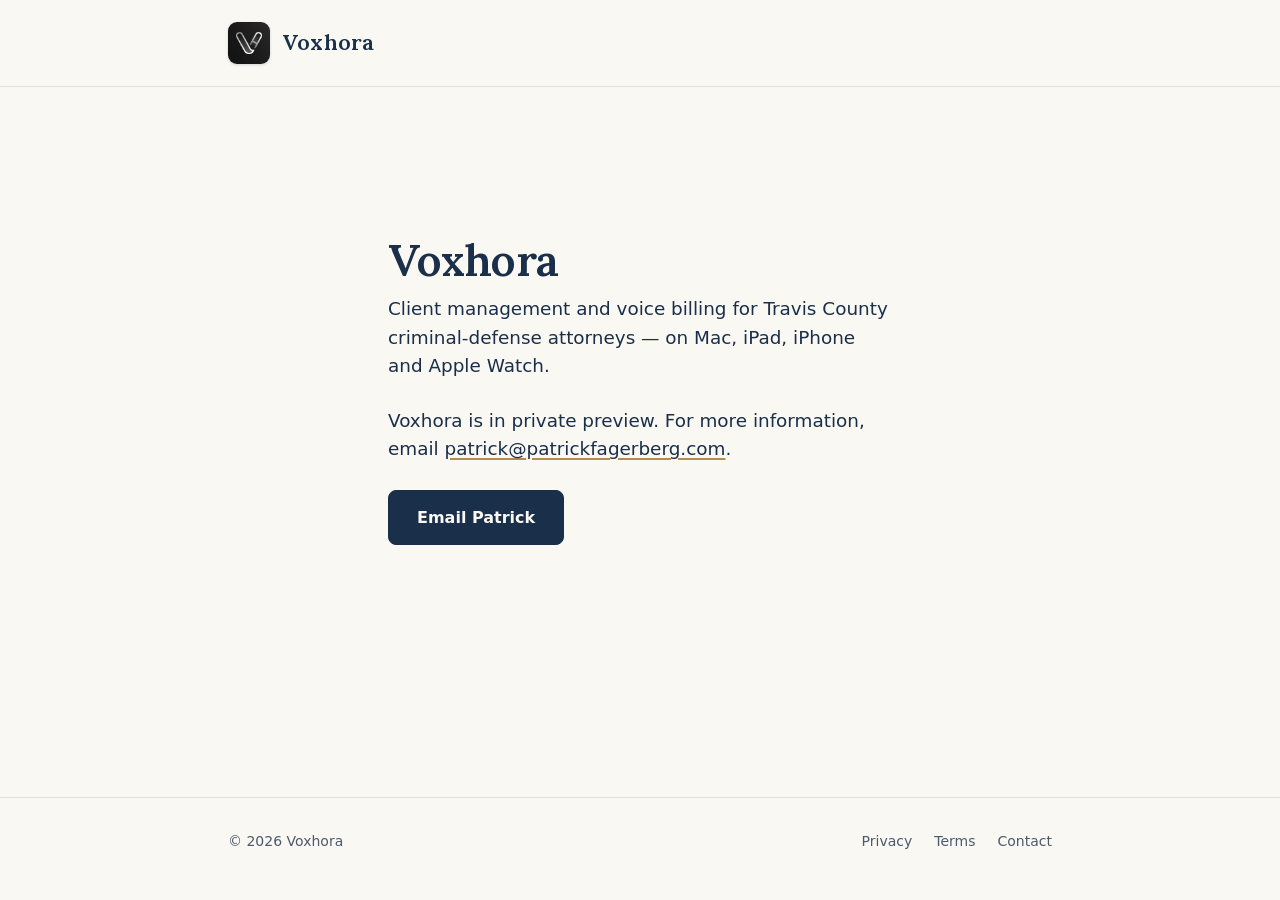
<file: index.html>
<!doctype html>
<html lang="en">
<head>
  <meta charset="utf-8">
  <meta name="viewport" content="width=device-width, initial-scale=1">
  <title>Voxhora — private preview</title>
  <meta name="description" content="Voxhora — client management and voice billing for Travis County criminal-defense attorneys. In private preview.">
  <link rel="icon" type="image/png" sizes="32x32" href="/favicon-32.png">
  <link rel="apple-touch-icon" href="/apple-touch-icon.png">
  <link rel="stylesheet" href="/styles.css">
  <meta property="og:type" content="website">
  <meta property="og:site_name" content="Voxhora">
  <meta property="og:title" content="Voxhora — private preview">
  <meta property="og:description" content="Client management and voice billing for Travis County criminal-defense attorneys. In private preview.">
  <meta property="og:url" content="https://voxhora.app/">
  <meta property="og:image" content="https://voxhora.app/voxhora-social-card.png">
  <style>
    .preview { min-height: 70vh; display: flex; align-items: center; }
    .preview .wrap { max-width: 560px; }
    .preview h1 { margin-bottom: 10px; }
    .preview .lead { font-size: 1.15rem; line-height: 1.55; margin: 0 0 26px; }
  </style>
</head>
<body>

<header class="site-header">
  <div class="wrap">
    <a href="/" class="brand">
      <img src="/voxhora-logo.png" class="v-mark" alt="Voxhora">
      <span class="v-word">Voxhora</span>
    </a>
  </div>
</header>

<main class="preview">
  <div class="wrap">
    <h1>Voxhora</h1>
    <p class="lead">Client management and voice billing for Travis County criminal-defense attorneys — on Mac, iPad, iPhone and Apple Watch.</p>
    <p class="lead">Voxhora is in private preview. For more information, email <a href="mailto:patrick@patrickfagerberg.com?subject=Voxhora">patrick@patrickfagerberg.com</a>.</p>
    <a class="btn btn-primary" href="mailto:patrick@patrickfagerberg.com?subject=Voxhora">Email Patrick</a>
  </div>
</main>

<footer class="site-footer">
  <div class="wrap">
    <div>© 2026 Voxhora</div>
    <nav>
      <a href="/privacy.html">Privacy</a>
      <a href="/terms.html">Terms</a>
      <a href="mailto:patrick@patrickfagerberg.com?subject=Voxhora">Contact</a>
    </nav>
  </div>
</footer>

</body>
</html>
</file>
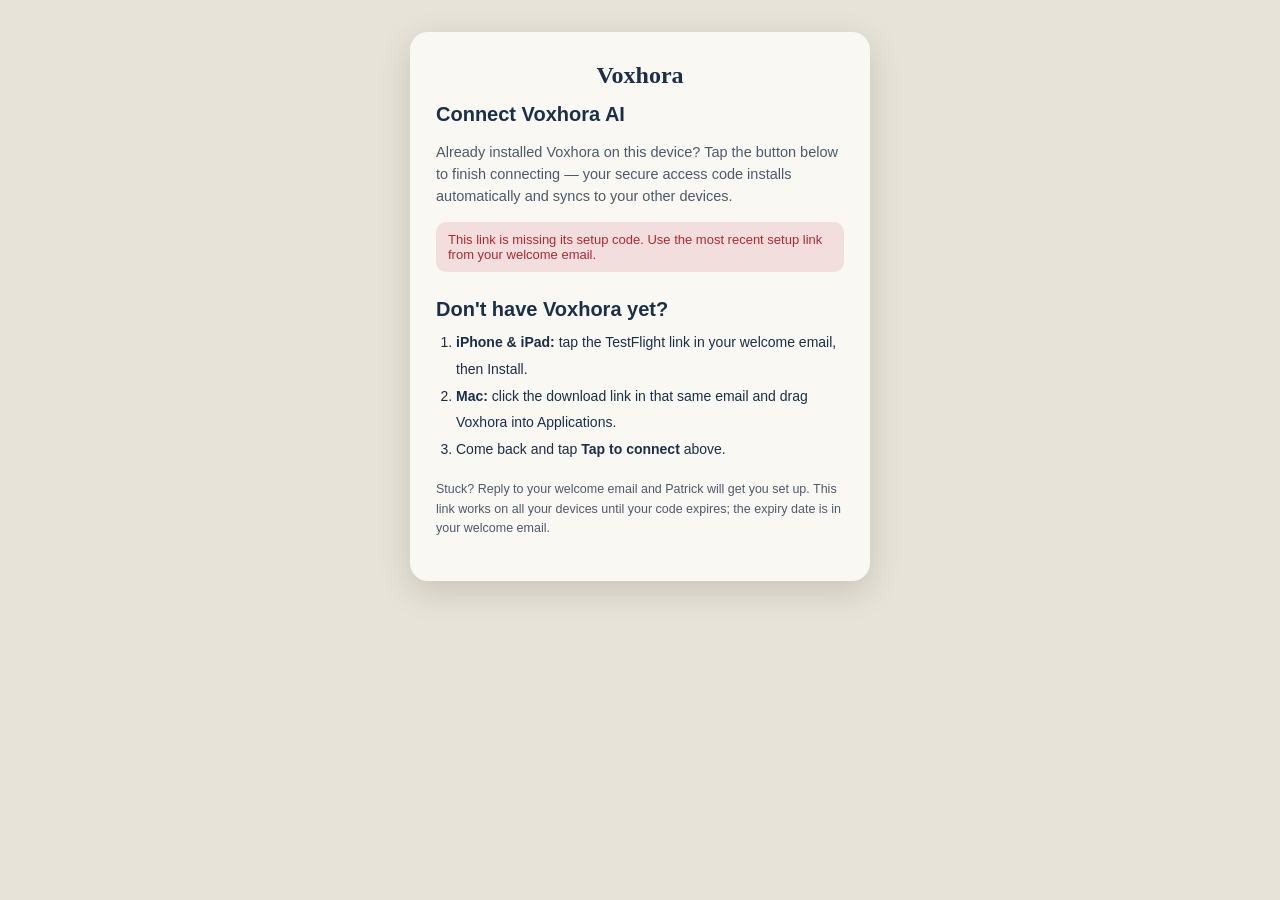
<file: connect/index.html>
<!doctype html>
<html lang="en">
<head>
  <meta charset="utf-8">
  <meta name="viewport" content="width=device-width, initial-scale=1">
  <title>Connect Voxhora</title>
  <style>
    :root{--paper:#faf8f3;--ink:#1a2f4a;--inkSoft:#4d5a6e;--gold:#b08d57;--blue:#2a5a90;--green:#2e7d4f;--line:#e3ddcd;}
    *{box-sizing:border-box;font-family:-apple-system,BlinkMacSystemFont,"Segoe UI",Helvetica,Arial,sans-serif;}
    body{background:#e7e3d8;margin:0;padding:32px 18px;color:var(--ink);display:flex;justify-content:center;}
    .card{background:var(--paper);max-width:460px;width:100%;border-radius:18px;box-shadow:0 10px 34px rgba(0,0,0,.14);padding:30px 26px;}
    .logo{font-family:Georgia,serif;font-weight:700;font-size:24px;text-align:center;margin-bottom:4px;}
    h1{font-size:20px;margin:14px 0 8px;}
    p{font-size:14.5px;line-height:1.55;color:var(--inkSoft);}
    .btn{display:block;width:100%;text-align:center;font-size:16px;font-weight:700;padding:14px;border-radius:12px;border:none;margin-top:16px;text-decoration:none;}
    .btn-gold{background:var(--gold);color:#fff;}
    .steps{font-size:14px;line-height:1.9;color:var(--ink);padding-left:20px;margin:8px 0;}
    .muted{font-size:12.5px;color:var(--inkSoft);margin-top:18px;}
    .err{display:none;background:#f3dede;color:#b02a32;border-radius:10px;padding:10px 12px;font-size:13px;margin-top:14px;}
  </style>
</head>
<body>
  <div class="card">
    <div class="logo">Voxhora</div>
    <h1>Connect Voxhora AI</h1>
    <p>Already installed Voxhora on this device? Tap the button below to finish connecting — your secure access code installs automatically and syncs to your other devices.</p>
    <a id="connectBtn" class="btn btn-gold" href="#">Tap to connect</a>
    <div id="noCode" class="err">This link is missing its setup code. Use the most recent setup link from your welcome email.</div>

    <!-- 2026-08-11: the old step 2 sent people to /download, which bounced to
         the /start code gate — a circle. And "Apple emailed it" was wrong once
         invites moved to the public link in the welcome email. -->
    <h1 style="margin-top:26px;">Don't have Voxhora yet?</h1>
    <ol class="steps">
      <li><b>iPhone &amp; iPad:</b> tap the TestFlight link in your welcome email, then Install.</li>
      <li><b>Mac:</b> click the download link in that same email and drag Voxhora into Applications.</li>
      <li>Come back and tap <b>Tap to connect</b> above.</li>
    </ol>
    <p class="muted">Stuck? Reply to your welcome email and Patrick will get you set up. This link works on all your devices until your code expires; the expiry date is in your welcome email.</p>
  </div>

  <script>
    // Read ?code= and wire the "Tap to connect" button to the voxhora:// scheme
    // so an already-installed app opens its onOpenURL connect handler. (When the
    // universal link is fully live + the app is installed, iOS/macOS opens the
    // app directly and this page is never shown.)
    var code = new URLSearchParams(location.search).get("code");
    var btn = document.getElementById("connectBtn");
    if (code) {
      btn.setAttribute("href", "voxhora://connect?code=" + encodeURIComponent(code));
    } else {
      btn.style.display = "none";
      document.getElementById("noCode").style.display = "block";
    }
  </script>
</body>
</html>
</file>
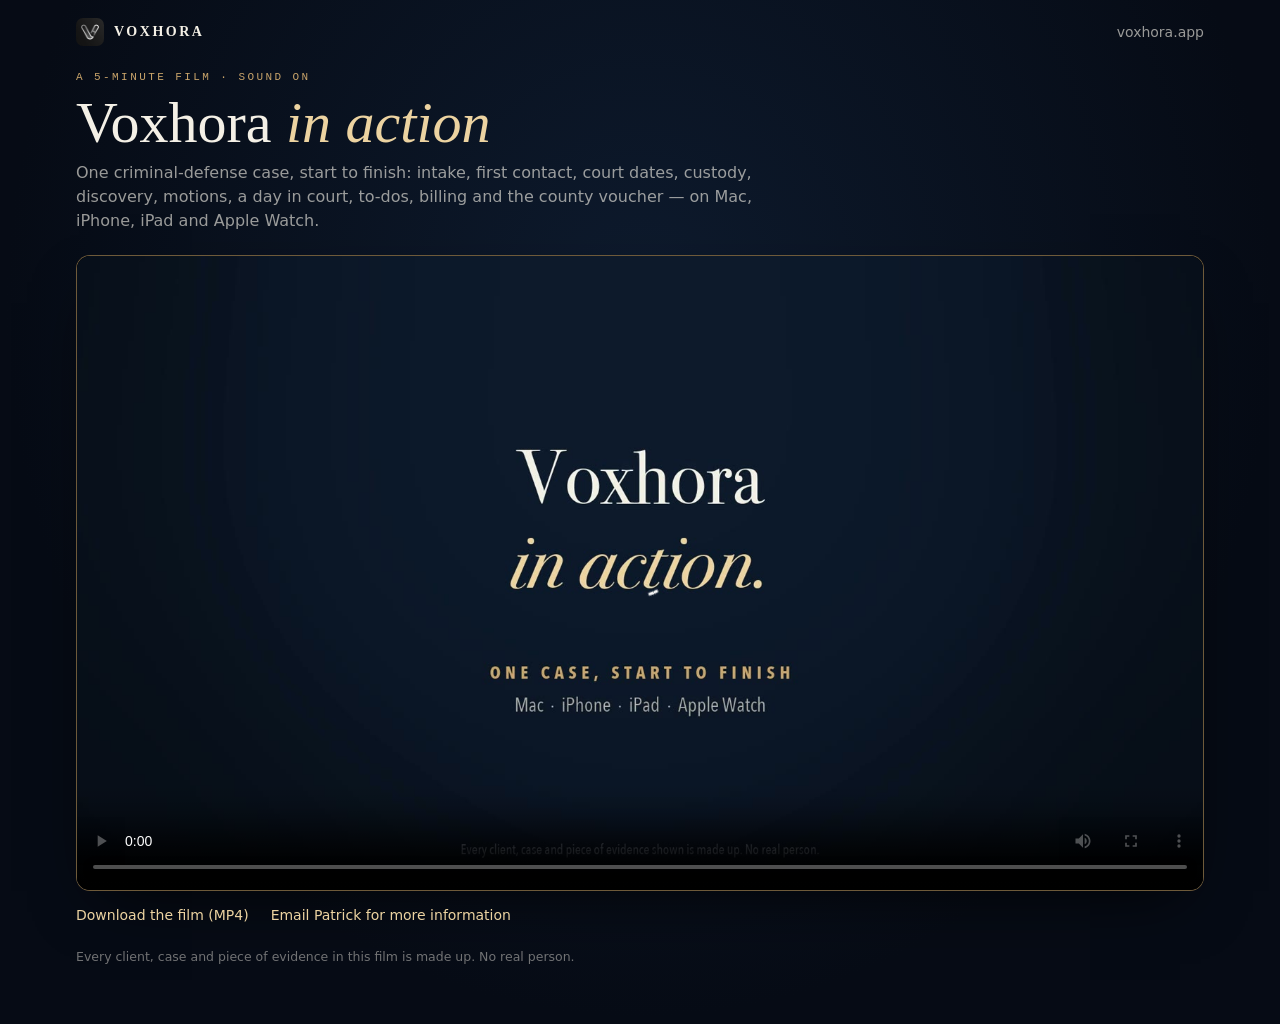
<file: film/index.html>
<!doctype html>
<html lang="en">
<head>
  <meta charset="utf-8">
  <meta name="viewport" content="width=device-width, initial-scale=1, viewport-fit=cover">
  <title>Voxhora in action</title>
  <meta name="description" content="Voxhora in action: one criminal-defense case, start to finish, on Mac, iPhone, iPad and Apple Watch.">
  <link rel="icon" type="image/png" sizes="32x32" href="/favicon-32.png">
  <link rel="apple-touch-icon" href="/apple-touch-icon.png">
  <meta property="og:type" content="video.other">
  <meta property="og:site_name" content="Voxhora">
  <meta property="og:title" content="Voxhora in action">
  <meta property="og:description" content="One criminal-defense case, start to finish, on Mac, iPhone, iPad and Apple Watch.">
  <meta property="og:url" content="https://voxhora.app/film/">
  <meta property="og:image" content="https://voxhora.app/film/poster.jpg">
  <meta property="og:video" content="https://voxhora.app/film/voxhora-in-action.mp4">
  <meta name="twitter:card" content="summary_large_image">
  <style>
    :root { color-scheme: dark; --gold:#c9a46a; --gold-hi:#ecd3a1; --cream:#f4f0e6; --mist:rgba(244,240,230,.62); }
    * { box-sizing: border-box; }
    html, body { margin: 0; min-height: 100%; background: #060b15; color: var(--cream);
      font-family: -apple-system, BlinkMacSystemFont, "SF Pro Text", system-ui, sans-serif; }
    body { background: radial-gradient(ellipse at 50% 30%, #0d1a2d 0%, #060b15 70%); }
    .top { display:flex; align-items:center; justify-content:space-between; max-width:1160px; margin:0 auto; padding:18px 16px; }
    .top a { color: var(--mist); text-decoration:none; font-size:14px; }
    .top a:hover { color: var(--gold-hi); }
    .brand { display:flex; align-items:center; gap:10px; font: 600 15px/1 Didot,"Bodoni 72",Georgia,serif; letter-spacing:.18em; color: var(--cream) !important; }
    .brand img { width:28px; height:28px; border-radius:7px; }
    main { max-width:1160px; margin:0 auto; padding: 8px 16px 48px; }
    .eyebrow { font: 500 11px/1 Menlo, ui-monospace, monospace; letter-spacing:.22em; text-transform:uppercase; color: var(--gold); }
    h1 { font: 500 clamp(34px,5.6vw,58px)/1.04 Didot,"Bodoni 72",Georgia,serif; margin: 10px 0 8px; }
    h1 em { color: var(--gold-hi); }
    .lede { color: var(--mist); font-size: 16px; line-height: 1.5; margin: 0 0 22px; max-width: 720px; }
    .player { border-radius: 14px; overflow: hidden; border: 1px solid rgba(201,164,106,.55);
      box-shadow: 0 24px 60px -24px rgba(0,0,0,.8); background:#000; }
    video { display:block; width:100%; height:auto; aspect-ratio:16/9; background:#000; }
    .row { display:flex; flex-wrap:wrap; gap:12px 22px; align-items:center; margin-top:16px; color: var(--mist); font-size:14px; }
    .row a { color: var(--gold-hi); text-decoration:none; }
    .row a:hover { text-decoration: underline; }
    .note { margin-top: 26px; font-size: 12.5px; color: rgba(244,240,230,.45); }
  </style>
</head>
<body>
  <header class="top">
    <a class="brand" href="/"><img src="/voxhora-logo.png" alt="">VOXHORA</a>
    <a href="/">voxhora.app</a>
  </header>
  <main>
    <div class="eyebrow">A 5-minute film · sound on</div>
    <h1>Voxhora <em>in action</em></h1>
    <p class="lede">One criminal-defense case, start to finish: intake, first contact, court dates, custody, discovery, motions, a day in court, to-dos, billing and the county voucher — on Mac, iPhone, iPad and Apple Watch.</p>
    <div class="player">
      <video src="voxhora-in-action.mp4?v=20261014" poster="poster.jpg" controls playsinline preload="metadata"
             aria-label="Voxhora in action, a five-minute film"></video>
    </div>
    <div class="row">
      <a href="voxhora-in-action.mp4" download>Download the film (MP4)</a>
      <a href="mailto:patrick@patrickfagerberg.com?subject=Voxhora">Email Patrick for more information</a>
    </div>
    <p class="note">Every client, case and piece of evidence in this film is made up. No real person.</p>
  </main>
</body>
</html>
</file>
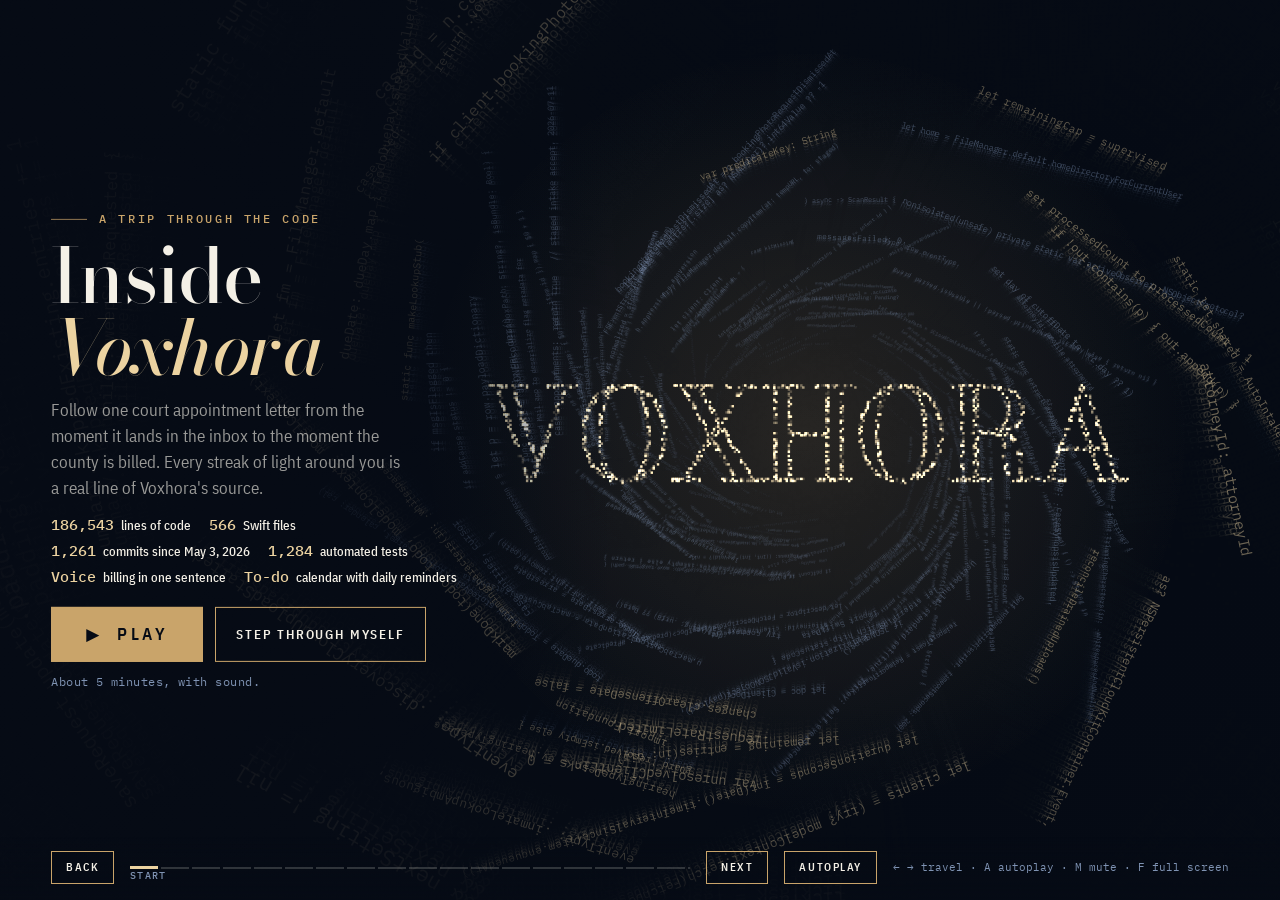
<file: inside/index.html>
<!doctype html>
<html lang="en">
<head>
<meta charset="utf-8">
<meta name="viewport" content="width=device-width, initial-scale=1, viewport-fit=cover">
<meta name="description" content="A trip through the inside of Voxhora.">
<link rel="icon" href="/favicon-32.png">
<meta charset="utf-8">
<title>Inside Voxhora</title>
<link rel="preconnect" href="https://fonts.googleapis.com">
<link rel="preconnect" href="https://fonts.gstatic.com" crossorigin>
<link rel="stylesheet" href="https://fonts.googleapis.com/css2?family=Bodoni+Moda:ital,opsz,wght@0,6..96,500;0,6..96,700;1,6..96,500&family=IBM+Plex+Mono:wght@400;500&family=IBM+Plex+Sans+Condensed:wght@400;500;600&display=swap">
<style>
/* Layout: one full-bleed canvas "wormhole" built from the app's real source lines; a docked caption panel narrates each station of a case's trip through the software. Deliberately single dark world. */
:root{
  --void:#060b15; --deep:#0d1a2d; --gold:#c9a46a; --gold-hi:#ecd3a1; --cream:#f4f0e6; --steel:#7f93b3; --mist:rgba(244,240,230,.62);
  --display:"Bodoni Moda","Didot","Bodoni 72",Georgia,serif;
  --body:"IBM Plex Sans Condensed","Arial Narrow",system-ui,sans-serif;
  --mono:"IBM Plex Mono",ui-monospace,Menlo,monospace;
  color-scheme:dark;
}
[hidden]{display:none!important}
html,body{height:100%;margin:0;background:var(--void);color:var(--cream);overflow:hidden}
body{font-family:var(--body);-webkit-font-smoothing:antialiased}
canvas#sky{position:fixed;inset:0;width:100%;height:100%;display:block}
.vignette{position:fixed;inset:0;pointer-events:none;background:radial-gradient(ellipse at 63% 48%,transparent 40%,rgba(6,11,21,.7) 100%),linear-gradient(90deg,rgba(6,11,21,.92) 0%,rgba(6,11,21,.78) 30%,rgba(6,11,21,0) 48%)}
.tapgate{position:fixed;inset:0;z-index:10;display:flex;flex-direction:column;align-items:center;justify-content:center;gap:14px;border:0;background:rgba(6,11,21,.72);color:var(--cream);cursor:pointer;padding:0}
.tapgate:hover,.tapgate:focus-visible{background:rgba(6,11,21,.62);color:var(--cream)}
.tapgate-btn{width:110px;height:110px;border-radius:50%;background:var(--gold);color:var(--void);font-size:40px;display:flex;align-items:center;justify-content:center;padding-left:8px;box-shadow:0 0 0 14px rgba(201,164,106,.18)}
.tapgate-label{font:500 clamp(30px,5vw,46px)/1 var(--display)}
.tapgate-sub{font:500 13px/1 var(--mono);letter-spacing:.22em;text-transform:uppercase;color:var(--gold)}
@media (max-width:760px){.vignette{background:radial-gradient(ellipse at 50% 32%,transparent 35%,rgba(6,11,21,.7) 100%),linear-gradient(0deg,rgba(6,11,21,.95) 0%,rgba(6,11,21,.8) 45%,rgba(6,11,21,0) 62%)}}
.panel{position:fixed;left:clamp(16px,4vw,56px);top:50%;transform:translateY(-50%);width:min(440px,calc(100vw - 32px));display:grid;gap:14px;z-index:3;transition:opacity .6s ease,transform .6s ease}
.panel.out{opacity:0;transform:translateY(calc(-50% + 14px))}
.eyebrow{font:500 12px/1 var(--mono);letter-spacing:.22em;text-transform:uppercase;color:var(--gold);display:flex;gap:12px;align-items:center}
.eyebrow .rule{flex:0 0 36px;height:1px;background:var(--gold);opacity:.7}
h1{font:500 clamp(40px,6.2vw,76px)/.95 var(--display);margin:0;letter-spacing:-.01em;text-wrap:balance}
h1 em{font-style:italic;color:var(--gold-hi)}
.lede{font:400 clamp(16px,1.35vw,19px)/1.5 var(--body);color:var(--mist);margin:0;max-width:40ch}
.facts{display:flex;flex-wrap:wrap;gap:8px 18px;margin:2px 0 0;padding:0;list-style:none}
.facts li{font:500 13px/1.3 var(--body);color:var(--cream);display:flex;gap:7px;align-items:baseline}
.facts b{font:500 15px/1 var(--mono);color:var(--gold-hi);font-variant-numeric:tabular-nums}
.code{margin:4px 0 0;padding:14px 16px;border:1px solid rgba(201,164,106,.28);background:rgba(13,26,45,.72);backdrop-filter:blur(6px);-webkit-backdrop-filter:blur(6px);font:400 11.5px/1.6 var(--mono);color:#cfd8e6;white-space:pre;overflow:hidden;min-height:9.6em;max-width:100%}
.code .kw{color:var(--gold-hi)} .code .ty{color:#9fc3ff} .code .caret{display:inline-block;width:.55em;height:1.05em;background:var(--gold);vertical-align:-2px;animation:blink 1s steps(1) infinite}
.file{font:400 11.5px/1 var(--mono);color:var(--steel);letter-spacing:.04em}
@keyframes blink{50%{opacity:0}}
.start{display:flex;gap:12px;flex-wrap:wrap;margin-top:6px}
button{font:600 13px/1 var(--body);letter-spacing:.14em;text-transform:uppercase;border:1px solid var(--gold);background:transparent;color:var(--cream);padding:13px 20px;cursor:pointer;transition:background .25s,color .25s}
button:hover,button:focus-visible{background:var(--gold);color:var(--void);outline:none}
button.solid{background:var(--gold);color:var(--void)}
button.solid:hover{background:var(--gold-hi)}
button.play{font-size:17px;padding:18px 34px;letter-spacing:.2em}
.dock{position:fixed;left:0;right:0;bottom:0;padding:14px clamp(16px,4vw,56px) calc(16px + env(safe-area-inset-bottom,0px));display:flex;align-items:center;gap:16px;z-index:4;background:linear-gradient(transparent,rgba(6,11,21,.85))}
.ticks{flex:1;display:flex;gap:3px;min-width:0;overflow:hidden}
.tick{flex:1 1 0;min-width:0;height:22px;position:relative;cursor:pointer;background:none;border:0;padding:0}
.tick::before{content:"";position:absolute;left:0;right:0;top:10px;height:2px;background:rgba(244,240,230,.18);transition:background .3s}
.tick.done::before{background:rgba(201,164,106,.55)} .tick.on::before{background:var(--gold-hi);height:3px;top:9px}
.tick span{position:absolute;left:0;bottom:-2px;font:500 9.5px/1 var(--mono);letter-spacing:.12em;text-transform:uppercase;color:var(--steel);white-space:nowrap;opacity:0;transition:opacity .3s}
.tick:hover span,.tick.on span{opacity:1}
.dock button{padding:10px 14px;font-size:11px}
.hint{font:400 11px/1.3 var(--mono);color:var(--steel);white-space:nowrap}
@media (max-width:760px){
  .panel{top:auto;bottom:74px;transform:none;gap:10px}
  .panel.out{transform:translateY(14px)}
  .code{display:none}
  .hint,.tick span{display:none}
  h1{font-size:38px}
}
@media (prefers-reduced-motion:reduce){.panel{transition:none}.code .caret{animation:none}}
</style>
</head>
<body>
<audio id="music" src="soundtrack.mp3" preload="auto" loop></audio>
<canvas id="sky" aria-hidden="true"></canvas>
<div class="vignette"></div>
<button id="tapgate" class="tapgate" hidden aria-label="Start Inside Voxhora with sound"><span class="tapgate-btn" aria-hidden="true">&#9654;</span><span class="tapgate-label">Tap to start</span><span class="tapgate-sub">with sound</span></button>
<section class="panel" id="panel" aria-live="polite">
  <div class="eyebrow" id="eyebrow"><span class="rule"></span><span id="eyetext">A trip through the code</span></div>
  <h1 id="title">Inside <em>Voxhora</em></h1>
  <p class="lede" id="lede">Follow one court appointment letter from the moment it lands in the inbox to the moment the county is billed. Every streak of light around you is a real line of Voxhora's source.</p>
  <ul class="facts" id="facts"></ul>
  <pre class="code" id="code" aria-label="Source excerpt"></pre>
  <div class="file" id="file"></div>
  <div class="start" id="startRow"><button class="solid play" id="play" aria-label="Play the presentation with music">&#9654;&nbsp; Play</button><button id="begin">Step through myself</button></div>
  <div class="file" id="playnote">About 5 minutes, with sound.</div>
</section>
<nav class="dock" aria-label="Stations">
  <button id="prev" aria-label="Previous station">Back</button>
  <div class="ticks" id="ticks"></div>
  <button id="next" aria-label="Next station">Next</button>
  <button id="auto">Autoplay</button>
  <button id="mute" aria-pressed="false" hidden>Mute</button>
  <span class="hint">← → travel · A autoplay · M mute · F full screen</span>
</nav>
<script>window.__VOX__={"pool":["struct Section: Equatable, Identifiable {","nonisolated(unsafe) private static var activeObserver: NSObjectProtocol?","installedVersion()?.isEmpty == false","funModeSoundKeyIPad = u.funModeSoundKeyIPad","if honorKillSwitch && isDisabled { return nil }","case .error(let detail):","static func concreteTypeIdentifier(from registered: [String]) -> String? {","eventType: .attorneyProfileBootstrapped,","case couldNotDetermine","let hangCount: Int","permissionGranted: !denied,","guard parsed.isUsable || !parsed.printedName.isEmpty else { return nil }","switch http.statusCode {",") async -> ScanResult {","clientName: String,","import Foundation","case .networkError(let message):","static let allowedExtensions: Set<String> = [","DiscoveryAutoRetryPolicy.isEligible(mirrored) else { continue }","let outcome: Outcome","Task.detached(priority: .background) { [causeNumber, attorneyId] in","var funModeSoundKeyWatchOS: String","let clients = (try? modelContext.fetch(FetchDescriptor<Client>(","case .temporarilyUnavailable:  return .temporarilyUnavailable","guard !resolved.isEmpty else {","UnmatchedIntakeRegistry.shared.remove(path: url.path)","todo.dueDate = TodoDueDay.storedValue(forDay: dueDay, calendar: cal)","request.recognitionLevel = .accurate","var components = DateComponents()","return existing.id","private nonisolated static func performInstall(","let attorneyId: String","attorneyId: attorneyId","calendar: Calendar = .current","private func periodicSafetyNetTick() async {","FileHandle.standardError.write(","saveRequest.update(mutableContact)","eventType: .modelSaveFailed,","followUpEmailTemplatesJSON = p.followUpEmailTemplatesJSON","if current.count > prefix.count,","client.appointmentNumber = parsed.appointmentNumber","intents.removeAll { intent in timedOut.contains { $0.id == intent.id } }","if client.schemaVersion < 13 {","let t = stderr.trimmingCharacters(in: .whitespacesAndNewlines)","static func extractCauseNumber(from path: String) -> String? {","static let shared = CloudSyncMonitor()","case network(String)","case .cancelled:      resolved = .cancelled","pdf.insert(page, at: pdf.pageCount)","changedCount += 1","eventType: .inmateLookupAmbiguous,","var sourceTag: String {","guard sysctl(&procName, 3, &buffer, &size, nil, 0) == 0,","throw DropboxAPIError.pathError(body: body)","stagingEmpty: dir.map { stagingIsEmpty($0) } ?? false,","context.insert(e)","return events.contains { event in","if msgIsFlagged then","targetClientName: String,","attorneyId: todo.attorneyId","var processed = 0","todo.dueDate = TodoDueDay.storedValue(forDay: target, calendar: cal)","targetCase.arrestDate = arrestDate","as? NSPersistentCloudKitContainer.Event,","let home = FileManager.default.homeDirectoryForCurrentUser",".trimmingCharacters(in: .whitespaces)","if addCause.status != 0 {","dropboxPath: path","width: pageRect.width * renderScale,","content: content,","for cause in batch {","job: AgentJob,","case .processed: result.processed += 1","result.remaining = candidateCount(modelContext: modelContext)","while stripped {","let clientId: PersistentIdentifier",".data(using: .utf8) ?? Data()","case entries, cursor","return abs(now.timeIntervalSince(creationDate)) < 180","let r2 = Range(match.range(at: 2), in: trimmed),","let date: Date","let profile = (try? modelContext.fetch(profileDescriptor))?.first",".padding(.vertical, 8)","if wasEnabled {","c.archived = archived",".compactMap { $0.topCandidates(1).first?.string }","let remainingCap = supervised","_ caseRow: Case, isScover: Bool, scoverMap: [String: String],","let recentCutoff = now.addingTimeInterval(-14 * 24 * 60 * 60)","self = .call(field: field)","let superseded = decision.superseded","func openItem(url: URL, dropboxPath: String?, isBundle: Bool) {","static let shared = AutoIntakeWatcher()","static func forcePollAllActive(","let c = cal.dateComponents([.year, .month, .day], from: date)","guard !results.isEmpty else {","case .parseFailure(let message):","let timeZoneId = profile.reminderTimeZoneId","if let email = try? await fetchAccountEmail(accessToken: tokens.accessToken) {","@Published var pending: Pending?","let size = (attrs?[.size] as? NSNumber)?.int64Value ?? -1","eventType: .discoveryDownloadFailed,","&& nextSetting != nil","try? FileManager.default.copyItem(at: tempURL, to: staged)","note: ClientNote,",".requestRateLimited,","todo.clientId = clientId","let matchedClient: Client?","case .appointments:  return true   // staged intake accept, 2026-07-11","targetCase.bookingNumber = bookingNumber","let trimmed = input.trimmingCharacters(in: .whitespacesAndNewlines)","if repaired > 0 {","defendantName: name, firstSeenAt: stamp, byteCount: size),","Spacer(minLength: 12)","eventType: .discoveryCloudUploadStarted,","let encoder = JSONEncoder()","init(batch: [CandidateEvent], stored: [CalendarEvent], caseFiles: [Case]) {","let job = try await AgentJobsClient.shared.jobStatus(jobId: cloudJobId)","UserDefaults.standard.set(true, forKey: Self.everSyncedKey)","return job.status == .downloading","markDone(todo: todo, modelContext: modelContext)","changed = true","#if VOXHORA_TODOS","if profile.schemaVersion < 18 {","if profile.schemaVersion < 10 {","c.updatedAt = Date()","attorneyId: canonId,","guard !cases.isEmpty else {","let changed = CaseTrunk.updatePleaOffer(","case .clientRowNotFound:","let durationSeconds = Int(Date().timeIntervalSince(item.enqueuedAt))","&& !skipText.isEmpty && skipText.count < 1500","summary.skippedExisting.entries += 1","static func normalizeToDigits(_ raw: String) -> String {","type: row.eventType,","let relativePath = iCloudContainerHelper.relativePath(","private func engageSleepAssertion() {","case running          // active in manager OR cloud agent","} else if prevBooking != detail.bookingNumber && !prevBooking.isEmpty {","case kitMissing","-- pile-up. Swift side detects batchLimitReached","let attrs = try? FileManager.default.attributesOfItem(atPath: url.path)","defer { self.inFlight.remove(path) }","let doc = ClientDoc(","attorneyId: profile.attorneyId","bookingPhotoRequestDismissedAt = c.bookingPhotoRequestDismissedAt","!group.items.isEmpty {","let panelSize = NSSize(width: 520, height: 90)","current.append(byte)","for row in parsed.causes {","Self.runOsascript(script, timeoutSeconds: 200)","if let responsiveness = payload.applicationResponsivenessMetrics,","u.macTabCustomizationData = macTabCustomizationData","return cached.url","let key = appt.trimmingCharacters(in: .whitespacesAndNewlines)","await self?.refresh()","let client: Client","set day of cutoffDate to \\(c.day ?? 1)","var predicateKey: String","client.inmateLastChecked = previousInmateLastChecked","b.appVersion = appVersion","dispatchedPaths.insert(path)","guard !AutoIntakeWatcher.loginRecentlyRejected() else {","periodicScanScheduler?.invalidate()","import SQLite3","p.clientNameAliasesJSON = clientNameAliasesJSON","@discardableResult","static var ledgerFileURL: URL = {","guard sessionStartedAt == nil else { return }","deletedBytes += size","onProgress: ((Int, Int) -> Void)? = nil","guard client.needsBookingPhotoRequest else { continue }","let key: String",".dropFirst()   // outer error already logged separately","if case .committed = self { return true }","if !out.contains(p) { out.append(p) }","await Task.detached(priority: .userInitiated) { () -> String in","var failedMoves: [PlannedMove] = []","static func settingText(_ raw: String) -> String {","FileManager.default.urls(for: .downloadsDirectory, in: .userDomainMask).first","messagesMatched: matched,","for causeDir in causeDirs {","JurisdictionRegistry.resetCache()","billTimeEntryModeIOS = p.billTimeEntryModeIOS","migrationPlan: VoxhoraMigrationPlan.self,","let url = URL(fileURLWithPath: path)","static func startObservingImports(container: ModelContainer) {","let desiredName = pcFilename(cause: cause)","private func ensurePolling() {",".compactMap { $0 as? UIWindowScene }","guard inCustodyOnly else { return true }","profile.schemaVersion = 5","let normalized = stored.roundedToTenth","eventType: .caseSynopsisUpdated,","guard claimPass() else {","watchClientsLimit = p.watchClientsLimit","eventType: .intakeUnmatchedTrashed,","filename = d.filename","ctx.endPDFPage()","FSEventStreamInvalidate(stream)","let p = row.payloadDictionary","while !sweepStopRequested {","guard enumerateFiles(in: stagingDir).isEmpty else { return }","try context.save()","case .red:        return .voxRed","struct EntryBackup: Codable {","var errorDescription: String? {","var subject: String","enum ActiveRosterEntries {","while quiet < Self.sweepSettleSeconds, !sweepStopRequested, waited < 30 * 60 {","let descriptor = FetchDescriptor<CalendarEvent>(","let stderrPipe = Pipe()","return arguments[(subcommandIdx + 1)...].contains {","-- forced Mail.app to deserialize flag metadata for","excludeFromBackup(dir)","at: subfolderURL,","guard let classification = classify(","if loose.fileCount > 0 { result.append(loose) }","case newDevice","let oldByteCount = doc.filename.utf8.count","groups.append(EvidenceGroup(folderURL: sub, label: label, items: items))","let full = fileURL.standardizedFileURL.path","calendarSegment = u.calendarSegment","let failed: Int","let descriptor = FetchDescriptor<ClientDoc>(predicate: #Predicate {","task.executableURL = URL(fileURLWithPath: launchPath)","return procs.prefix(actual).compactMap { proc in","let escPrefix = escape(agentPrefix)","if !cause.isEmpty { e.causeNumber = cause }","var requiresAuth: Bool { false }","bumpedCount += 1","let failed = terminal.filter { $0.state == .failed }.count","let pathLower: String?","try? fm.moveItem(at: previous, to: managedRoot)","caseId = n.caseId","c.folderReference = folderReference","enum AttorneyProfileSchemaV7Bootstrap {","if let detector = currentDetector(),","self.hidePanel()","changes.clearOffenseDate = false","static func pickPCPath(","attorneyId: client.attorneyId,","if FileManager.default.fileExists(atPath: move.targetURL.path) {","for (placeholder, value) in subs {","if self.apptToMessageId.count > 1000 {","set processedCount to processedCount + 1","if held.insert(key).inserted { return false }","if changed { profile.letterTemplatesV2 = shelf }","let fm = FileManager.default","var bookingNumber: String","c.inmateBookingDate = inmateBookingDate","guard let self else { return }","x: pageW / 2, topY: topY + 1, maxWidth: 320, align: .center)","private var periodicScanScheduler: NSBackgroundActivityScheduler?","import SwiftData","case .healthy:","if pdfCount is 0 then","clientFolder.appendingPathComponent(targetCase.caseNumber, isDirectory: true),","letterKey: letterKey,","let key = try container.decode(String.self, forKey: .templateKey)","docId: String,","let phone2 = parsed.phone2Raw.trimmingCharacters(in: .whitespacesAndNewlines)","guard let url = URL(string: Self.baseURL + path) else {","guard preStatus == .authorized else { return }","return restored","modelContext: ModelContext","static func makeLookupStub(","messagesFailed: 0,","if JSONSerialization.isValidJSONObject(payload),","if let s = subActivity, !s.isEmpty { return s }","static func incorrectOffset(from error: Error) -> Int? {","startedAt: Date(),","caseNumber: caseRow.caseNumber,","let nameArray = Array(names)","if client.bookingPhotoRequestToken.isEmpty {","let url = FileManager.default.temporaryDirectory","reconcileDrainedUploads()","at: bulkInbox,","templateKey: templateKey","var result: CFTypeRef?","hearingTypeDesc = ev.hearingTypeDesc","private func reconcileCompletedPartials() {","nonisolated static func diagnosticLog(_ message: String) {","UserDefaults.standard.set(true, forKey: completedKey)",".appendingPathComponent(cause, isDirectory: true)","private var passSetAside: [String: Bool] = [:]","var unresolvedClientLinks = 0","modelContext: modelContext","dueDate: dueDay.map { TodoDueDay.storedValue(forDay: $0, calendar: cal) }","static func classify(caseType: String, caseNumber: String) -> CaseSeverity {","guard !reapedOrphanPIDs.isEmpty else { return }","k.offense = offense","var refused = SweepStatus(phase: .finished)","else if msgDate > maxReceived then","return queuedItems.firstIndex(where: { $0.id == item.id }).map { $0 + 1 }","let remaining = entries(in: dir)","guard !key.isEmpty else { continue }","let drift = event.date.timeIntervalSince(event.ingestedAt)","reimportToast = ReimportToast(","tickTask = Task { @MainActor [weak self] in","let granted = await ensurePermission()","reconcileCompletedPartials()","if anyCauseInTechShare == true { return nil }","for folderURL in entries {","caseType: candidate.caseType,","path: url.path,","targetCase.updatedAt = Date()","now.timeIntervalSince(wokeAt) >= Self.afterWake && !importRunning(now: now)","var dateLine: String","let field = try container.decode(PhoneField.self, forKey: .field)","var selectedTab: TabID = .today","let raw = profile.discoverySourceMode","private var isTechshareScanning: Bool = false","var restored = item","status.pleasCaptured += report.pleasCaptured","var voiceLearningEnabled: Bool","if batchLimitReached then exit repeat","return (fmt.string(from: minD), fmt.string(from: maxD))","var caseTypes: Set<CaseTypeOption> = []","client.updatePhone(.phone1, to: phone1)   // a changed number loses its ✓","static func isPartial(_ input: String) -> Bool {","let template = resolvedTemplate(profile)","for entry in result.failed {","static func scanClientFoldersCloud(",".filter { !$0.isEmpty }","filename: filename,","KeychainHelper.delete(KeychainHelper.KnownKey.dropboxAccessTokenExpiresAt)","lastAttemptedAt[cause] = nil","func cleanup() {",".sink { [weak self] pending in","for clientDir in clientDirs {","createdAt = n.createdAt","let key = CalendarEvent.normalizedCauseKey(cause)","func written(_ lang: String) -> String? {","if item.nextAutoRetryAt == nil {","AuditLogger.shared.log(","let topY = pageH - marginB - 16","phrase: String,","ctx.setLineWidth(1)","running.cloudJobId = nil          // populated by the Task on success","let archived: Bool","target = newCase","filename: url.lastPathComponent,","let y = Int(parts[0]),","let previousArchivedAt = doc.archivedAt",") async -> [EvidenceGroup] {","now: Date = Date()","hearingTypeDesc: cause.isCCAFirstAppearance","executableURL: URL(fileURLWithPath: managedVenvPython),",".transition(.move(edge: .top).combined(with: .opacity))","if !causeKey.isEmpty, ownership.causeKeys.contains(causeKey) { return true }","var queuedCount = 0","guard doc.byteCount > 0 else { return false }","unresolvedCauses.insert(key)","return try await send(request: request)","set cutoffDate to (current date)","var accountLocked: Bool = false","let rest = String(current.dropFirst(prefix.count))","return try? JSONDecoder().decode(KitManifest.self, from: data)","arrestDate: target.arrestDate,","var schemaVersion: Int","eventType: .todoCreated,   // reuse — operation key disambiguates","let matched = matchClient(","guard let config = context.container.configurations.first,","enum CaseSeverity: String, Codable {","eventType: .settingChanged,","var salutation: String","private func processPleaJson(path: String, modelContext: ModelContext) async {","var payloadJSON: Data","func complete(reopenHub: Bool) {","let device = self.deviceId","if !settingDates.isEmpty { return .ranThenStopped }","var remaining = 0","with timeout of 120 seconds","let siblingCount = (caseRow.client?.cases ?? [])","return DeleteOutcome(deleted: deleted, failedNames: failed)","result.ranSweep = true","nonisolated private static func escape(_ s: String) -> String {","p.reminderTimeZoneId = reminderTimeZoneId","x: x0 + colWhoX, topY: topY + 24, maxWidth: colWhoW)","var isWaitingForReader: Bool {","entries.removeAll { $0.path == path }","var defaultWatchStatusIndicators: [WatchStatusIndicator] { get }","let trimmed = line.trimmingCharacters(in: .whitespaces)","var attorneyId: String","guard result.files > 0 else { return }","e.subActivity = subActivity","f.timeZone = TimeZone(secondsFromGMT: 0)","windowDeleted += n","cause: String,","causeNumber: causeNumber,","macSweepTimer = timer","UserDefaults.standard.set(true, forKey: permissionRequestedKey)","options: .forDeleting,","clientId = t.clientId","try await iCloudContainerHelper.shared.copyIntoContainer(","now: Date = Date(),","static func loadCredentials() -> StoredCredentials? {","-- 2026-05-31 — GUARANTEE a unique on-disk name for","if FileManager.default.fileExists(atPath: file.path),","1.0,          // 1-second latency — balances responsiveness with batching","voiceUseTaughtAliases = p.voiceUseTaughtAliases","NotificationCenter.default.addObserver(","let raw = UserDefaults.standard.string(forKey: scoverRootDefaultsKey)?","proactiveRefusals.removeAll()","static func isSibling(_ filename: String, forCause cause: String) -> Bool {","task.isRunning","pendingPrompt = nil","subject: subject,","enum DiscoveryQueueWakePolicy {","finalizeStagingItem(itemId: item.id, finalState: downloadOutcome)","private func startAutoRetryLoop() {","private static func pdfRect(_ r: CGRect) -> CGRect {","observerToken = NotificationCenter.default.addObserver(","for number in bookingNumbers {","let previous = currentPaths","for i in 0..<numEvents {","client.cnContactIdentifier = resolvedIdentifier","|| event.clientName != c.clientName","switch name.lowercased() {","let rows = (try? modelContext.fetch(descriptor)) ?? []","result.failed += 1","if FileManager.default.fileExists(atPath: targetURL.path) {","switch mailTo {","set msgId to (id of msg) as string","byAdding: .day, value: -2, to: Calendar.current.startOfDay(for: now)) ?? now","return .ready(Draft(recipient: recipient, subject: subject, body: body))","let scoped = FetchDescriptor<Entry>(","return trimmed","private(set) var isConnected: Bool = false","let discoveryRoot = DiscoveryBulkInboxMigration.configuredDiscoveryRootURL()",".trimmingCharacters(in: .whitespacesAndNewlines)","return .legacyStore","isNewClient: true","cloudConfig = ModelConfiguration(","offense = k.offense","if let statute = changes.statute, statute != targetCase.statute {","errors.append(detail)","catch { didScheduleStagingReap = false }","let url = entry.url","guard let prefs = try? modelContext.fetch(descriptor) else { return }","private static func enumerateEvidenceCloudCanonical(","if rows.contains(where: { caseIds.contains($0.caseId) }) { return true }","for entry in entries {","guard !todo.done else { return }  // idempotent","report.attempted -= 1","case .noCodeInCallback:","clientDisplayName: candidate.client,","enum ActivityResolution: Equatable {","targetCase.userEntered = true","status.stoppedEarly = sweepStopRequested || interrupted","static var versionIdentifier: Schema.Version { Schema.Version(1, 0, 0) }","arrestBackfilledCount += 1","Task { @MainActor in","try Self.validate(resp: resp, data: data)","struct ReimportToast: Identifiable {",".map { Self.canonicalCause($0) }","defaults: UserDefaults = .standard,","func isFetching(causeNumber: String) -> Bool {","let filename: String?","defer { isRunning = false }","let content = UNMutableNotificationContent()","SELECT COUNT(*) FROM message","emailTemplatesV2JSON = p.emailTemplatesV2JSON","private var tcsoAuditDedupe = TCSOBookingPhotoIntake.AuditDedupe()","var court: Set<CourtOption> = []","let handle = try FileHandle(forReadingFrom: url)","-- (index 3) on its own auto-processed emails","a.attorneyId = attorneyId","&& !client.archived","modelContext.insert(event)","settledOverrideForTests ?? settle.isSettled(now: Date())","DiscoveryFolderScanner.clearCloudEvidenceCache()","customVocabularyJSON = p.customVocabularyJSON","let out = NSMutableData()","self.todoRouter?.handleNotificationTap(userInfo: userInfo)","rel = String(full.dropFirst(rootPath.count))","let result = await createCasesForClient(","guard attempt < maxAttempts else { throw error }","if let rows = try? modelContext.fetch(FetchDescriptor<Entry>(","enabled: Bool = true,","let actionId = response.actionIdentifier","installProgress = nil","enum FullBackupMigrator {","let rest = lower.dropFirst(base.count)","for fileURL in entries {","-- 2026-05-15 perf fix — capture Mail.app","manualPickerModeIOS = p.manualPickerModeIOS","clientID: client.persistentModelID,","let scheduler = NSBackgroundActivityScheduler(","var updatedCount = 0","[client.phone1, client.phone2]","guard !isPaused, isActive else { return }","guard let profiles = try? modelContext.fetch(descriptor) else { return }","predicate: #Predicate { $0.attorneyId == dupId }","guard !isSweeping else {","guard allowedExtensions.contains(ext) else {","if let profile {","anyCauseInTechShare: Bool?,","if ocrText.count >= ocrAcceptCharThreshold {","attorneyId: currentAttorneyId()","guard let events = try? modelContext.fetch(descriptor) else { return }","preferredLanguage: parsed.preferredLanguage","let tcsoCutoff = Calendar.current.date(byAdding: .day, value: -7, to: Date())","#if arch(arm64)","guard todo.archived else { return }","v.endDate = endDate","let stagingRoot = DiscoveryStagingUploader.stagingRoot","case .couldNotDetermine:","guard !clients.isEmpty else {","var cloudDeleted: Bool = false","messagesMatched: 0,","if !mine.isEmpty {","return (try? decoder.decode([String: Date].self, from: data)) ?? [:]","config.filter = .any(of: [.images, .livePhotos, .screenshots])","return (try? modelContext.fetch(descriptor))?","func setDisplayUnit(_ v: String, origin: DeviceLocalOrigin) {","t.schemaVersion = schemaVersion"],"snips":{"inbox":["func processTCSOBookingPhotoReplies(triggeredBy: String) async {","    #if os(macOS) && VOXHORA_MUGSHOT_REQUEST","    guard let modelContext else {","        return","    }","    guard let profile = try? modelContext.fetch(FetchDescriptor<AttorneyProfile>()).first else {","        return","    }","    guard profile.tcsoBookingPhotoRequestEnabled else {"],"intake":["static func heal(in modelContext: ModelContext, trigger: String) -> Int {","    if let lastSaveFailedAt, Date().timeIntervalSince(lastSaveFailedAt) < saveFailureBackoff { return 0 }","    let ledger = records(in: modelContext)","    guard !ledger.isEmpty else { return 0 }","    let descriptor = FetchDescriptor<Client>(","    )","    guard let roster = try? modelContext.fetch(descriptor) else { return 0 }","    let grouped = Dictionary(grouping: roster.filter { ledger[$0.appointmentNumber] != nil },","                             by: { $0.appointmentNumber })"],"trunk":["static func rowStillExists(_ client: Client) -> Bool {","    guard let context = client.modelContext else { return true }","    let pid = client.persistentModelID","    if context.insertedModelsArray.contains(where: { $0.persistentModelID == pid }) {","        return true","    }","    var d = FetchDescriptor<Client>(predicate: #Predicate { $0.persistentModelID == pid })","    d.fetchLimit = 1","    return ((try? context.fetchCount(d)) ?? 0) > 0"],"billing":["static func billIfNeeded(","    client: Client,","    profile: AttorneyProfile?,","    trigger: String,","    modelContext: ModelContext,","    notifyToast: Bool = true",") -> Outcome {","    guard !client.isPracticeClient, !client.archived, !client.pendingReview else {","        return .notEligible"],"docket":["    func isSettled(now: Date) -> Bool {","        now.timeIntervalSince(wokeAt) >= Self.afterWake && !importRunning(now: now)","    }","","    func behindReason(now: Date) -> String {","    }","}","","@MainActor static var settle = SweepSettle(wokeAt: Date())"],"discovery":["static func assign(_ subfolders: [Subfolder], to claimants: [Claimant]) -> Plan {","    var plan = Plan(owned: [:], unmatched: [])","    for sub in subfolders {","        let key = CauseNumber.key(sub.name)","        let owners = key.contains(where: \\.isNumber)","            ? claimants.filter { $0.causeKeys.contains(key) }","            : []","        if owners.count == 1, let owner = owners.first {","            plan.owned[owner.id, default: []].append(sub)"],"voucher":["func effectiveHourlyRate(profile: AttorneyProfile?) -> Double {","    hourlyRate > 0 ? hourlyRate : (profile?.hourlyRate ?? 0)","}","","static func rateSource(named name: String, in clients: [Client]) -> Client? {","    let matches = clients.filter { $0.name == name }","    return matches.first(where: { !$0.archived })","        ?? matches.sorted(by: { $0.createdAt > $1.createdAt }).first","}"],"chain":["func log(","    eventType: AuditEventType,","    payload: [String: Any],","    attorneyId: String",") {","    guard let context = auditWriteContext() else {","        return","    }",""],"contact":["static func isOffered(client: Client, nextSetting: CalendarEvent?) -> Bool {","    !client.archived","        && !client.inmateInCustody","        && nextSetting != nil","        && (!trimmed(client.phone1).isEmpty || !trimmed(client.phone2).isEmpty)","}","","static func body(client: Client, profile: AttorneyProfile, event: CalendarEvent) -> String {","    let language = Client.canonicalLanguageCode(client.preferredLanguage)"],"custody":["static var automaticSweepsRunOnThisDevice: Bool {","    if let automaticSweepsOverrideForTests { return automaticSweepsOverrideForTests }","    #if os(macOS)","    return true","    #else","    return false","    #endif","}",""],"pc":["private func processOne(","    _ caseRow: Case, isScover: Bool, scoverMap: [String: String],","    apiKey: String, source: String, modelContext: ModelContext",") async -> CaseOutcome {","    guard let pcPath = await locatePCPath(","        for: caseRow, isScover: isScover, scoverMap: scoverMap","    ) else {","        return .noPC","    }"],"skip":["func skip(modelContext: ModelContext) {","    guard let p = pending else { return }","    autoAcceptTask?.cancel()","    autoAcceptTask = nil","","    if pendingCommit != nil {","        pendingCommit = nil","        AuditLogger.shared.log(","            eventType: .autoBillSkipped,"],"delete":["let allCaseIds = Array(deletedCaseIds.union(","    (childClient.cases ?? []).map(\\.caseId).filter { !$0.isEmpty }))","var caseIdBills = (try? child.fetch(FetchDescriptor<Entry>(","    predicate: #Predicate<Entry> { allCaseIds.contains($0.caseId) }))) ?? []","let deletedName = childClient.name","let sameNameSurvivors = ((try? child.fetch(FetchDescriptor<Client>(","    predicate: #Predicate<Client> { $0.name == deletedName }))) ?? [])","    .filter { $0.persistentModelID != childClient.persistentModelID }","if sameNameSurvivors.isEmpty {"],"rate":["    static func rateSource(named name: String, in clients: [Client]) -> Client? {","        let matches = clients.filter { $0.name == name }","        return matches.first(where: { !$0.archived })","            ?? matches.sorted(by: { $0.createdAt > $1.createdAt }).first","    }","}","","extension Optional where Wrapped == Client {","    func effectiveHourlyRate(profile: AttorneyProfile?) -> Double {"],"motions":["static func makeWebView(coordinator: SigningWebCoordinator, configuration: WKWebViewConfiguration? = nil) -> WKWebView {","    let config: WKWebViewConfiguration","    if let configuration {","        config = configuration","    } else {","        config = WKWebViewConfiguration()","        config.websiteDataStore = .nonPersistent()","        config.preferences.javaScriptCanOpenWindowsAutomatically = true","    }"],"motiondocs":["let document = MotionDocumentBuilder.document(for: input)","let docx = MotionDocxWriter.data(for: document)","guard let pdf = MotionPDFRenderer.render(document)?.pdf else {","    working = false","…","NSWorkspace.shared.open(saved.pdf)","MotionDocumentRecorder.recordCreated(client: client, profile: profile, input: input,","                                     caseId: choice.snapshot.caseId, modelContext: modelContext)"]},"sizes":[160,136,126,119,106,95,93,83,75,73,72,71,70,68,66,65,65,63,63,62,62,62,60,59,59,59,57,57,56,55,55,53,53,53,52,51,51,50,50,49,49,48,48,48,47,47,46,46,45,45,45,44,44,44,43,43,43,43,42,41,40,39,39,39,39,39,39,39,38,38,38,38,38,38,37,37,36,36,36,35,35,35,35,35,35,35,35,34,34,34,33,33,33,33,33,33,33,32,32,32,32,32,32,32,32,31,31,31,31,31,31,31,31,30,30,30,30,30,30,30,30,30,29,29,29,29,29,28,28,28,28,28,28,27,27,27,27,27,27,27,27,26,26,26,26,26,26,26,25,25,25,25,25,25,25,24,24,24,23,23,23,23,23,23,23,23,23,23,23,23,23,22,22,22,22,22,22,22,22,22,22,22,21,21,21,21,21,21,21,21,21,21,21,20,20,20,20,20,20,20,20,20,20,20,20,20,20,20,20,20,19,19,19,19,19,19,19,19,19,19,19,19,18,18,18,18,18,18,18,18,18,18,17,17,17,17,17,17,17,17,17,17,17,17,17,16,16,16,16,16,16,16,16,16,16,16,16,16,16,16,16,15,15,15,15,15,15,15,15,15,15,15,15,15,15,15,15,15,14,14,14,14,14,14,14,14,14,14,14,14,14,13,13,13,13,13,13,13,13,13,13,13,13,13,13,13,12,12,12,12,12,12,12,12,12,12,12,12,12,11,11,11,11,11,11,11,11,11,11,11,11,10,10,10,10,10,10,10,10,10,10,10,10,10,10,10,10,10,10,9,9,9,9,9,9,9,9,9,9,9,9,9,9,9,9,9,9,9,8,8,8,8,8,8,8,8,8,8,8,8,8,8,8,7,7,7,7,7,7,7,7,7,7,7,7,7,7,7,7,6,6,6,6,6,6,6,6,6,6,6,6,6,6,6,5,5,5,5,5,5,5,5,5,5,5,5,5,5,5,5,5,5,4,4,4,4,4,4,4,4,4,4,3,3,3,3,3,3,3,2,2,2,2,2,2,2,2,2,2,1,1,1,1,1,1,1,1,1,1,1,1,1,1,1,1,1,1,1,1,1,1,1]};</script>
<script>(() => {
const DATA = window.__VOX__;
const ST = [
 {k:'start', eye:'A trip through the code', title:'Inside <em>Voxhora</em>',
  lede:"Follow one court appointment letter from the moment it lands in the inbox to the moment the county is billed. Every streak of light around you is a real line of Voxhora's source.",
  facts:[['186,543','lines of code'],['566','Swift files'],['1,261','commits since May 3, 2026'],['1,284','automated tests'],['Voice','billing in one sentence'],['To-do','calendar with daily reminders']], glyph:'VOXHORA'},
 {k:'inbox', eye:'The inbox', title:'A letter <em>arrives</em>',
  lede:'The court appointment letter lands in Mail. On the Mac, Voxhora watches the inbox and the intake folder, reads the PDF, and lifts out the client, the cause numbers, the court and the dates. Nobody types anything.',
  facts:[['5 min','mail check'],['PDF','read on device'],['0','keystrokes']], snip:'inbox', file:'Engine/MailInboxWatcher.swift · Engine/AutoIntakeWatcher.swift', glyph:'INBOX'},
 {k:'intake', eye:'Intake', title:'The attorney <em>decides</em>',
  lede:'Every client Voxhora reads waits in Intake until the attorney accepts or discards it. An accept is written to a ledger, so a phone that is behind on iCloud can never quietly undo it. Accepting also bills the file creation, once.',
  facts:[['1 tap','to accept'],['0.1 h','file creation, billed once']], snip:'intake', file:'Engine/IntakeAcceptLedger.swift · Engine/FileCreationAutoBill.swift', glyph:'ACCEPT'},
 {k:'first', eye:'First contact', title:'The first contact, <em>on time</em>',
  lede:'The rules give a short window to make first contact with a new appointed client. Intake keeps a list of everyone still waiting, and the initial contact email or jail letter records the contact the moment it is sent.',
  facts:[['1 list','still waiting'],['Logged','the moment it is sent']], file:'Views/IntakeView.swift · Views/InitialContactSheet.swift', glyph:'FIRST'},
 {k:'photo', eye:'The booking photo', title:'A face <em>to the name</em>',
  lede:"For a new client, Voxhora drafts the records request to the Sheriff's Office from the booking number. When the reply comes back with the booking photo, it files itself on the right client. The request bills itself when it is sent.",
  facts:[['1','request per client'],['0.1 h','billed on send']], file:'Engine/BookingPhotoRequestComposer.swift · Engine/MugShotSourceTag.swift', glyph:'PHOTO'},
 {k:'trunk', eye:'The trunk', title:'One door for <em>every change</em>',
  lede:'Clients, cases, court dates, bills, notes and documents change only through guardian "trunks" that enforce the rules. No screen edits the data around them, so one rule protects every path, on every device. Delete a client, and every bill of theirs goes with them.',
  facts:[['6','guarded record types'],['1','door per type']], snip:'delete', file:'Engine/ClientTrunk.swift · Engine/CaseTrunk.swift', glyph:'TRUNK'},
 {k:'pc', eye:'Probable cause', title:'The arrest, <em>in plain words</em>',
  lede:"The probable cause affidavit is fetched from TechShare as soon as it is posted, and an AI summary of what the officer alleged appears on the case. The attorney reads the story in seconds before ever opening the PDF.",
  facts:[['Auto','fetch when posted'],['1 page','summary']], snip:'pc', file:'Engine/CloudPCSynopsisSweeper.swift · Engine/CaseSynopsisGenerator.swift', glyph:'P · C'},
 {k:'docs', eye:'Documents', title:'Every page, <em>in one folder</em>',
  lede:"Each client has a documents folder on every device. From Mail, Files or Photos, the Share button sends any file straight into the right client's documents, so nothing lives in a downloads folder or an inbox.",
  facts:[['1','folder per client'],['4','devices, same files']], file:'Views/ClientDocsSheet.swift · Voxhora-Share/ShareViewController.swift', glyph:{shape:'doc'}},
 {k:'scan', eye:'Scan in court', title:'Paper in the courtroom, <em>filed on the spot</em>',
  lede:"Handed a paper in court? The attorney scans it with the iPhone camera on the spot. It becomes a clean PDF that lands instantly in that client's documents, ready on the Mac and iPad too.",
  facts:[['1 tap','to scan'],['PDF','on every device']], file:'Engine/VNDocumentScannerBridge.swift · Views/ClientDocsSheet.swift', glyph:'SCAN'},
 {k:'share', eye:'Share with the State', title:'One tap <em>to the prosecutor</em>',
  lede:'Every document has a Share button. One tap sends it by email, Messages or AirDrop, to the prosecutor, the court or the client, straight from the case.',
  facts:[['1 tap','to share'],['Any','document']], file:'Views/ClientDocsRow.swift', glyph:{shape:'share'}},
 {k:'contact', eye:'Contact', title:"In the client's <em>own language</em>",
  lede:"Texts and emails come from the attorney's own templates, in English or Spanish. A court date reminder fills in the date, the court and the cause. A new number is confirmed before the first text, and a repeat of the same message the same day asks first.",
  facts:[['EN · ES','templates'],['0.1 h','per message, billed']], snip:'contact', file:'Engine/CourtReminderText.swift · Engine/RecentSendCheck.swift', glyph:'EN · ES'},
 {k:'call', eye:'The call', title:'Answer <em>every call informed</em>',
  lede:"Voxhora puts every client into the iPhone's own Contacts automatically, with phone, email and address, in a Voxhora Clients group, and keeps the card up to date. A typical appointed attorney carries around 200 cases, so when a client calls, the screen already shows who it is and the charge, like \"Appointed DWI\". The attorney answers with the facts in hand instead of letting it ring.",
  facts:[['Auto','added to Contacts'],['~200','cases per attorney'],['0','unknown callers']], file:'Engine/ClientContactsBridge.swift · Engine/ContactCaseTypeLine.swift', glyph:{shape:'phone'}},
 {k:'letter', eye:'The jail letter', title:'Ink, for a client <em>behind walls</em>',
  lede:'A client in custody gets a printed letter, laid out to fit a #10 double-window envelope so it can be mailed without addressing. Printing the initial contact letter records the first contact the law requires.',
  facts:[['#10','double-window envelope'],['EN · ES','letters']], file:'Engine/PrintedLetterComposer.swift · Engine/PrintedLetterCatalog.swift', glyph:{shape:'envelope'}},
 {k:'docket', eye:'The docket', title:'The calendar <em>watches the court</em>',
  lede:"Voxhora reads Travis County's docket and fills the calendar by cause number, so every setting appears on its own.",
  facts:[['Hourly','docket check'],['By cause','never by name']], snip:'docket', file:'Engine/CalendarEventTrunk.swift · Views/CalendarView.swift', glyph:'DOCKET'},
 {k:'glimpse', eye:'The glimpse', title:'A glimpse <em>into the future</em>',
  lede:"Glimpse opens the months ahead with the number of clients set on each day. Before agreeing to reset a case, the attorney sees at a glance which days are already full, so no single day ends up with too many clients.",
  facts:[['1 glance','at the months ahead'],['Per day','clients in court']], file:'Views/MonthGlimpseView.swift · Views/CalendarView.swift', glyph:'GLIMPSE'},
 {k:'custody', eye:'Custody', title:'Who is in jail, <em>checked for you</em>',
  lede:'The Mac checks the jail roster for every client on its own, about every four hours, and only after iCloud has settled. Clients in custody wear a badge, and texts that cannot reach a jail are held back.',
  facts:[['~4 h','between checks'],['Mac','runs the checks']], snip:'custody', file:'Engine/SIPPollScheduler.swift', glyph:'CUSTODY'},
 {k:'fetch', eye:'Discovery, fetched for you', title:'One tap. <em>No TechShare.</em>',
  lede:'The attorney never has to log in to TechShare, hunt through folders or download files one by one. On the client\'s page they tap "Download remaining discovery", and Voxhora goes to TechShare itself, finds everything new for every cause, and brings it home while the attorney does something else.',
  facts:[['1 tap','for all of it'],['0','TechShare logins'],['Only','what is new']], file:'voxhora-techshare-agent · Engine/DownloadQueue.swift', glyph:{shape:'download'}},
 {k:'evidence', eye:'Discovery', title:'Evidence, <em>filed by cause</em>',
  lede:'Everything Voxhora brings back lands in Dropbox, filed under the client and the cause number. Video and audio in formats a Mac or iPad cannot play are converted on the way in, so every file opens with one click in the Discovery Portal. A big download that is interrupted picks up where it stopped.',
  facts:[['Dropbox','storage'],['Mac + iPad','portal']], snip:'discovery', file:'Engine/DownloadQueue.swift · Engine/DiscoverySameNameDelete.swift', glyph:'EVIDENCE'},
 {k:'notes', eye:'The portal', title:'Watch, write, <em>bill</em>',
  lede:'In the Discovery Portal the attorney watches body-cam video and reads reports next to a notes pad, and a timer bills the review time when they are done.',
  facts:[['Notes','beside the evidence'],['Timer','bills the review']], file:'Views/DiscoveryPortalWindowView.swift · Views/DiscoveryVideoPlayerView.swift', glyph:'NOTES'},
 {k:'offer', eye:'The plea offer', title:'The offer <em>finds the case</em>',
  lede:"When the prosecutor posts or changes a plea offer, TechShare's email notice sets Voxhora to work, and the new offer is captured onto the case. The attorney sees it without logging in anywhere.",
  facts:[['Email','is the trigger'],['0','logins']], file:'Engine/CaseTrunk.swift · voxhora-techshare-agent', glyph:'OFFER'},
 {k:'motions', eye:'DocuSign motions', title:'The quick motion, <em>already filled in</em>',
  lede:"A DocuSign Motions button on the client page, on Mac and iPad, opens the county's 16 DocuSign motions, from fee waivers and bond to competency, misdemeanor or felony to fit the case. Voxhora fills in the attorney, the judge for that court (\"Hon C Barrera\" and email), the client, DOB, cause numbers and the form's other boxes.",
  facts:[['16','county motions'],['MISD · FEL','to fit the case']], file:'Engine/Motions/MotionLinkBuilder.swift · Engine/Motions/MotionsCatalog.swift', glyph:'DOCUSIGN'},
 {k:'sign', eye:'Signed in private', title:'Signed, <em>in private</em>',
  lede:"One switch adds the client's other cases in the same court. The prosecutor comes from the County Attorney or DA list, this court first. The motion opens in a private window that keeps no browser history. Voxhora never signs or sends: the attorney signs and taps Finish.",
  facts:[['1 switch','per same-court case'],['0','browser history']], snip:'motions', file:'Views/Motions/MotionsSheet.swift · Views/Motions/PrivateSigningView.swift', glyph:'SIGN'},
 {k:'motionsall', eye:'Motions, intake to trial', title:'Every motion, <em>intake to trial</em>',
  lede:"Motions built from Voxhora's own templates, starting with the Omnibus Discovery & Notice Request (with or without a Speedy Trial Invocation) and the Motion to Substitute Counsel, felony and misdemeanor, with more to come for every stage through trial. Voxhora fills in the client, the cause number and the court, saves the motion to the Desktop in Word and PDF, ready to file, and bills it.",
  facts:[['Word · PDF','ready to file'],['0.1 h','billed'],['6','motion versions']], snip:'motiondocs', file:'Views/Motions/MotionDocumentsSheet.swift · Engine/Motions/Documents/', glyph:'MOTIONS'},
 {k:'todo', eye:'To-do', title:'Nothing <em>slips</em>',
  lede:'To-dos live on their own calendar with a daily reminder. When one is done, the time it took is billed from the same screen.',
  facts:[['Daily','reminder'],['1 screen','to finish and bill']], file:'Views/TodoCalendar/TodoCalendarModel.swift · Views/TodoBillSheet.swift', glyph:'TO-DO'},
 {k:'hour', eye:'The hour', title:'Every <em>tenth</em> of an hour',
  lede:"A sent text, an email, a call or a printed letter bills 0.1 hour by itself, with five seconds to skip. Each client's own hourly rate follows the bill all the way to the voucher.",
  facts:[['0.1 h','the unit'],['5 s','to skip'],['1','rate rule, everywhere']], snip:'rate', file:'Engine/AutoBillingHelper.swift · Models/Entry.swift', glyph:'0.1'},
 {k:'voice', eye:'Voice', title:'Say it, <em>and it is billed</em>',
  lede:'Between hearings the attorney speaks one sentence. Voxhora finds the client, the activity and the time, and asks only when two clients could match. Words it misheard once, it learns.',
  facts:[['1','sentence'],['0','forms']], file:'Views/CaptureView.swift · Engine/Parser/LLMParser.swift', glyph:'VOICE'},
 {k:'wrist', eye:'The wrist', title:'Bill from <em>your wrist</em>',
  lede:'Phone not handy? On Apple Watch the attorney picks a client and a preset, or just says it, and the time is billed right from the wrist.',
  facts:[['2 taps','to bill'],['Voice','or presets']], file:'Voxhora-Watch/WatchCaptureView.swift', glyph:{shape:'watch'}},
 {k:'timeback', eye:'Time, given back', title:'The billing <em>does itself</em>',
  lede:'Attorneys lose hours every month rebuilding their time from memory, emails and phone logs. In Voxhora the bill is written the moment the work happens, so the end of the month is a review, not a reconstruction. Those hours go back to clients.',
  facts:[['Hours','back every month'],['0','reconstruction']], file:'Engine/AutoBillingHelper.swift · Views/MoneyCounter.swift', glyph:'TIME'},
 {k:'voucher', eye:'The voucher', title:'Hours, <em>to the county</em>',
  lede:"The voucher file matches the county's AMP template column for column. Before it leaves the Mac, a second calculator reads it back the way the portal will and re-adds every hour. A frozen test guards its exact format, and a checklist says what AMP should show.",
  facts:[['5','columns, county order'],['2','independent totals']], snip:'voucher', file:'Engine/ExportAdapters/VoucherCSVExporter.swift', glyph:'VOUCHER'},
 {k:'chain', eye:'The chain', title:'Every action <em>leaves a link</em>',
  lede:'Every billable action and every change writes a record to an audit chain. Each record carries the SHA-256 fingerprint of the one before it, per device, so a missing or altered record shows.',
  facts:[['159','kinds of events'],['SHA-256','fingerprint per link']], snip:'chain', file:'Engine/AuditLogger.swift', glyph:{shape:'chain'}},
 {k:'backup', eye:'Nothing is lost', title:'A copy, <em>every week</em>',
  lede:"Besides iCloud, the Mac makes its own full backup of the practice's database every week, so even a bad day on iCloud can be undone.",
  facts:[['Weekly','full backup'],['2','independent copies']], file:'voxhora-mac backup helper', glyph:'BACKUP'},
 {k:'sync', eye:'Everywhere', title:'One practice, <em>four screens</em>',
  lede:"iPhone, iPad, Mac and Apple Watch share one private iCloud database. Each attorney's data stays in that attorney's own iCloud, never on a Voxhora server.",
  facts:[['4','devices'],['1','private database per attorney']], file:'SwiftData + CloudKit', glyph:{shape:'devices'}},
 {k:'history', eye:'Bring your history', title:'Every past case, <em>rebuilt</em>',
  lede:'A new attorney does not start from zero. One button, "Import all past appointments", reads every old appointment letter in the mailbox back to a chosen date and builds each client\'s file retroactively: the client, the causes, the court and the dates. Then Voxhora goes to TechShare for each case and brings back the probable cause affidavit, its summary and any plea offer. Past billing comes in from the previous system too.',
  facts:[['1 button','for every past case'],['Day 1','full history'],['Auto','TechShare follow-up']], file:'Views/SettingsView.swift · Views/Migration', glyph:'HISTORY'},
 {k:'tour', eye:'Learning without risk', title:'Practice on a client <em>who is not real</em>',
  lede:'A guided tour walks a new attorney through billing, intake and vouchers using a practice client. Everything about that client is fenced off: it can never reach a voucher or the county.',
  facts:[['1','practice client'],['0','ways to bill it']], file:'Engine/LearnVoxhoraTour.swift', glyph:'LEARN'},
 {k:'ask', eye:'Ask Voxhora', title:'Help, <em>from inside</em>',
  lede:'A built-in assistant answers "how do I" questions with the Voxhora user manual as its guide, so an attorney never waits on a support line to find a button.',
  facts:[['Manual','as its guide'],['In app','on every device']], file:'Engine/VoxHelp/VoxHelpService.swift', glyph:'ASK'},
 {k:'map', eye:'The whole map', title:'10,587 pieces, <em>26,155 links</em>',
  lede:'This is the whole program at once. Every point is a function, type or file. Each cluster is a group of code that works together, 482 of them, sized by how much code is in each.',
  facts:[['10,587','pieces'],['26,155','connections'],['482','clusters']], file:'Code map built from the source, refreshed on every commit', glyph:{shape:'galaxy'}},
 {k:'guard', eye:'The guardians', title:'Nothing ships <em>unchecked</em>',
  lede:'Before a release reaches an attorney it passes 1,284 automated tests and a row of gates: the iCloud database schema, feature switches, Apple notarization. Every change is also reviewed by independent AI reviewers before it is committed.',
  facts:[['1,284','tests'],['3+','reviewers per change'],['0','hand-built releases']], snip:'skip', file:'scripts/test_gate.sh · release_ios.sh · release.sh', glyph:'1,284'},
 {k:'better', eye:'Voxhora\'s goal', title:'A <em>better</em> attorney',
  lede:"Voxhora's goal is to make every Travis County criminal defense attorney more organized and more efficient, to build stronger attorney–client relationships, and to save many hours of tedious billing. Court dates come in from the county, discovery lands in the client's file, clients get their court dates by text, motions are ready to file, and vouchers are ready for the county, so about 90 percent of what an attorney needs is done without leaving Voxhora. In short: Voxhora makes each attorney better.",
  facts:[['90%','without leaving Voxhora'],['Hours','back from billing'],['Better','every attorney']], glyph:'BETTER'},
 {k:'end', eye:'Built in Travis County', title:'For the <em>defense bar</em>',
  lede:'Six months and over a thousand hours of work, by a Travis County attorney, for Travis County attorneys. 186,543 lines of code. 1,261 changes, each one tested, reviewed and shipped through the same gates. Voxhora does the paperwork so the attorney can do the defending.',
  facts:[['1,000+','hours to build'],['186,543','lines of code'],['1,261','commits'],['4','platforms']], glyph:'VOXHORA'}
];

const $ = id => document.getElementById(id);
const cv = $('sky'), ctx = cv.getContext('2d');
const reduce = matchMedia('(prefers-reduced-motion: reduce)').matches;
let W=0,H=0,DPR=1, narrow=false;
function resize(){
  DPR = Math.min(1.5, window.devicePixelRatio||1);
  W = innerWidth; H = innerHeight; narrow = W < 760;
  cv.width = W*DPR; cv.height = H*DPR; ctx.setTransform(DPR,0,0,DPR,0,0);
  if (ready) retarget();
}
addEventListener('resize', resize);

// ---- the wormhole: real source lines on a cylinder
const lines = DATA.pool;
const NS = narrow ? 170 : 300;
const sprites = [];
for (let i=0;i<300;i++) sprites.push({th:Math.random()*Math.PI*2, z:0.2+Math.random()*9, s:lines[i%lines.length], r:0.85+Math.random()*0.5});
let speed = 0.55, target = 0.55, warpT = 0;
function center(){ return narrow ? {x:W*0.5,y:H*0.32} : {x:W*0.63,y:H*0.48}; }

// ---- particles that become each station's emblem
const NP = (innerWidth<760) ? 900 : 1700;
const P = [];
for (let i=0;i<NP;i++){ const a=Math.random()*6.283, r=Math.random()*Math.max(innerWidth,innerHeight)*0.6;
  P.push({x:innerWidth/2+Math.cos(a)*r,y:innerHeight/2+Math.sin(a)*r,vx:0,vy:0,tx:0,ty:0,ph:Math.random()*6.283}); }
let mode='form', galaxy=false, spin=0;

const off = document.createElement('canvas'); const octx = off.getContext('2d',{willReadFrequently:true});
function region(){
  const c=center(); const w = narrow ? W*0.86 : Math.min(W*0.5, 760); const h = narrow ? H*0.26 : Math.min(H*0.42, 340);
  return {x:c.x-w/2,y:c.y-h/2,w,h};
}
function samplePts(draw){
  off.width=1000; off.height=400; octx.clearRect(0,0,1000,400); octx.fillStyle='#fff'; octx.strokeStyle='#fff';
  draw(octx);
  const d=octx.getImageData(0,0,1000,400).data, pts=[];
  for(let y=0;y<400;y+=3) for(let x=0;x<1000;x+=3) if(d[(y*1000+x)*4+3]>140) pts.push([x,y]);
  if(!pts.length) return null;
  let minx=1e9,maxx=-1e9,miny=1e9,maxy=-1e9; for(const p of pts){minx=Math.min(minx,p[0]);maxx=Math.max(maxx,p[0]);miny=Math.min(miny,p[1]);maxy=Math.max(maxy,p[1]);}
  const R=region(), sc=Math.min(R.w/(maxx-minx||1), R.h/(maxy-miny||1));
  const ox=R.x+(R.w-(maxx-minx)*sc)/2, oy=R.y+(R.h-(maxy-miny)*sc)/2;
  for (let i=pts.length-1;i>0;i--){const j=(Math.random()*(i+1))|0; [pts[i],pts[j]]=[pts[j],pts[i]];}
  return pts.map(p=>[ox+(p[0]-minx)*sc, oy+(p[1]-miny)*sc]);
}
function glyphText(t){ return samplePts(c=>{ let fs=300; const f=s=>`500 ${s}px "Bodoni Moda", Didot, Georgia, serif`; c.font=f(fs); const w=c.measureText(t).width; if(w>930){fs=Math.floor(fs*930/w); c.font=f(fs);} c.textAlign='center'; c.textBaseline='middle'; c.lineWidth=Math.max(5,fs*0.035); c.lineJoin='round'; c.strokeText(t,500,205); }); }
function glyphChain(){ return samplePts(c=>{ c.lineWidth=20; for(let i=0;i<5;i++){ c.beginPath(); c.ellipse(140+i*180,200,110,62,0,0,Math.PI*2); c.stroke(); } }); }
function rr(c,x,y,w,h,r){ c.beginPath(); c.moveTo(x+r,y); c.arcTo(x+w,y,x+w,y+h,r); c.arcTo(x+w,y+h,x,y+h,r); c.arcTo(x,y+h,x,y,r); c.arcTo(x,y,x+w,y,r); c.closePath(); c.stroke(); }
function glyphDevices(){ return samplePts(c=>{ c.lineWidth=12;
  rr(c,40,80,150,280,26);            // iPhone
  rr(c,250,60,240,320,22);           // iPad
  rr(c,550,70,300,200,14); c.beginPath(); c.moveTo(500,300); c.lineTo(900,300); c.stroke(); // Mac
  rr(c,905,170,80,100,24); c.beginPath(); c.moveTo(925,170); c.lineTo(925,110); c.moveTo(965,170); c.lineTo(965,110); c.moveTo(925,270); c.lineTo(925,330); c.moveTo(965,270); c.lineTo(965,330); c.stroke(); // Watch
}); }
function glyphEnvelope(){ return samplePts(c=>{ c.lineWidth=12; rr(c,130,40,740,320,10);
  c.beginPath(); c.moveTo(130,40); c.lineTo(500,230); c.lineTo(870,40); c.stroke();
  c.lineWidth=7; rr(c,200,250,230,70,6); rr(c,560,110,230,70,6); }); }
function glyphWatch(){ return samplePts(c=>{ c.lineWidth=14; rr(c,380,90,240,250,60);
  c.beginPath(); c.moveTo(430,90); c.lineTo(445,10); c.lineTo(555,10); c.lineTo(570,90); c.moveTo(430,340); c.lineTo(445,395); c.lineTo(555,395); c.lineTo(570,340); c.stroke();
  c.lineWidth=10; c.beginPath(); c.arc(500,215,70,-1.4,4.0); c.stroke(); c.beginPath(); c.moveTo(500,215); c.lineTo(500,165); c.moveTo(500,215); c.lineTo(538,240); c.stroke(); }); }
function glyphDoc(){ return samplePts(c=>{ c.lineWidth=12; c.beginPath(); c.moveTo(330,20); c.lineTo(600,20); c.lineTo(690,110); c.lineTo(690,390); c.lineTo(330,390); c.closePath(); c.stroke();
  c.beginPath(); c.moveTo(600,20); c.lineTo(600,110); c.lineTo(690,110); c.stroke(); c.lineWidth=8;
  for(let y=170;y<=340;y+=42){ c.beginPath(); c.moveTo(380,y); c.lineTo(y===338?540:640,y); c.stroke(); } }); }
function glyphShare(){ return samplePts(c=>{ c.lineWidth=14; c.beginPath(); c.moveTo(420,150); c.lineTo(360,150); c.lineTo(360,385); c.lineTo(640,385); c.lineTo(640,150); c.lineTo(580,150); c.stroke();
  c.beginPath(); c.moveTo(500,280); c.lineTo(500,25); c.stroke(); c.beginPath(); c.moveTo(430,95); c.lineTo(500,25); c.lineTo(570,95); c.stroke(); }); }
function glyphPhone(){ return samplePts(c=>{ c.lineWidth=13; rr(c,415,40,170,330,30); c.lineWidth=8; c.beginPath(); c.moveTo(475,70); c.lineTo(525,70); c.stroke();
  c.lineWidth=10; for(const r of [70,120]){ c.beginPath(); c.arc(500,205,140+r,-0.5,0.5); c.stroke(); c.beginPath(); c.arc(500,205,140+r,Math.PI-0.5,Math.PI+0.5); c.stroke(); } }); }
function glyphDownload(){ return samplePts(c=>{ c.lineWidth=14;
  c.beginPath(); c.moveTo(500,20); c.lineTo(500,250); c.stroke(); c.beginPath(); c.moveTo(410,165); c.lineTo(500,255); c.lineTo(590,165); c.stroke();
  c.beginPath(); c.moveTo(330,240); c.lineTo(330,380); c.lineTo(670,380); c.lineTo(670,240); c.stroke(); }); }
let galaxyPts=null;
function buildGalaxy(){
  const sizes=DATA.sizes, total=sizes.reduce((a,b)=>a+b,0), R=region(), c={x:R.x+R.w/2,y:R.y+R.h/2}, rad=Math.min(R.w,R.h*1.6)/2;
  const pts=[]; let k=0;
  sizes.forEach((s,i)=>{
    const n=Math.max(1,Math.round(s/total*NP)); const arm=i%3, f=Math.sqrt((i+1)/sizes.length);
    const ang=arm*2.094+f*5.2, cr=f*rad, spread=4+Math.sqrt(s)*1.3;
    const cx=Math.cos(ang)*cr, cy=Math.sin(ang)*cr*0.62;
    for(let j=0;j<n && k<NP;j++,k++){ const a=Math.random()*6.283, r=Math.random()*spread; pts.push([cx+Math.cos(a)*r, cy+Math.sin(a)*r*0.62]); }
  });
  while(pts.length<NP){ const a=Math.random()*6.283,r=Math.random()*rad*0.15; pts.push([Math.cos(a)*r,Math.sin(a)*r*0.62]); }
  return {c, pts};
}
let cur=0, targets=null, ready=false;
function retarget(){
  const g=ST[cur].glyph; galaxy=false;
  if (typeof g==='string') targets=glyphText(g);
  else if (g.shape==='chain') targets=glyphChain();
  else if (g.shape==='devices') targets=glyphDevices();
  else if (g.shape==='envelope') targets=glyphEnvelope();
  else if (g.shape==='watch') targets=glyphWatch();
  else if (g.shape==='doc') targets=glyphDoc();
  else if (g.shape==='share') targets=glyphShare();
  else if (g.shape==='phone') targets=glyphPhone();
  else if (g.shape==='download') targets=glyphDownload();
  else if (g.shape==='galaxy'){ galaxyPts=buildGalaxy(); galaxy=true; targets=null; }
  if (targets) P.forEach((p,i)=>{ const t=targets[i%targets.length]; p.tx=t[0]; p.ty=t[1]; });
  mode='form';
}

// ---- panel
const KW=/\b(func|let|var|guard|return|if|else|for|in|static|async|await|private|case|switch|true|false|nil|self|Self|throws|try|where|struct|enum)\b/g;
function hl(s){ return s.replace(/&/g,'&amp;').replace(/</g,'&lt;').replace(KW,'<span class="kw">$1</span>').replace(/\b([A-Z][A-Za-z0-9]+)\b(?![^<]*>)/g,'<span class="ty">$1</span>'); }
let typeTimer=null;
function typeCode(text){
  const el=$('code'); clearInterval(typeTimer);
  if(!text){ el.hidden=true; return; } el.hidden=false;
  if(reduce){ el.innerHTML=hl(text); return; }
  let n=0; typeTimer=setInterval(()=>{ n+=3; el.innerHTML=hl(text.slice(0,n))+(n<text.length?'<span class="caret"></span>':''); if(n>=text.length) clearInterval(typeTimer); },16);
}
function fill(i){
  const s=ST[i];
  $('eyetext').textContent = (i===0||i===ST.length-1) ? s.eye : `Station ${i} · ${s.eye}`; $('title').innerHTML=s.title; $('lede').textContent=s.lede;
  $('facts').innerHTML=(s.facts||[]).map(f=>`<li><b>${f[0]}</b>${f[1]}</li>`).join('');
  typeCode(s.snip ? DATA.snips[s.snip].join('\n') : '');
  $('file').textContent=s.file||''; $('file').hidden=!s.file;
  $('startRow').hidden = i!==0; $('playnote').hidden = i!==0;
  [...$('ticks').children].forEach((t,j)=>{ t.classList.toggle('on',j===i); t.classList.toggle('done',j<i); t.setAttribute('aria-current', j===i?'step':'false'); });
}
$('ticks').innerHTML=ST.map((s,i)=>`<button class="tick" aria-label="${s.eye}"><span>${s.k==='start'?'Start':s.eye}</span></button>`).join('');
[...$('ticks').children].forEach((t,i)=>t.addEventListener('click',()=>go(i)));

let busy=false;
function go(i){
  i=Math.max(0,Math.min(ST.length-1,i)); if(i===cur||busy) return;
  busy=true; $('panel').classList.add('out');
  mode='burst'; P.forEach(p=>{ const c=center(), a=Math.atan2(p.y-c.y,p.x-c.x); const v=reduce?2:9+Math.random()*9; p.vx+=Math.cos(a)*v; p.vy+=Math.sin(a)*v; });
  target = reduce ? 1 : 9; warpT = 1.3;
  setTimeout(()=>{ cur=i; fill(i); retarget(); $('panel').classList.remove('out'); busy=false; }, reduce?250:900);
}
$('next').onclick=()=>{ if(!started) startMusic(); go(cur+1); }; $('prev').onclick=()=>go(cur-1);
// MUSIC — "Clockwork Courts". Browsers only allow sound after a click or key,
// so it starts with Begin / Autoplay / any travel key, fades in, and loops.
// Opened from the voxhora.app homepage Play panel (/inside/#embed inside a
// full-screen frame): the homepage already started the music in the viewer's
// own tap, which is the only way Safari allows sound. Use that player.
const EMBED = location.hash==='#embed';
const music=(()=>{ try{ const p=EMBED&&window.parent!==window&&window.parent.document.getElementById('filmMusic'); if(p){ const own=$('music'); own.preload='none'; own.removeAttribute('src'); return p; } }catch(e){} return $('music'); })();
let musicOn=true, started=false;
let fadeTimer=null;
function fadeTo(v,ms){ clearInterval(fadeTimer); const s=music.volume, t0=performance.now();
  fadeTimer=setInterval(()=>{ const k=Math.max(0,Math.min(1,(performance.now()-t0)/ms)); music.volume=Math.max(0,Math.min(1,s+(v-s)*k)); if(k>=1){ clearInterval(fadeTimer); if(v===0){ ourPause=true; music.pause(); } } },50); }
let ourPause=false;
// Safari lets silent music start without a tap, then PAUSES it the moment it
// turns audible (Patrick 10-08: "starts then mutes itself"). Any pause we did
// not ask for while the film should have sound puts up the tap-to-start cover.
music.addEventListener('pause',()=>{ if(ourPause){ ourPause=false; return; } if(musicOn&&started&&!music.ended){ const g=$('tapgate'); if(g){ g.hidden=false; g.focus(); } } });
function startMusic(force){ if(force||!started){ musicOn=true; $('mute').hidden=false; $('mute').textContent='Mute'; $('mute').setAttribute('aria-pressed','false'); } if(!musicOn) return; if(music.paused){ music.volume=0.05; const p=music.play(); if(p&&p.catch) p.catch(()=>{ const g=$('tapgate'); if(g){ g.hidden=false; g.focus(); } }); } fadeTo(0.85,2500); started=true; }
// The film always starts WITH sound; once it is playing the viewer can only
// mute / unmute it (Patrick 2026-10-08). The Mute button appears on start.
function setMusic(on){ musicOn=on; $('mute').textContent=on?'Mute':'Unmute'; $('mute').setAttribute('aria-pressed',String(!on)); if(on) startMusic(); else fadeTo(0,700); }
$('mute').onclick=()=>setMusic(!musicOn);
$('begin').onclick=()=>{ startMusic(); go(1); };
let auto=null;
// Autoplay keeps one steady pace (about 9 s a station); the soundtrack loops
// underneath, so the trip can be longer than the song.
const PER_STATION = 8.86;
let autoT0=0;
function toggleAuto(){
  if(auto){ clearInterval(auto); auto=null; $('auto').textContent='Autoplay'; return; }
  $('auto').textContent='Stop autoplay';
  try{ music.currentTime=0; }catch(e){} startMusic(true);
  autoT0=performance.now();
  if(cur!==1) { busy=false; go(1); }
  auto=setInterval(()=>{
    const el=(performance.now()-autoT0)/1000;
    const want=Math.min(ST.length-1, 1+Math.floor(el/PER_STATION));
    if(want>cur && !busy) go(want);
    if(cur>=ST.length-1){ clearInterval(auto); auto=null; $('auto').textContent='Autoplay'; setTimeout(()=>{ if(!auto) fadeTo(0,6000); }, 9000); }
  },250);
}
$('auto').onclick=toggleAuto;
// One button for the viewer: full screen (if the browser allows), music, autoplay.
// Start the music FIRST, while the tap still counts: asking for full screen
// can use up the tap, and then the browser refuses to start sound (Mac, 10-08).
$('play').onclick=()=>{ if(!auto) toggleAuto(); const d=document.documentElement; try{ const p=d.requestFullscreen&&d.requestFullscreen(); if(p&&p.catch) p.catch(()=>{}); }catch(e){} };
addEventListener('keydown',e=>{
  if(e.key==='m'||e.key==='M'){ if(started) setMusic(!musicOn); return; }
  if(!started && ['ArrowRight',' ','PageDown','a','A'].includes(e.key)) startMusic();
  if(e.key==='ArrowRight'||e.key===' '||e.key==='PageDown'){e.preventDefault();go(cur+1);}
  else if(e.key==='ArrowLeft'||e.key==='PageUp'){e.preventDefault();go(cur-1);}
  else if(e.key==='a'||e.key==='A') toggleAuto();
  else if(e.key==='f'||e.key==='F'){ const d=document.documentElement; (document.fullscreenElement?document.exitFullscreen():d.requestFullscreen?.())?.catch?.(()=>{}); }
});

// ---- frame
let last=performance.now(), t=0;
function frame(now){
  const dt=Math.min(0.15,(now-last)/1000); last=now; t+=dt;
  if(warpT>0){ warpT-=dt; if(warpT<=0) target=reduce?0.3:0.55; }
  speed += (target-speed)*Math.min(1,dt*3);
  const warp=Math.min(1,(speed-0.55)/8);
  ctx.globalCompositeOperation='source-over';
  ctx.fillStyle=`rgba(6,11,21,${0.55-0.35*warp})`; ctx.fillRect(0,0,W,H);
  const c=center(), fov=Math.min(W,H)*(narrow?0.62:0.78);
  const g=ctx.createRadialGradient(c.x,c.y,0,c.x,c.y,fov*0.55); g.addColorStop(0,'rgba(201,164,106,0.10)'); g.addColorStop(1,'rgba(201,164,106,0)'); ctx.fillStyle=g; ctx.fillRect(0,0,W,H);
  // tunnel
  const n = narrow?170:300;
  for(let i=0;i<n;i++){ const s=sprites[i]; s.z-=speed*dt; s.th+=dt*0.03; if(s.z<0.18){ s.z+=9; s.th=Math.random()*6.283; s.s=lines[(Math.random()*lines.length)|0]; } }
  const order=sprites.slice(0,n).sort((a,b)=>b.z-a.z);
  ctx.textBaseline='middle'; let lastFs=-1; const t0=performance.now();
  for(const s of order){
    const k=fov/s.z, x=c.x+Math.cos(s.th)*s.r*k, y=c.y+Math.sin(s.th)*s.r*k*0.82, fs=0.032*k;
    if(fs<3||fs>46) continue;
    const a=Math.min(1,(9-s.z)/5)*Math.min(1,(s.z-0.18)/0.6)*(0.45 - 0.2*Math.max(0,1-Math.hypot(x-c.x,y-c.y)/(fov*0.45)));
    if(a<=0.01) continue;
    const rot=s.th+Math.PI/2, rc=Math.cos(rot), rs=Math.sin(rot);
    ctx.setTransform(DPR*rc,DPR*rs,-DPR*rs,DPR*rc,DPR*x,DPR*y);
    if(warp>0.05){ ctx.strokeStyle=`rgba(236,211,161,${a*warp*0.8})`; ctx.lineWidth=Math.max(1,fs*0.08); ctx.beginPath(); ctx.moveTo(0,0); ctx.lineTo(0,-fs*warp*14); ctx.stroke(); }
    const fb=Math.round(fs); if(fb!==lastFs){ ctx.font=`400 ${fb}px "IBM Plex Mono", Menlo, monospace`; lastFs=fb; }
    ctx.fillStyle = s.z<2.2 ? `rgba(236,211,161,${a})` : `rgba(159,184,224,${a*0.8})`;
    ctx.fillText(s.s, 0, 0);
  }
  ctx.setTransform(DPR,0,0,DPR,0,0);
  // particles
  ctx.globalCompositeOperation='lighter';
  if(galaxy && galaxyPts){ spin+=dt*0.06; }
  const cs=Math.cos(spin), sn=Math.sin(spin); const steps=Math.max(1,Math.min(8,Math.round(dt*60)));
  for(let i=0;i<NP;i++){ const p=P[i];
    let tx=p.tx, ty=p.ty;
    if(galaxy && galaxyPts){ const q=galaxyPts.pts[i]; tx=galaxyPts.c.x+q[0]*cs-q[1]*sn*1.4; ty=galaxyPts.c.y+q[0]*sn*0.45+q[1]*cs; }
    for(let st=0;st<steps;st++){
      if(mode==='form'){ const k=reduce?0.2:0.045; p.vx+= (tx-p.x)*k; p.vy+=(ty-p.y)*k; p.vx*=0.84; p.vy*=0.84; }
      else { p.vx*=0.97; p.vy*=0.97; }
      p.x+=p.vx; p.y+=p.vy;
    }
    const tw=0.55+0.45*Math.sin(t*2.2+p.ph);
    const ps=narrow?1.7:2.4; ctx.fillStyle=`rgba(236,211,161,${0.7*tw})`; ctx.fillRect(p.x,p.y,ps,ps);
  }
  window.__voxFrameMs=(window.__voxFrameMs||0)*0.9+(performance.now()-now)*0.1;
  requestAnimationFrame(frame);
}
async function boot(){
  resize();
  try{ await document.fonts.load('700 100px "Bodoni Moda"'); await document.fonts.ready; }catch(e){}
  ready=true; fill(0); retarget(); requestAnimationFrame(frame);
  // Arrived from the voxhora.app homepage Play panel (/inside/#play): start
  // right away when the browser allows sound; otherwise the big Play waits.
  if(EMBED){ if(!auto) toggleAuto(); try{ window.focus(); }catch(e){} return; }
  if(location.hash==='#play'){
    // Browsers (Safari especially) block sound on a page that has not been
    // tapped yet. Try; if blocked, cover the screen with one big tap target.
    const gate=$('tapgate');
    const go2=()=>{ gate.hidden=true; if(!auto) toggleAuto(); else startMusic(true); };
    // If the viewer already pressed Play while the page was loading, leave the
    // music alone: this test used to silence and pause it (Patrick 10-08).
    if(started||auto) return;
    try{ music.volume=0.05; const p=music.play();
      if(p&&p.then) p.then(()=>{ if(started||auto) return; go2(); }).catch(()=>{ if(!started&&!auto){ gate.hidden=false; gate.focus(); } });
      else gate.hidden=false;
    }catch(e){ gate.hidden=false; }
  }
  // The browser refused sound: one more tap anywhere on the cover starts it.
  $('tapgate').addEventListener('click',()=>{ $('tapgate').hidden=true; if(!auto) toggleAuto(); else startMusic(true); });
}
boot();
})();
</script>
</body>
</html>
</file>
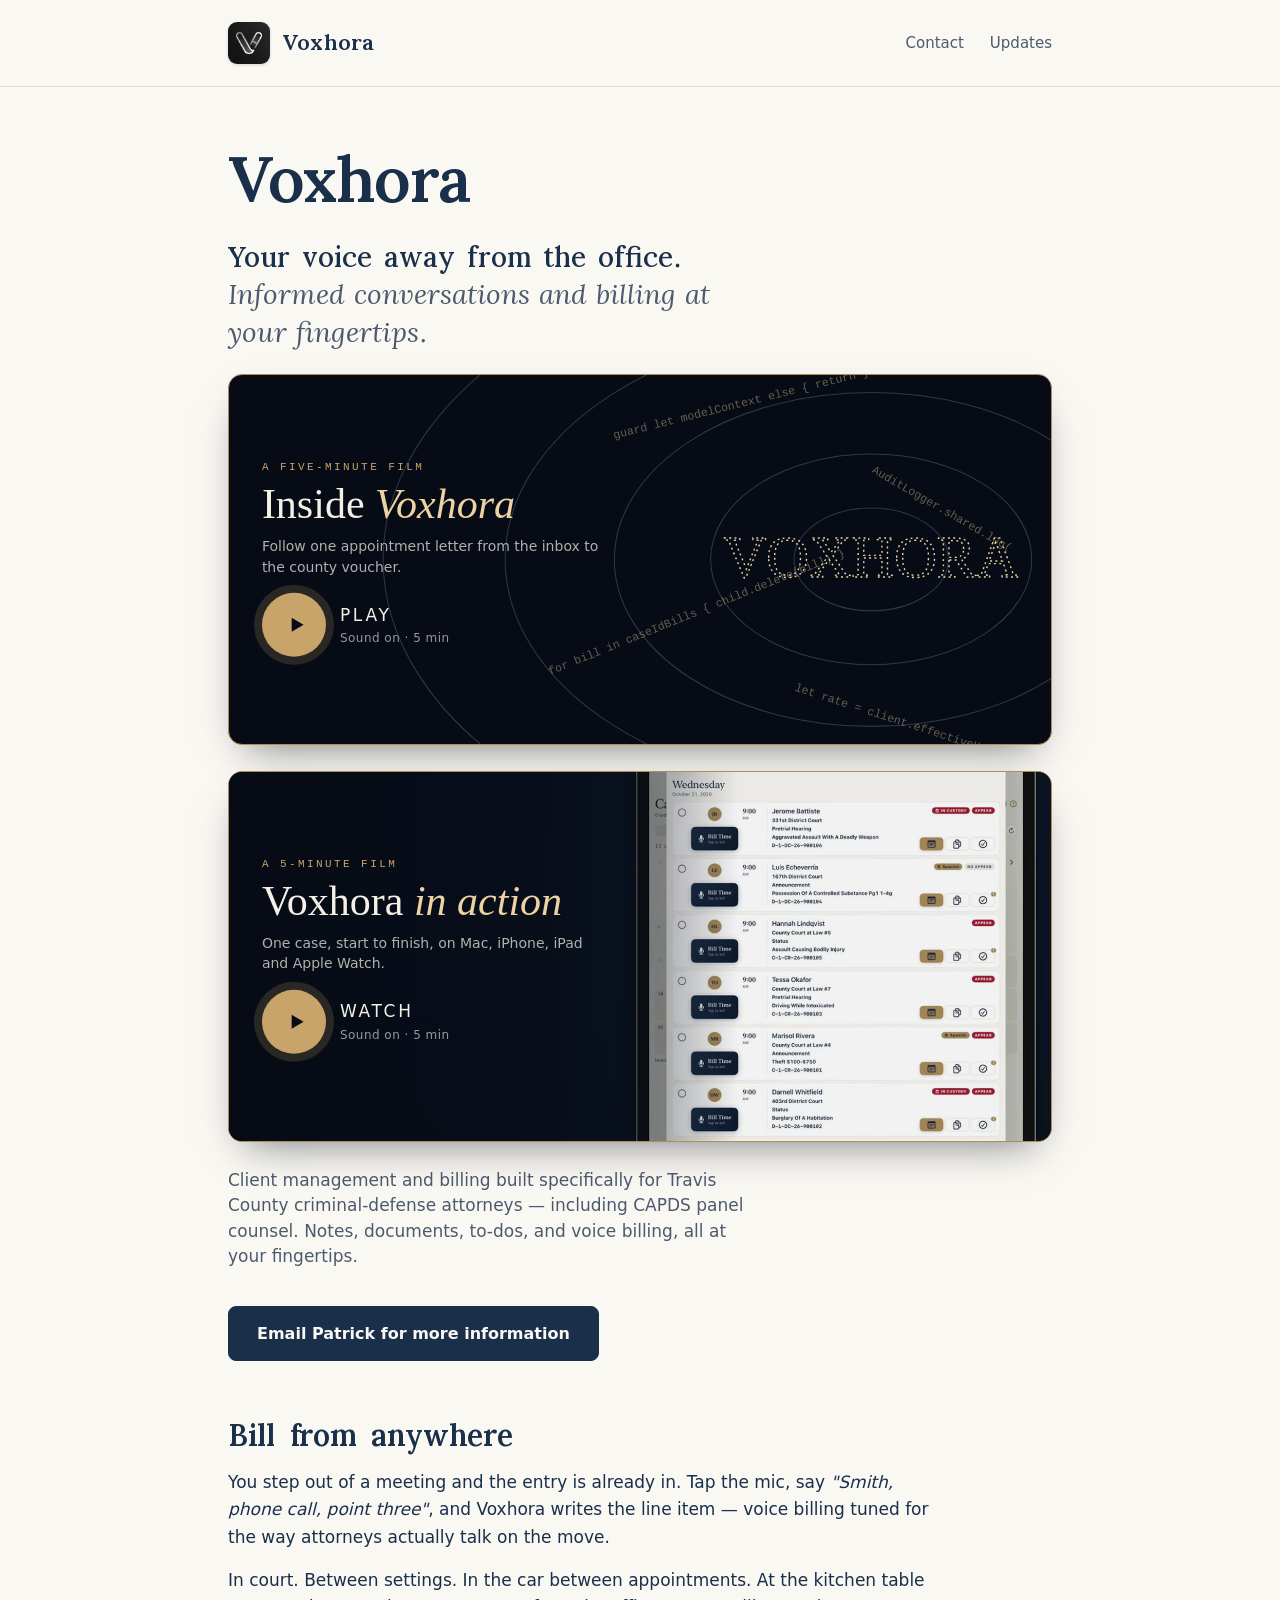
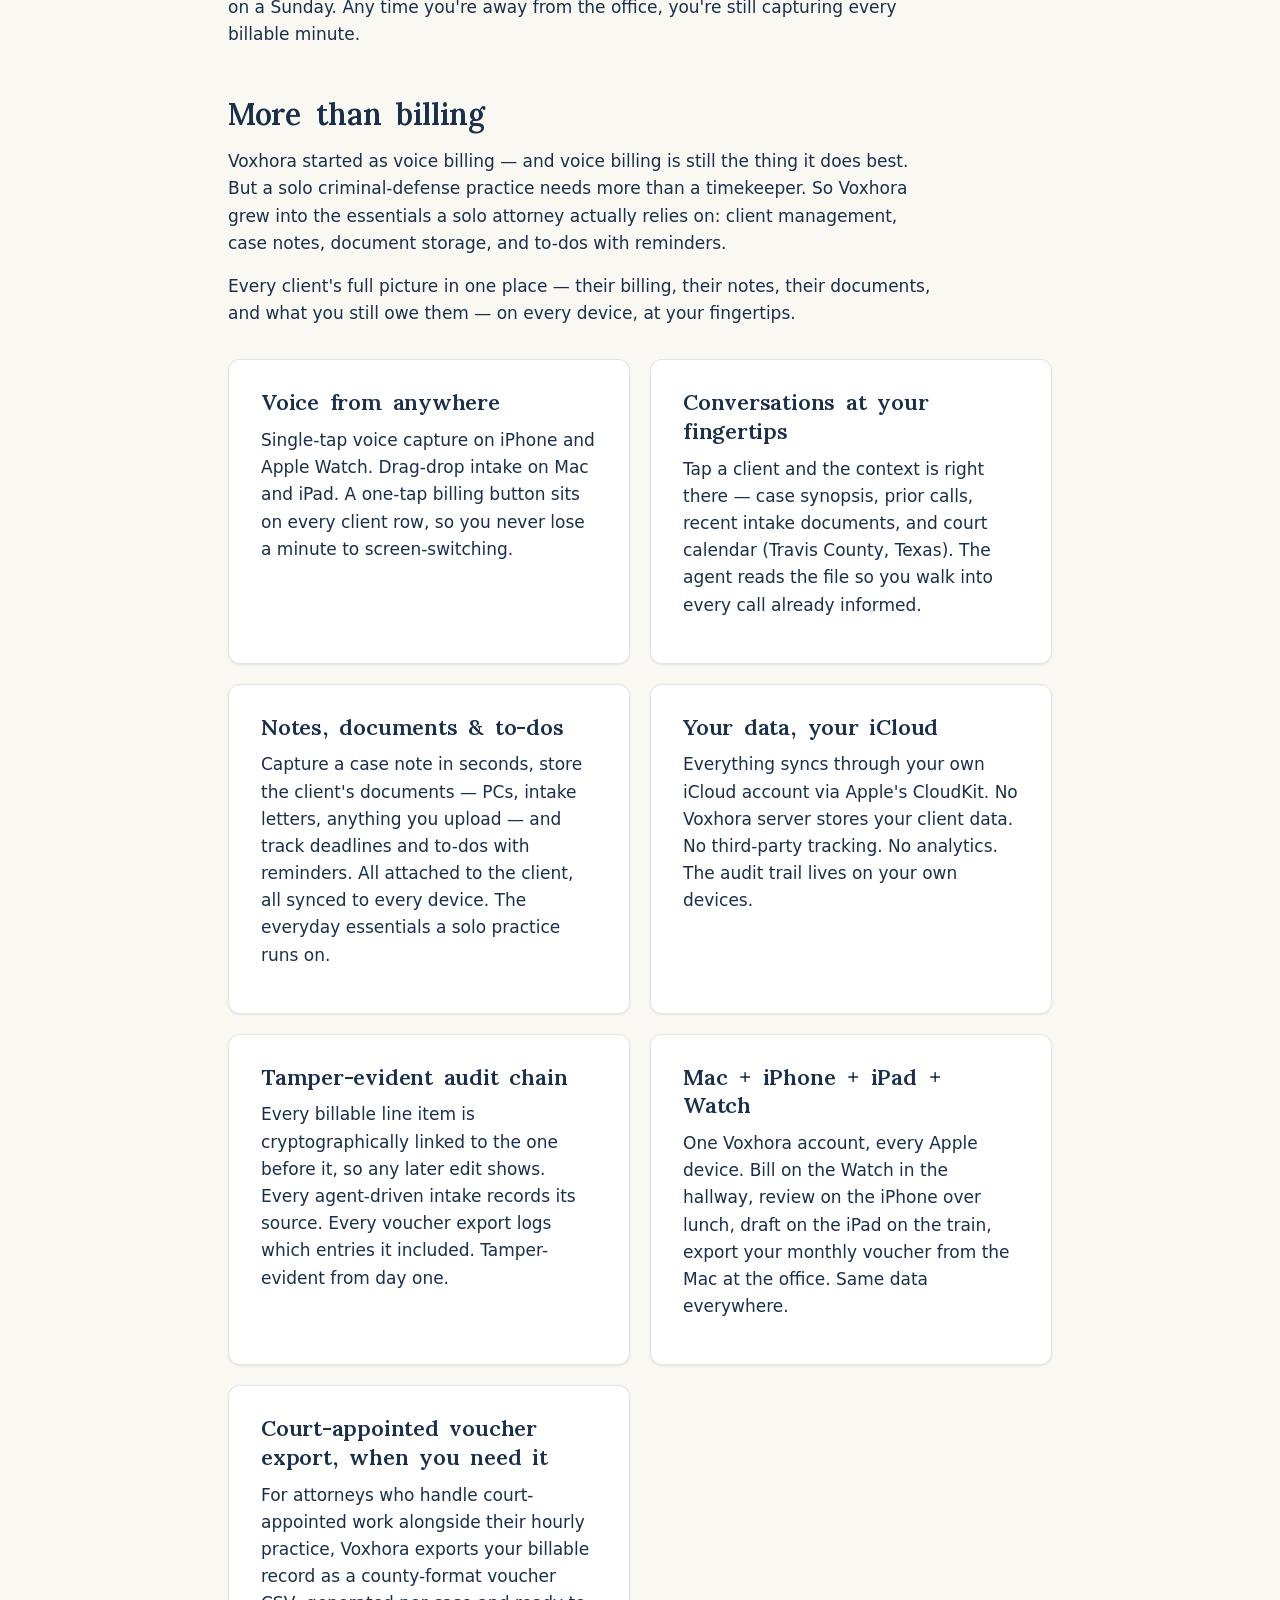
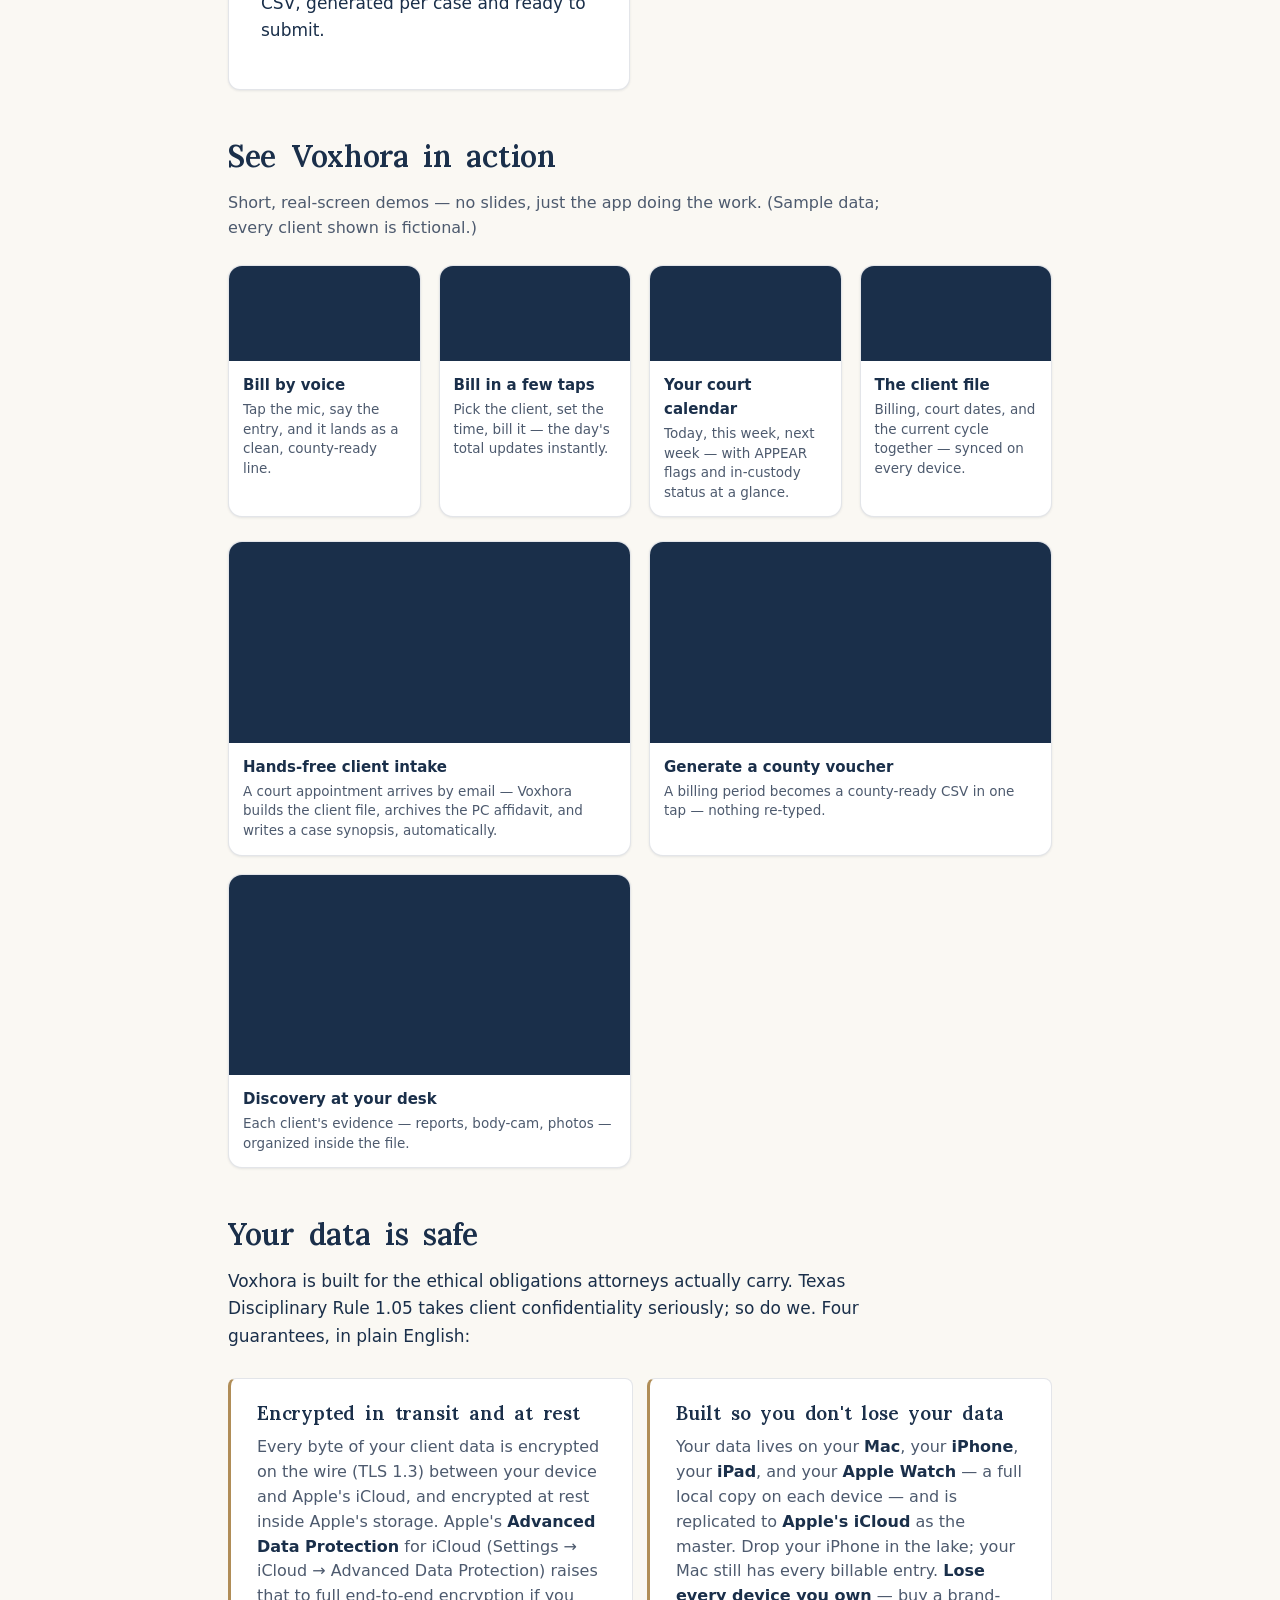
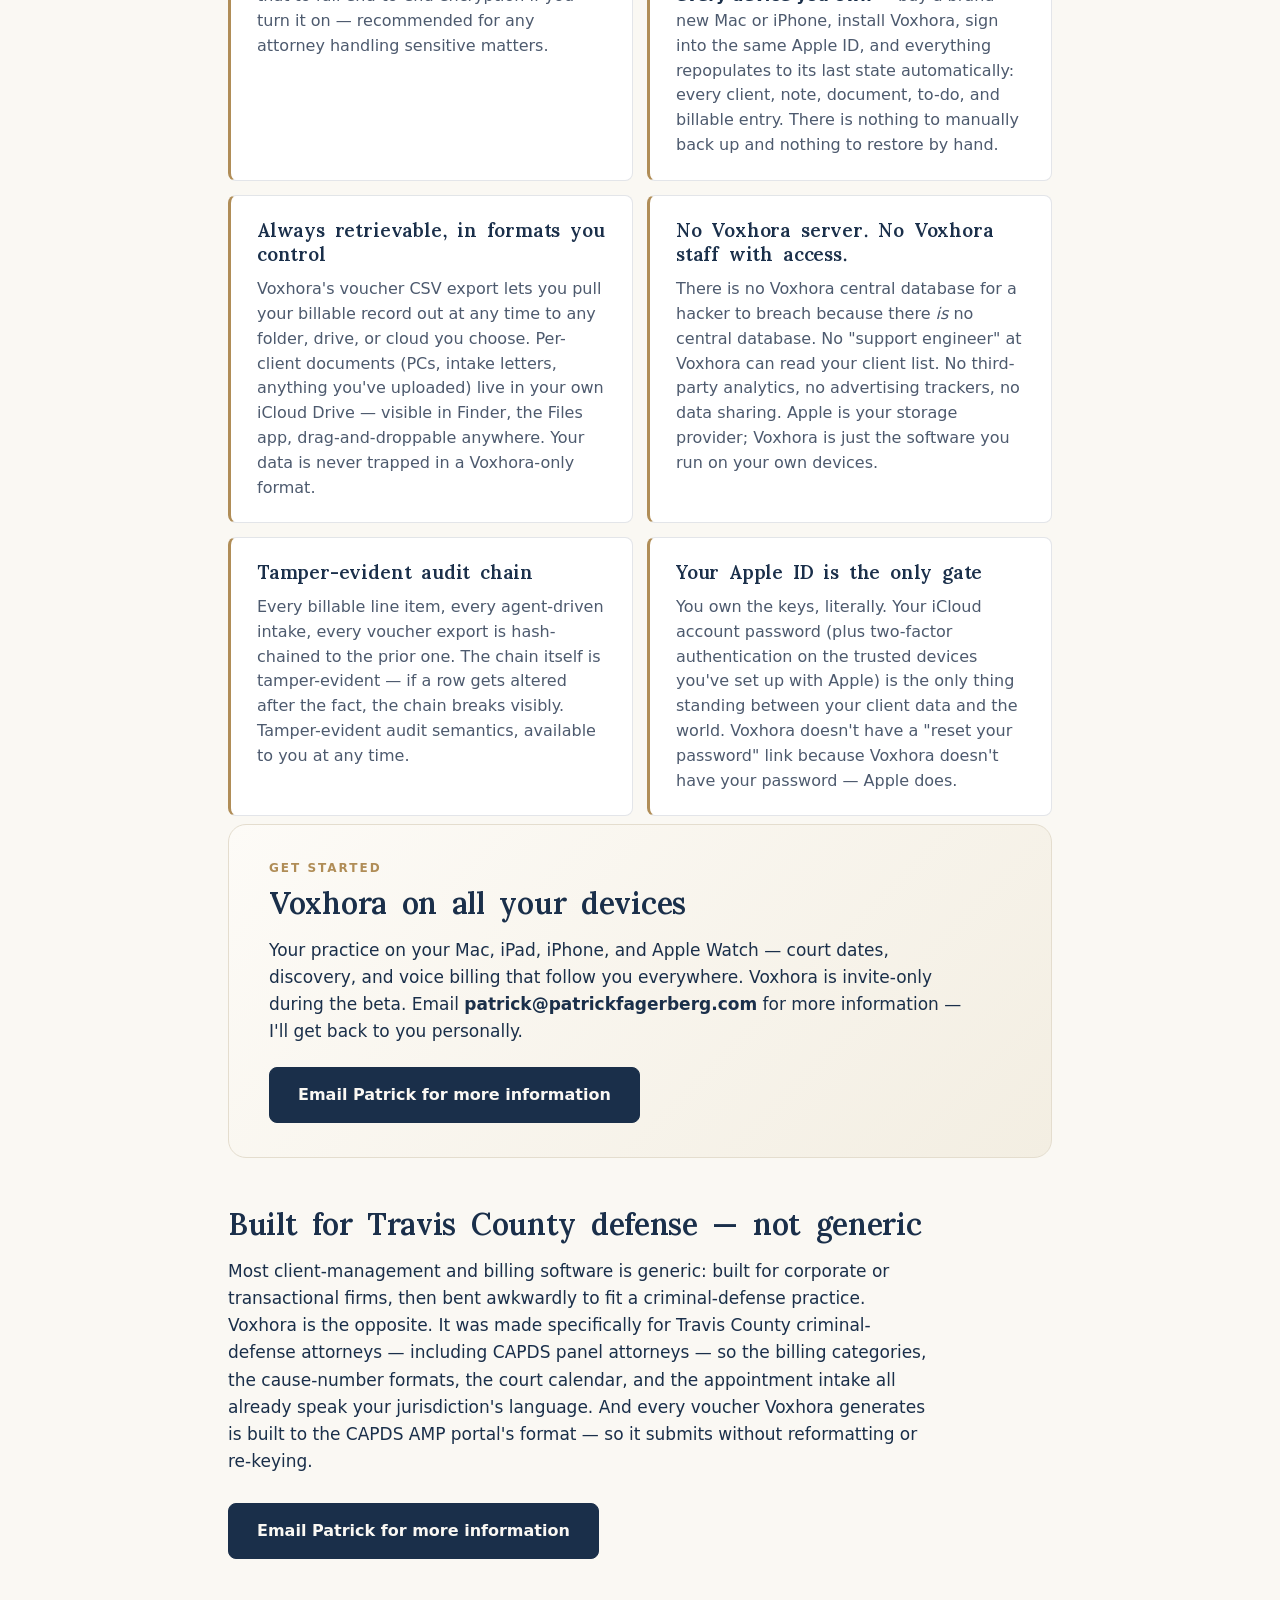
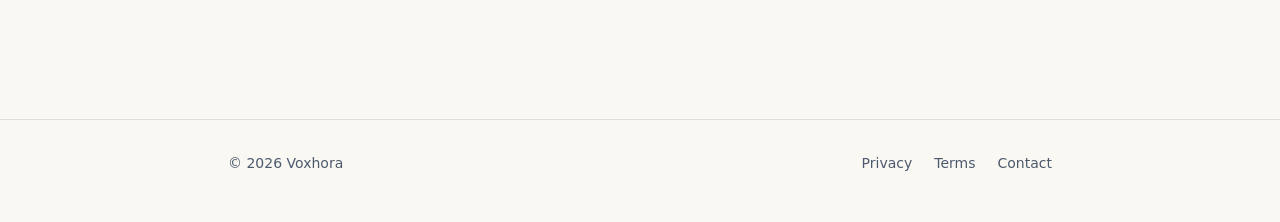
<file: p/e4973b1d5a9f47f9/index.html>
<!doctype html>
<html lang="en">
<head>
  <meta charset="utf-8">
  <base href="/">
  <meta name="robots" content="noindex, nofollow">
  <meta name="viewport" content="width=device-width, initial-scale=1">
  <title>Voxhora — Client management & voice billing for Travis County criminal-defense attorneys</title>
  <meta name="description" content="Client management and voice billing built for Travis County criminal-defense attorneys — notes, documents, to-dos, and county-ready vouchers on every Apple device.">
  <link rel="icon" type="image/png" sizes="32x32" href="/favicon-32.png">
  <link rel="apple-touch-icon" href="/apple-touch-icon.png">
  <link rel="stylesheet" href="styles.css">
  <meta property="og:type" content="website">
  <meta property="og:site_name" content="Voxhora">
  <meta property="og:title" content="Voxhora — Client management & voice billing for Travis County criminal-defense attorneys">
  <meta property="og:description" content="Client management and voice billing built for Travis County criminal-defense attorneys — notes, documents, to-dos, and county-ready vouchers on every Apple device.">
  <meta property="og:url" content="https://voxhora.app/p/e4973b1d5a9f47f9/">
  <meta property="og:image" content="https://voxhora.app/film/preview-card.jpg">
  <meta property="og:image:width" content="1200">
  <meta property="og:image:height" content="630">
  <meta property="og:image:alt" content="Voxhora in action: a client's page on the Mac, with a court-date text going out in Spanish">
  <meta name="twitter:card" content="summary_large_image">
  <meta name="twitter:title" content="Voxhora — Client management & voice billing for Travis County criminal-defense attorneys">
  <meta name="twitter:description" content="Client management and voice billing built for Travis County criminal-defense attorneys — notes, documents, to-dos, and county-ready vouchers on every Apple device.">
  <meta name="twitter:image" content="https://voxhora.app/film/preview-card.jpg">
</head>
<body>

<header class="site-header">
  <div class="wrap">
    <a href="/" class="brand">
      <img src="voxhora-logo.png" class="v-mark" alt="Voxhora">
      <span class="v-word">Voxhora</span>
    </a>
    <nav class="site-nav">
      <a href="mailto:patrick@patrickfagerberg.com?subject=Voxhora">Contact</a>
      <a href="/whats-coming.html">Updates</a>
    </nav>
  </div>
</header>

<main>
  <div class="wrap">

    <section class="hero">
      <h1>Voxhora</h1>
      <p class="motto">Your voice away from the office.<br><span class="motto-soft">Informed conversations and billing at your fingertips.</span></p>
      <a class="film" href="/inside/?v=87dcf706#play" aria-label="Play Inside Voxhora, a five-minute film with sound">
        <svg class="film-art" viewBox="0 0 640 320" preserveAspectRatio="xMidYMid slice" aria-hidden="true">
          <g fill="none" stroke="#9fb8e0" stroke-opacity=".26" stroke-width=".8">
            <ellipse cx="500" cy="160" rx="60" ry="40"/><ellipse cx="500" cy="160" rx="125" ry="82"/><ellipse cx="500" cy="160" rx="200" ry="130"/><ellipse cx="500" cy="160" rx="285" ry="182"/><ellipse cx="500" cy="160" rx="380" ry="240"/>
          </g>
          <g font-family="Menlo, ui-monospace, monospace" font-size="9" fill="#ecd3a1" fill-opacity=".42">
            <text x="300" y="66" transform="rotate(-14 300 66)">guard let modelContext else { return }</text>
            <text x="440" y="262" transform="rotate(18 440 262)">let rate = client.effectiveHourlyRate(profile:)</text>
            <text x="500" y="92" transform="rotate(30 500 92)">AuditLogger.shared.log(</text>
            <text x="250" y="250" transform="rotate(-22 250 250)">for bill in caseIdBills { child.delete(bill) }</text>
          </g>
          <text class="film-word" x="500" y="174" text-anchor="middle" font-family="Didot, 'Bodoni 72', Georgia, serif" font-size="46" fill="none" stroke="#ecd3a1" stroke-width="1.1" stroke-dasharray="1.5 2.6">VOXHORA</text>
        </svg>
        <span class="film-copy">
          <span class="film-eyebrow">A five-minute film</span>
          <span class="film-title">Inside <em>Voxhora</em></span>
          <span class="film-lede">Follow one appointment letter from the inbox to the county voucher.</span>
          <span class="film-play"><span class="film-btn" aria-hidden="true"><svg viewBox="0 0 24 24" width="26" height="26"><path d="M8 5.5v13l11-6.5z" fill="currentColor"/></svg></span><span class="film-label">Play<small>Sound on · 5 min</small></span></span>
        </span>
      </a>
      <a class="reel" href="/film/" aria-label="Watch Voxhora in action, a five-minute film">
        <img class="reel-art" src="/film/card.jpg" alt="" loading="lazy">
        <span class="reel-copy">
          <span class="film-eyebrow">A 5-minute film</span>
          <span class="reel-title">Voxhora <em>in action</em></span>
          <span class="film-lede">One case, start to finish, on Mac, iPhone, iPad and Apple Watch.</span>
          <span class="film-play"><span class="film-btn" aria-hidden="true"><svg viewBox="0 0 24 24" width="26" height="26"><path d="M8 5.5v13l11-6.5z" fill="currentColor"/></svg></span><span class="film-label">Watch<small>Sound on · 5 min</small></span></span>
        </span>
      </a>
      <p class="tagline-explainer">Client management and billing built specifically for Travis County criminal-defense attorneys — including CAPDS panel counsel. Notes, documents, to-dos, and voice billing, all at your fingertips.</p>
      <div class="cta-row">
        <a class="btn btn-primary" href="mailto:patrick@patrickfagerberg.com?subject=Voxhora">Email Patrick for more information</a>
      </div>
    </section>

    <section>
      <h2>Bill from anywhere</h2>
      <p>You step out of a meeting and the entry is already in. Tap the mic, say <em>"Smith, phone call, point three"</em>, and Voxhora writes the line item — voice billing tuned for the way attorneys actually talk on the move.</p>
      <p>In court. Between settings. In the car between appointments. At the kitchen table on a Sunday. Any time you're away from the office, you're still capturing every billable minute.</p>
    </section>

    <section>
      <h2>More than billing</h2>
      <p>Voxhora started as voice billing — and voice billing is still the thing it does best. But a solo criminal-defense practice needs more than a timekeeper. So Voxhora grew into the essentials a solo attorney actually relies on: client management, case notes, document storage, and to-dos with reminders.</p>
      <p>Every client's full picture in one place — their billing, their notes, their documents, and what you still owe them — on every device, at your fingertips.</p>
    </section>

    <section class="section-grid">
      <div class="card">
        <h3>Voice from anywhere</h3>
        <p>Single-tap voice capture on iPhone and Apple Watch. Drag-drop intake on Mac and iPad. A one-tap billing button sits on every client row, so you never lose a minute to screen-switching.</p>
      </div>
      <div class="card">
        <h3>Conversations at your fingertips</h3>
        <p>Tap a client and the context is right there — case synopsis, prior calls, recent intake documents, and court calendar (Travis County, Texas). The agent reads the file so you walk into every call already informed.</p>
      </div>
      <div class="card">
        <h3>Notes, documents &amp; to-dos</h3>
        <p>Capture a case note in seconds, store the client's documents — PCs, intake letters, anything you upload — and track deadlines and to-dos with reminders. All attached to the client, all synced to every device. The everyday essentials a solo practice runs on.</p>
      </div>
      <div class="card">
        <h3>Your data, your iCloud</h3>
        <p>Everything syncs through your own iCloud account via Apple's CloudKit. No Voxhora server stores your client data. No third-party tracking. No analytics. The audit trail lives on your own devices.</p>
      </div>
      <div class="card">
        <h3>Tamper-evident audit chain</h3>
        <p>Every billable line item is cryptographically linked to the one before it, so any later edit shows. Every agent-driven intake records its source. Every voucher export logs which entries it included. Tamper-evident from day one.</p>
      </div>
      <div class="card">
        <h3>Mac + iPhone + iPad + Watch</h3>
        <p>One Voxhora account, every Apple device. Bill on the Watch in the hallway, review on the iPhone over lunch, draft on the iPad on the train, export your monthly voucher from the Mac at the office. Same data everywhere.</p>
      </div>
      <div class="card">
        <h3>Court-appointed voucher export, when you need it</h3>
        <p>For attorneys who handle court-appointed work alongside their hourly practice, Voxhora exports your billable record as a county-format voucher CSV, generated per case and ready to submit.</p>
      </div>
    </section>

    <section class="demos">
      <h2>See Voxhora in action</h2>
      <p class="lede">Short, real-screen demos — no slides, just the app doing the work. (Sample data; every client shown is fictional.)</p>

      <div class="demo-phones">
        <div class="demo-card">
          <video src="demos/voice-billing.mp4" title="Demo: bill by voice" aria-label="Demo: bill by voice" autoplay muted loop playsinline preload="metadata"></video>
          <div class="cap"><div class="t">Bill by voice</div>
            <div class="d">Tap the mic, say the entry, and it lands as a clean, county-ready line.</div></div>
        </div>
        <div class="demo-card">
          <video src="demos/tap-to-bill.mp4" title="Demo: bill in a few taps" aria-label="Demo: bill in a few taps" autoplay muted loop playsinline preload="metadata"></video>
          <div class="cap"><div class="t">Bill in a few taps</div>
            <div class="d">Pick the client, set the time, bill it — the day's total updates instantly.</div></div>
        </div>
        <div class="demo-card">
          <video src="demos/calendar.mp4" title="Demo: your court calendar" aria-label="Demo: your court calendar" autoplay muted loop playsinline preload="metadata"></video>
          <div class="cap"><div class="t">Your court calendar</div>
            <div class="d">Today, this week, next week — with APPEAR flags and in-custody status at a glance.</div></div>
        </div>
        <div class="demo-card">
          <video src="demos/client-file.mp4" title="Demo: the client file" aria-label="Demo: the client file" autoplay muted loop playsinline preload="metadata"></video>
          <div class="cap"><div class="t">The client file</div>
            <div class="d">Billing, court dates, and the current cycle together — synced on every device.</div></div>
        </div>
      </div>

      <div class="demo-tablets">
        <div class="demo-card">
          <video src="demos/intake.mp4" title="Demo: hands-free client intake" aria-label="Demo: hands-free client intake" autoplay muted loop playsinline preload="metadata"></video>
          <div class="cap"><div class="t">Hands-free client intake</div>
            <div class="d">A court appointment arrives by email — Voxhora builds the client file, archives the PC affidavit, and writes a case synopsis, automatically.</div></div>
        </div>
        <div class="demo-card">
          <video src="demos/voucher.mp4" title="Demo: generate a county voucher" aria-label="Demo: generate a county voucher" autoplay muted loop playsinline preload="metadata"></video>
          <div class="cap"><div class="t">Generate a county voucher</div>
            <div class="d">A billing period becomes a county-ready CSV in one tap — nothing re-typed.</div></div>
        </div>
        <div class="demo-card">
          <video src="demos/discovery.mp4" title="Demo: discovery at your desk" aria-label="Demo: discovery at your desk" autoplay muted loop playsinline preload="metadata"></video>
          <div class="cap"><div class="t">Discovery at your desk</div>
            <div class="d">Each client's evidence — reports, body-cam, photos — organized inside the file.</div></div>
        </div>
      </div>
    </section>

    <section>
      <h2>Your data is safe</h2>
      <p>Voxhora is built for the ethical obligations attorneys actually carry. Texas Disciplinary Rule 1.05 takes client confidentiality seriously; so do we. Four guarantees, in plain English:</p>

      <div class="safety-grid">
        <div class="safety-item">
          <h3>Encrypted in transit and at rest</h3>
          <p>Every byte of your client data is encrypted on the wire (TLS 1.3) between your device and Apple's iCloud, and encrypted at rest inside Apple's storage. Apple's <strong>Advanced Data Protection</strong> for iCloud (Settings → iCloud → Advanced Data Protection) raises that to full end-to-end encryption if you turn it on — recommended for any attorney handling sensitive matters.</p>
        </div>

        <div class="safety-item">
          <h3>Built so you don't lose your data</h3>
          <p>Your data lives on your <strong>Mac</strong>, your <strong>iPhone</strong>, your <strong>iPad</strong>, and your <strong>Apple Watch</strong> — a full local copy on each device — and is replicated to <strong>Apple's iCloud</strong> as the master. Drop your iPhone in the lake; your Mac still has every billable entry. <strong>Lose every device you own</strong> — buy a brand-new Mac or iPhone, install Voxhora, sign into the same Apple ID, and everything repopulates to its last state automatically: every client, note, document, to-do, and billable entry. There is nothing to manually back up and nothing to restore by hand.</p>
        </div>

        <div class="safety-item">
          <h3>Always retrievable, in formats you control</h3>
          <p>Voxhora's voucher CSV export lets you pull your billable record out at any time to any folder, drive, or cloud you choose. Per-client documents (PCs, intake letters, anything you've uploaded) live in your own iCloud Drive — visible in Finder, the Files app, drag-and-droppable anywhere. Your data is never trapped in a Voxhora-only format.</p>
        </div>

        <div class="safety-item">
          <h3>No Voxhora server. No Voxhora staff with access.</h3>
          <p>There is no Voxhora central database for a hacker to breach because there <em>is</em> no central database. No "support engineer" at Voxhora can read your client list. No third-party analytics, no advertising trackers, no data sharing. Apple is your storage provider; Voxhora is just the software you run on your own devices.</p>
        </div>

        <div class="safety-item">
          <h3>Tamper-evident audit chain</h3>
          <p>Every billable line item, every agent-driven intake, every voucher export is hash-chained to the prior one. The chain itself is tamper-evident — if a row gets altered after the fact, the chain breaks visibly. Tamper-evident audit semantics, available to you at any time.</p>
        </div>

        <div class="safety-item">
          <h3>Your Apple ID is the only gate</h3>
          <p>You own the keys, literally. Your iCloud account password (plus two-factor authentication on the trusted devices you've set up with Apple) is the only thing standing between your client data and the world. Voxhora doesn't have a "reset your password" link because Voxhora doesn't have your password — Apple does.</p>
        </div>
      </div>
    </section>

    <section class="get-voxhora">
      <div class="gv-inner">
        <div class="gv-text">
          <div class="gv-eyebrow">GET STARTED</div>
          <h2>Voxhora on all your devices</h2>
          <p>Your practice on your Mac, iPad, iPhone, and Apple Watch — court dates, discovery, and voice billing that follow you everywhere. Voxhora is invite-only during the beta. Email <strong>patrick@patrickfagerberg.com</strong> for more information — I'll get back to you personally.</p>
          <div class="cta-row" style="margin-top: 22px;">
            <a class="btn btn-primary" href="mailto:patrick@patrickfagerberg.com?subject=Voxhora">Email Patrick for more information</a>
          </div>
        </div>
      </div>
    </section>

    <section>
      <h2>Built for Travis County defense — not generic</h2>
      <p>Most client-management and billing software is generic: built for corporate or transactional firms, then bent awkwardly to fit a criminal-defense practice. Voxhora is the opposite. It was made specifically for Travis County criminal-defense attorneys — including CAPDS panel attorneys — so the billing categories, the cause-number formats, the court calendar, and the appointment intake all already speak your jurisdiction's language. And every voucher Voxhora generates is built to the CAPDS AMP portal's format — so it submits without reformatting or re-keying.</p>
      <div class="cta-row" style="margin-top: 28px;">
        <a class="btn btn-primary" href="mailto:patrick@patrickfagerberg.com?subject=Voxhora">Email Patrick for more information</a>
      </div>
    </section>

  </div>
</main>

<footer class="site-footer">
  <div class="wrap">
    <div>© 2026 Voxhora</div>
    <nav>
      <a href="/privacy.html">Privacy</a>
      <a href="/terms.html">Terms</a>
      <a href="mailto:patrick@patrickfagerberg.com">Contact</a>
    </nav>
  </div>
</footer>

<!-- Film panel: open "Inside Voxhora" over this page and start the music in
     this same tap (Safari only allows sound from a tap on the page that plays it). -->
<audio id="filmMusic" src="/inside/soundtrack.mp3" preload="none" loop></audio>
<script>
(function(){
  var a=document.querySelector('a.film'); if(!a) return;
  a.addEventListener('click',function(e){
    if(e.metaKey||e.ctrlKey||e.shiftKey||e.altKey||e.button) return;
    e.preventDefault();
    var m=document.getElementById('filmMusic');
    try{ m.volume=0.05; var p=m.play(); if(p&&p.catch) p.catch(function(){}); }catch(_){}
    var ov=document.createElement('div'); ov.className='film-overlay';
    var f=document.createElement('iframe');
    f.src=a.getAttribute('href').replace('#play','#embed');
    f.title='Inside Voxhora'; f.setAttribute('allow','autoplay; fullscreen');
    f.onload=function(){ try{ f.contentWindow.focus(); }catch(_){} };
    var x=document.createElement('button'); x.className='film-close'; x.type='button';
    x.setAttribute('aria-label','Close the film'); x.textContent='\u00d7';
    ov.appendChild(f); ov.appendChild(x); document.body.appendChild(ov);
    document.documentElement.style.overflow='hidden';
    try{ var r=ov.requestFullscreen&&ov.requestFullscreen(); if(r&&r.catch) r.catch(function(){}); }catch(_){}
    function close(){
      try{ m.pause(); m.currentTime=0; }catch(_){}
      ov.remove(); document.documentElement.style.overflow='';
      if(document.fullscreenElement){ try{ document.exitFullscreen(); }catch(_){} }
      document.removeEventListener('keydown',esc); a.focus();
    }
    function esc(ev){ if(ev.key==='Escape'&&!document.fullscreenElement) close(); }
    x.addEventListener('click',close); document.addEventListener('keydown',esc);
  });
})();
</script>
</body>
</html>
</file>
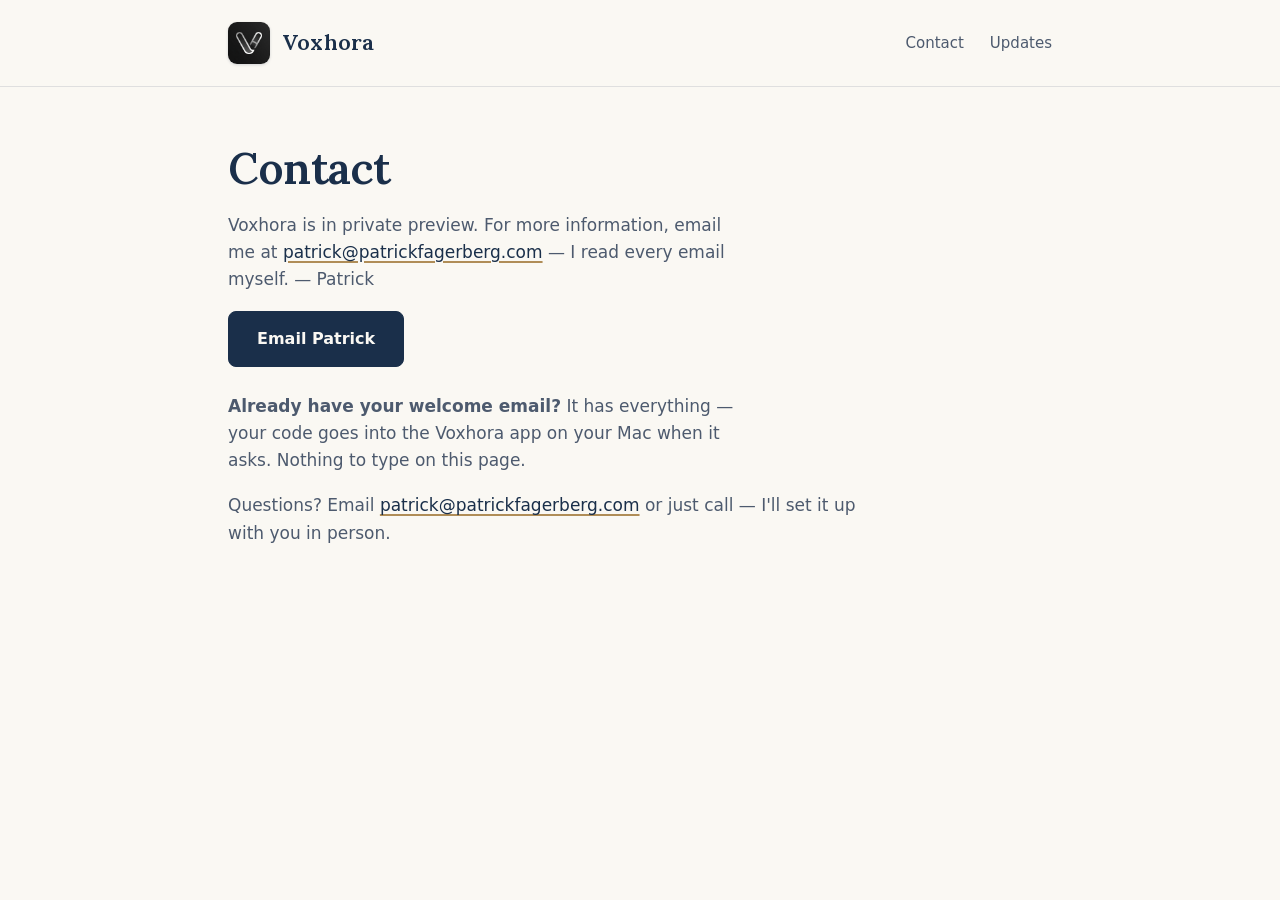
<file: download.html>
<!doctype html>
<html lang="en">
<head>
  <meta charset="utf-8">
  <meta http-equiv="refresh" content="0; url=/start.html">
  <title>Voxhora — moved to /start</title>
  <link rel="canonical" href="https://voxhora.app/start.html">
</head>
<body>
  <p>The download now lives on your setup page — <a href="/start.html">voxhora.app/start</a>.</p>
</body>
</html>
</file>
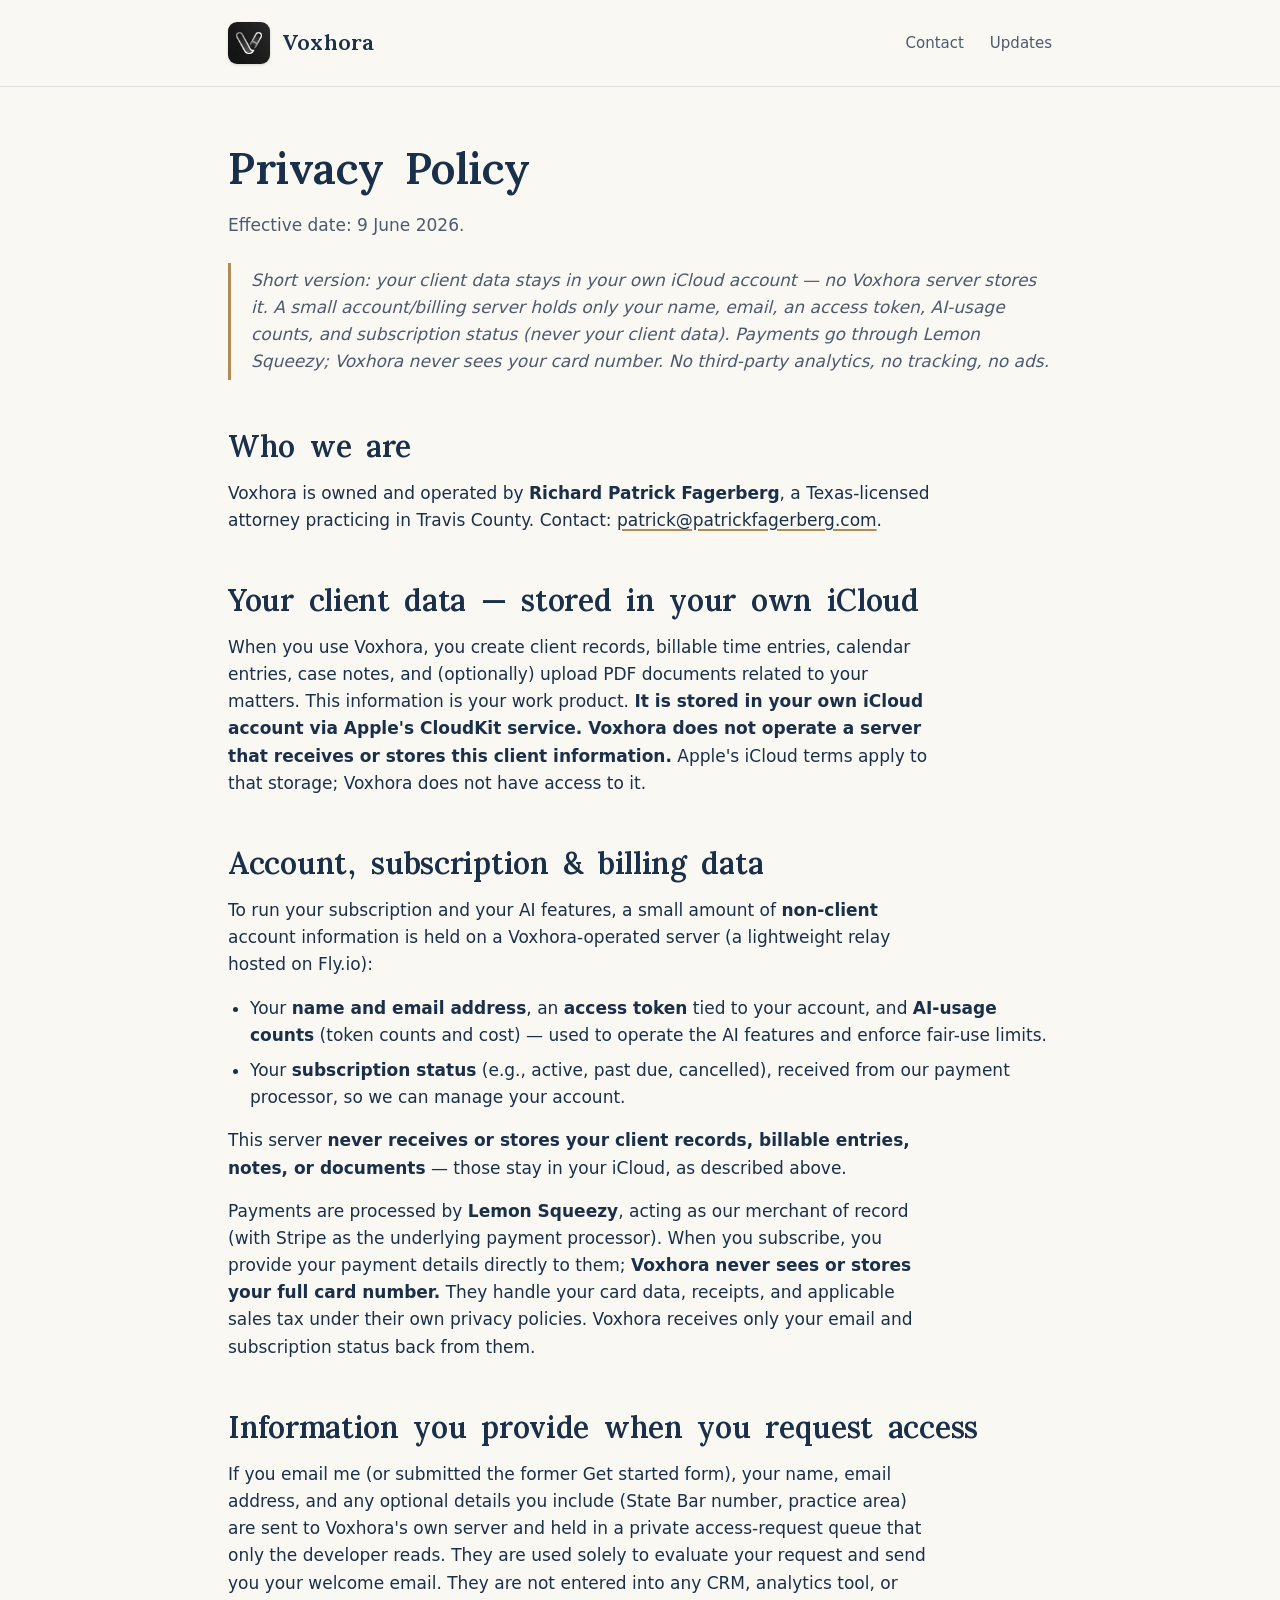
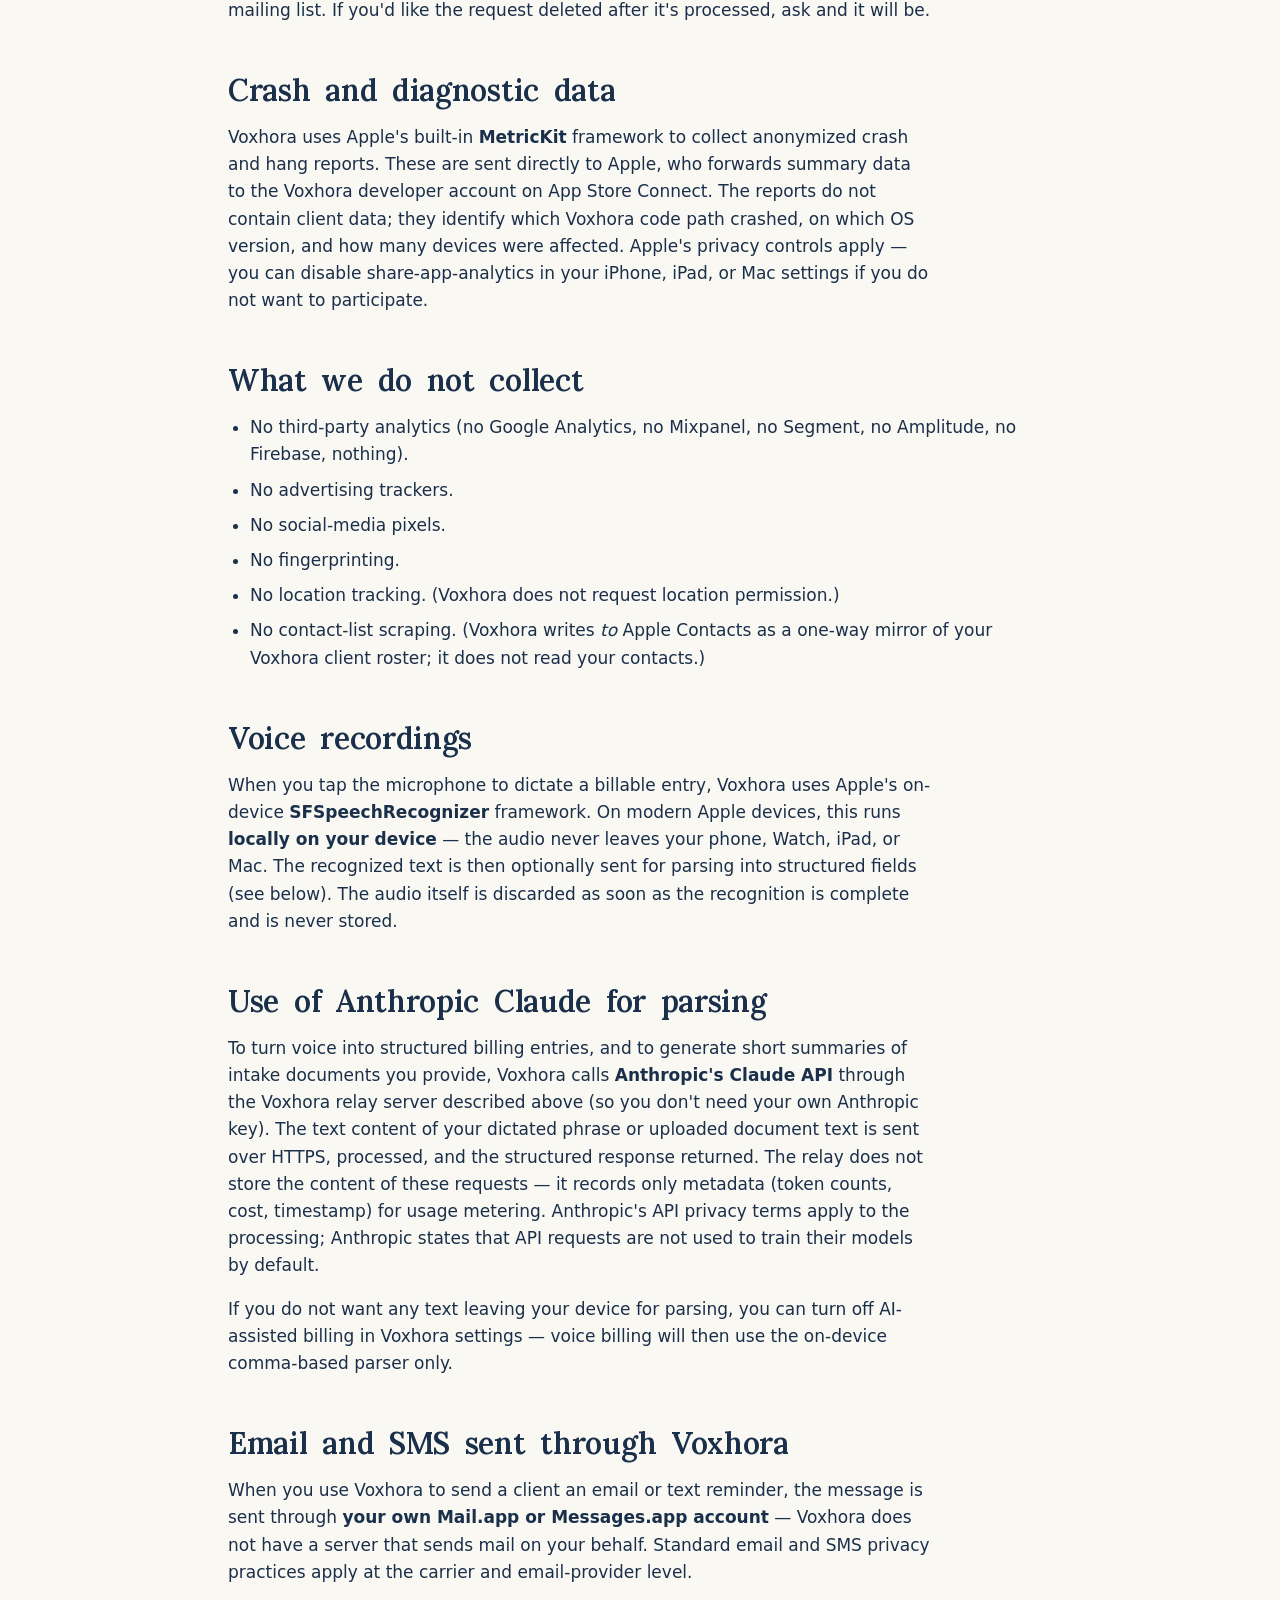
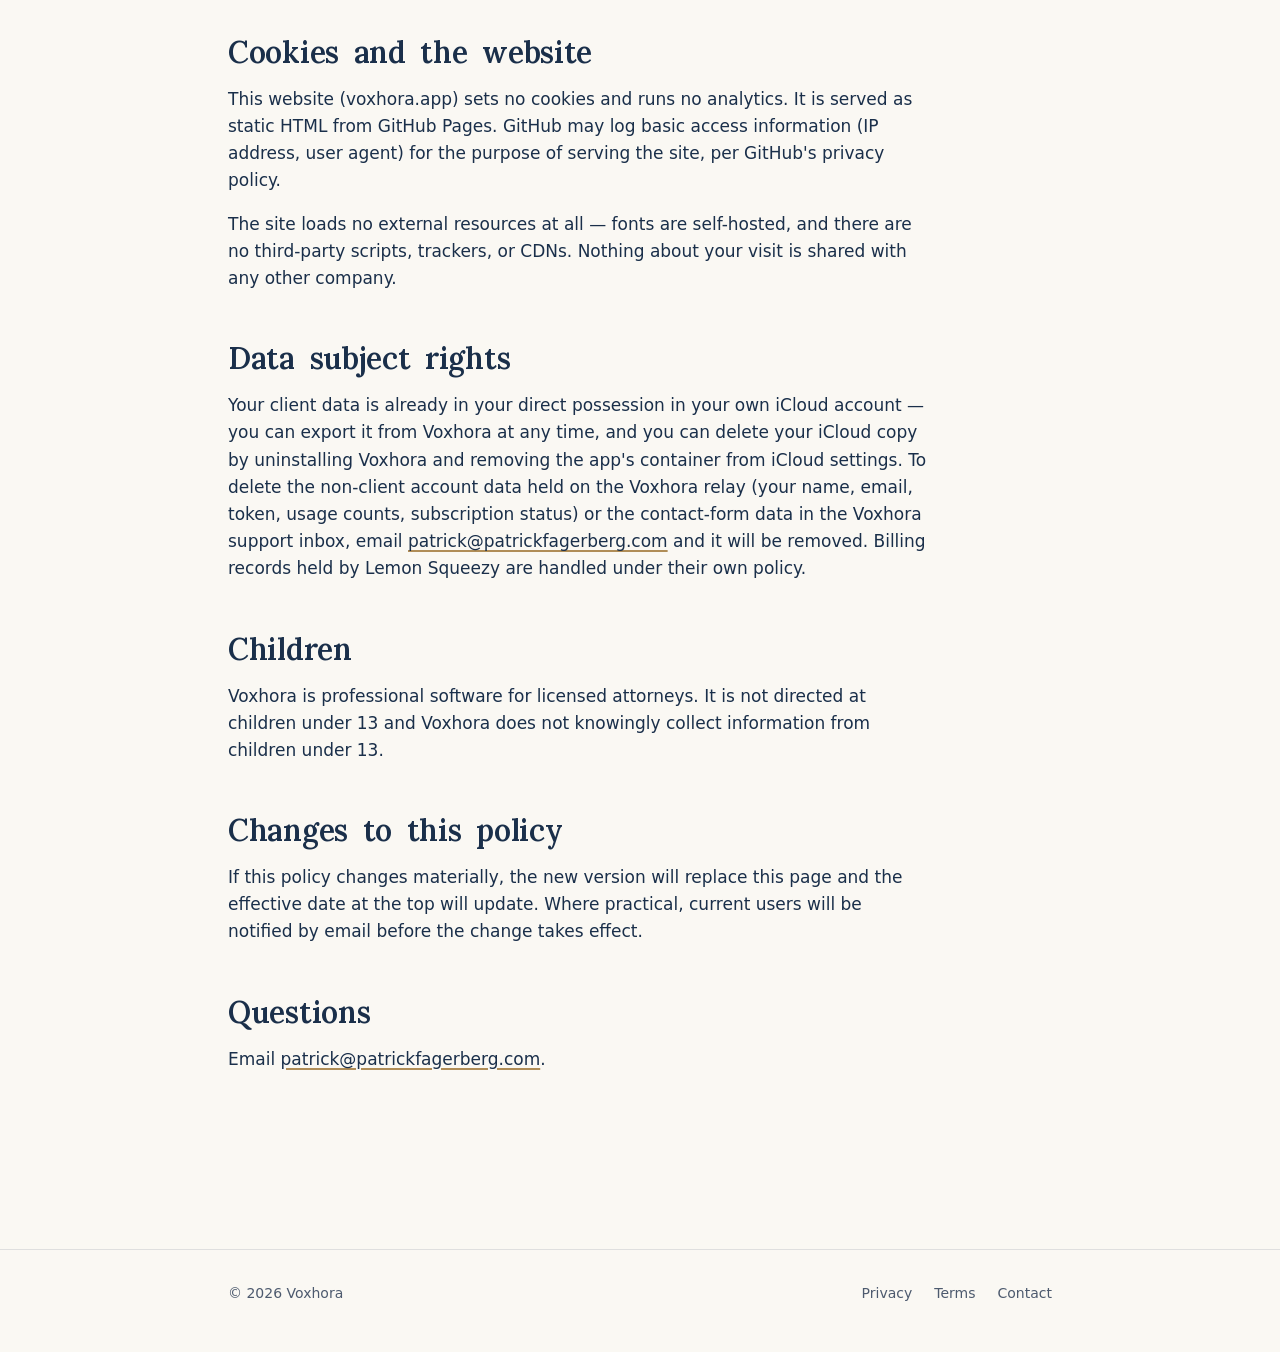
<file: privacy.html>
<!doctype html>
<html lang="en">
<head>
  <meta charset="utf-8">
  <meta name="viewport" content="width=device-width, initial-scale=1">
  <title>Privacy Policy — Voxhora</title>
  <meta name="description" content="Voxhora privacy policy. Your client data stays in your own iCloud — no Voxhora server holds it. No third-party tracking, no analytics.">
  <link rel="icon" type="image/png" sizes="32x32" href="/favicon-32.png">
  <link rel="apple-touch-icon" href="/apple-touch-icon.png">
  <link rel="stylesheet" href="styles.css">
  <meta property="og:type" content="website">
  <meta property="og:site_name" content="Voxhora">
  <meta property="og:title" content="Privacy Policy — Voxhora">
  <meta property="og:description" content="Voxhora privacy policy. Your client data stays in your own iCloud — no Voxhora server holds it. No third-party tracking, no analytics.">
  <meta property="og:url" content="https://voxhora.app/privacy.html">
  <meta property="og:image" content="https://voxhora.app/voxhora-social-card.png">
  <meta name="twitter:card" content="summary_large_image">
  <meta name="twitter:title" content="Privacy Policy — Voxhora">
  <meta name="twitter:description" content="Voxhora privacy policy. Your client data stays in your own iCloud — no Voxhora server holds it. No third-party tracking, no analytics.">
  <meta name="twitter:image" content="https://voxhora.app/voxhora-social-card.png">
</head>
<body>

<header class="site-header">
  <div class="wrap">
    <a href="/" class="brand">
      <img src="voxhora-logo.png" class="v-mark" alt="Voxhora">
      <span class="v-word">Voxhora</span>
    </a>
    <nav class="site-nav">
      <a href="mailto:patrick@patrickfagerberg.com?subject=Voxhora">Contact</a>
            <a href="/whats-coming.html">Updates</a>
    </nav>
  </div>
</header>

<main>
  <div class="wrap">

    <h1>Privacy Policy</h1>
    <p class="mute">Effective date: 9 June 2026.</p>

    <div class="callout">
      Short version: your client data stays in your own iCloud account — no Voxhora server stores it. A small account/billing server holds only your name, email, an access token, AI-usage counts, and subscription status (never your client data). Payments go through Lemon Squeezy; Voxhora never sees your card number. No third-party analytics, no tracking, no ads.
    </div>

    <h2>Who we are</h2>
    <p>Voxhora is owned and operated by <strong>Richard Patrick Fagerberg</strong>, a Texas-licensed attorney practicing in Travis County. Contact: <a href="mailto:patrick@patrickfagerberg.com">patrick@patrickfagerberg.com</a>.</p>

    <h2>Your client data — stored in your own iCloud</h2>
    <p>When you use Voxhora, you create client records, billable time entries, calendar entries, case notes, and (optionally) upload PDF documents related to your matters. This information is your work product. <strong>It is stored in your own iCloud account via Apple's CloudKit service. Voxhora does not operate a server that receives or stores this client information.</strong> Apple's iCloud terms apply to that storage; Voxhora does not have access to it.</p>

    <h2>Account, subscription &amp; billing data</h2>
    <p>To run your subscription and your AI features, a small amount of <strong>non-client</strong> account information is held on a Voxhora-operated server (a lightweight relay hosted on Fly.io):</p>
    <ul>
      <li>Your <strong>name and email address</strong>, an <strong>access token</strong> tied to your account, and <strong>AI-usage counts</strong> (token counts and cost) — used to operate the AI features and enforce fair-use limits.</li>
      <li>Your <strong>subscription status</strong> (e.g., active, past due, cancelled), received from our payment processor, so we can manage your account.</li>
    </ul>
    <p>This server <strong>never receives or stores your client records, billable entries, notes, or documents</strong> — those stay in your iCloud, as described above.</p>
    <p>Payments are processed by <strong>Lemon Squeezy</strong>, acting as our merchant of record (with Stripe as the underlying payment processor). When you subscribe, you provide your payment details directly to them; <strong>Voxhora never sees or stores your full card number.</strong> They handle your card data, receipts, and applicable sales tax under their own privacy policies. Voxhora receives only your email and subscription status back from them.</p>

    <h2>Information you provide when you request access</h2>
    <p>If you email me (or submitted the former Get started form), your name, email address, and any optional details you include (State Bar number, practice area) are sent to Voxhora's own server and held in a private access-request queue that only the developer reads. They are used solely to evaluate your request and send you your welcome email. They are not entered into any CRM, analytics tool, or mailing list. If you'd like the request deleted after it's processed, ask and it will be.</p>

    <h2>Crash and diagnostic data</h2>
    <p>Voxhora uses Apple's built-in <strong>MetricKit</strong> framework to collect anonymized crash and hang reports. These are sent directly to Apple, who forwards summary data to the Voxhora developer account on App Store Connect. The reports do not contain client data; they identify which Voxhora code path crashed, on which OS version, and how many devices were affected. Apple's privacy controls apply — you can disable share-app-analytics in your iPhone, iPad, or Mac settings if you do not want to participate.</p>

    <h2>What we do not collect</h2>
    <ul>
      <li>No third-party analytics (no Google Analytics, no Mixpanel, no Segment, no Amplitude, no Firebase, nothing).</li>
      <li>No advertising trackers.</li>
      <li>No social-media pixels.</li>
      <li>No fingerprinting.</li>
      <li>No location tracking. (Voxhora does not request location permission.)</li>
      <li>No contact-list scraping. (Voxhora writes <em>to</em> Apple Contacts as a one-way mirror of your Voxhora client roster; it does not read your contacts.)</li>
    </ul>

    <h2>Voice recordings</h2>
    <p>When you tap the microphone to dictate a billable entry, Voxhora uses Apple's on-device <strong>SFSpeechRecognizer</strong> framework. On modern Apple devices, this runs <strong>locally on your device</strong> — the audio never leaves your phone, Watch, iPad, or Mac. The recognized text is then optionally sent for parsing into structured fields (see below). The audio itself is discarded as soon as the recognition is complete and is never stored.</p>

    <h2>Use of Anthropic Claude for parsing</h2>
    <p>To turn voice into structured billing entries, and to generate short summaries of intake documents you provide, Voxhora calls <strong>Anthropic's Claude API</strong> through the Voxhora relay server described above (so you don't need your own Anthropic key). The text content of your dictated phrase or uploaded document text is sent over HTTPS, processed, and the structured response returned. The relay does not store the content of these requests — it records only metadata (token counts, cost, timestamp) for usage metering. Anthropic's API privacy terms apply to the processing; Anthropic states that API requests are not used to train their models by default.</p>
    <p>If you do not want any text leaving your device for parsing, you can turn off AI-assisted billing in Voxhora settings — voice billing will then use the on-device comma-based parser only.</p>

    <h2>Email and SMS sent through Voxhora</h2>
    <p>When you use Voxhora to send a client an email or text reminder, the message is sent through <strong>your own Mail.app or Messages.app account</strong> — Voxhora does not have a server that sends mail on your behalf. Standard email and SMS privacy practices apply at the carrier and email-provider level.</p>

    <h2>Cookies and the website</h2>
    <p>This website (voxhora.app) sets no cookies and runs no analytics. It is served as static HTML from GitHub Pages. GitHub may log basic access information (IP address, user agent) for the purpose of serving the site, per GitHub's privacy policy.</p>
    <p>The site loads no external resources at all — fonts are self-hosted, and there are no third-party scripts, trackers, or CDNs. Nothing about your visit is shared with any other company.</p>

    <h2>Data subject rights</h2>
    <p>Your client data is already in your direct possession in your own iCloud account — you can export it from Voxhora at any time, and you can delete your iCloud copy by uninstalling Voxhora and removing the app's container from iCloud settings. To delete the non-client account data held on the Voxhora relay (your name, email, token, usage counts, subscription status) or the contact-form data in the Voxhora support inbox, email <a href="mailto:patrick@patrickfagerberg.com">patrick@patrickfagerberg.com</a> and it will be removed. Billing records held by Lemon Squeezy are handled under their own policy.</p>

    <h2>Children</h2>
    <p>Voxhora is professional software for licensed attorneys. It is not directed at children under 13 and Voxhora does not knowingly collect information from children under 13.</p>

    <h2>Changes to this policy</h2>
    <p>If this policy changes materially, the new version will replace this page and the effective date at the top will update. Where practical, current users will be notified by email before the change takes effect.</p>

    <h2>Questions</h2>
    <p>Email <a href="mailto:patrick@patrickfagerberg.com">patrick@patrickfagerberg.com</a>.</p>

  </div>
</main>

<footer class="site-footer">
  <div class="wrap">
    <div>© 2026 Voxhora</div>
    <nav>
      <a href="/privacy.html">Privacy</a>
      <a href="/terms.html">Terms</a>
      <a href="mailto:patrick@patrickfagerberg.com">Contact</a>
    </nav>
  </div>
</footer>

</body>
</html>
</file>
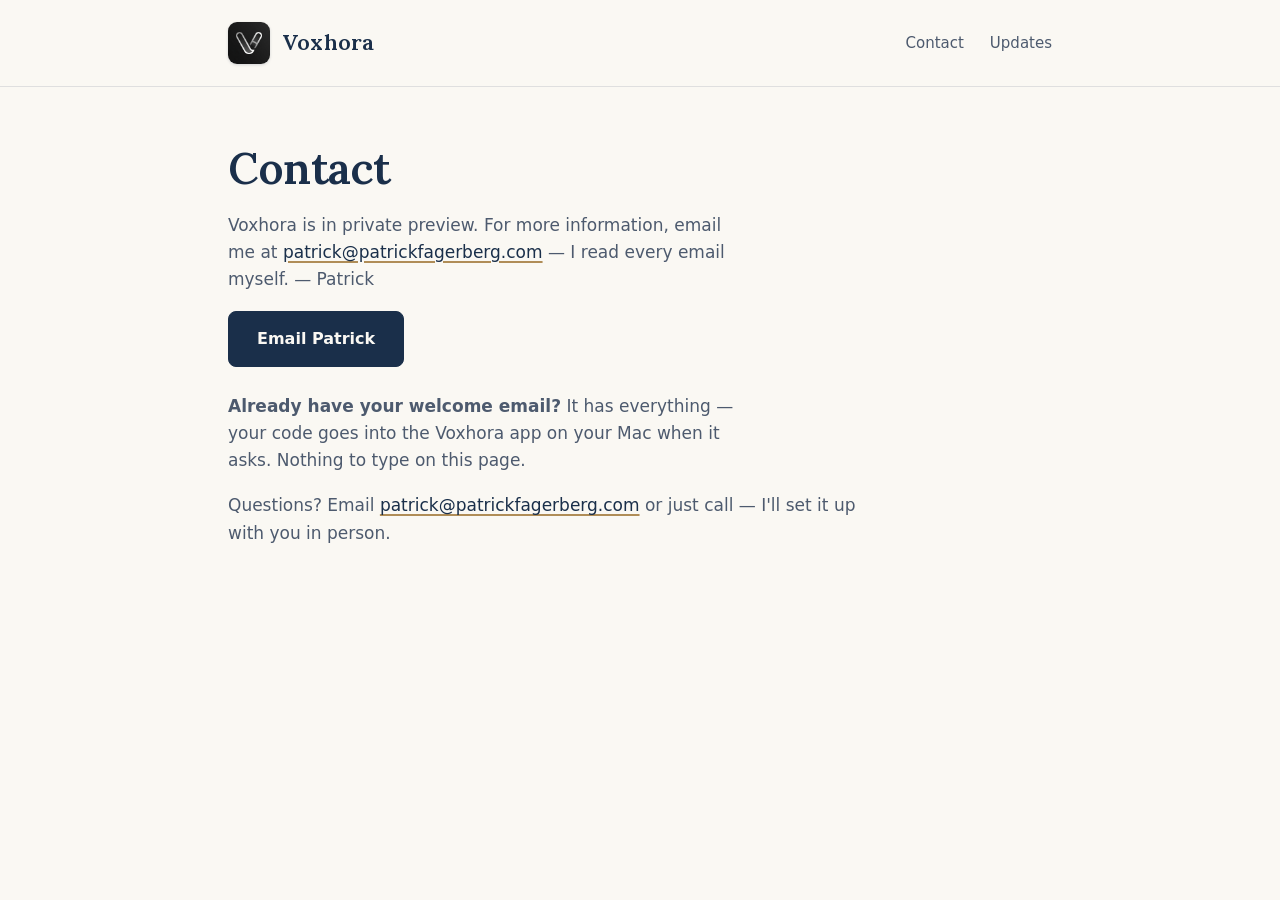
<file: request-access.html>
<!doctype html>
<html lang="en">
<head>
  <meta charset="utf-8">
  <meta name="viewport" content="width=device-width, initial-scale=1">
  <title>Get started — Voxhora</title>
  <!-- 2026-08-11: retired. This page's "What happens next" copy described a
       flow that no longer existed, and the printed QR handouts encode this
       URL — so it lives on only as a redirect to the one front door. -->
  <meta http-equiv="refresh" content="0; url=/start.html">
  <link rel="canonical" href="https://voxhora.app/start.html">
  <link rel="icon" type="image/png" sizes="32x32" href="/favicon-32.png">
</head>
<body>
  <p style="font-family: -apple-system, sans-serif; padding: 40px 20px;">
    Taking you to <a href="/start.html">voxhora.app/start</a>…
  </p>
</body>
</html>
</file>
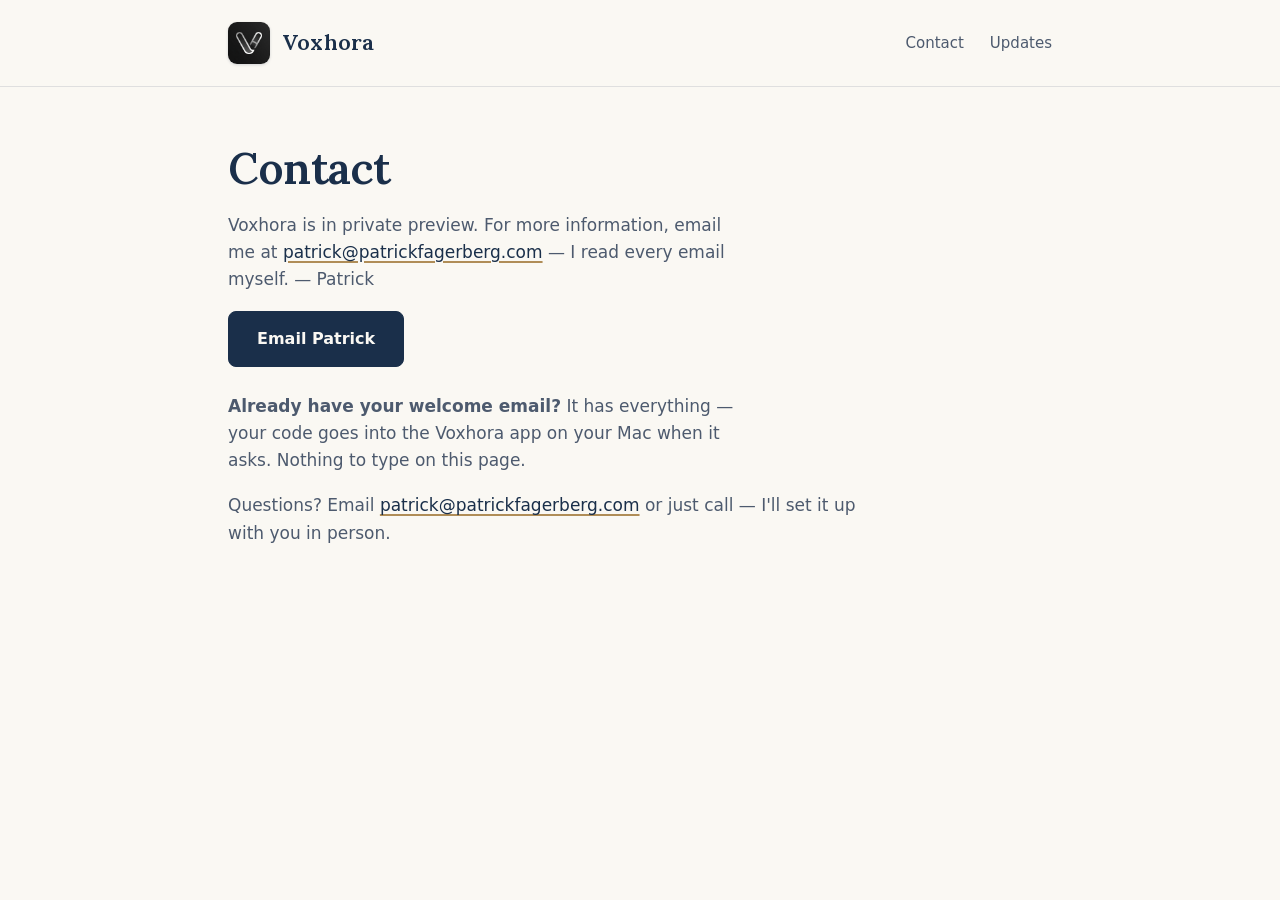
<file: setup.html>
<!doctype html>
<html lang="en">
<head>
  <meta charset="utf-8">
  <meta http-equiv="refresh" content="0; url=/start.html">
  <title>Setup — Voxhora</title>
  <link rel="canonical" href="https://voxhora.app/start.html">
</head>
<body>
  <p>Setup now lives on your personal start page — <a href="/start.html">voxhora.app/start</a>. Enter your access code there and your steps appear.</p>
</body>
</html>
</file>
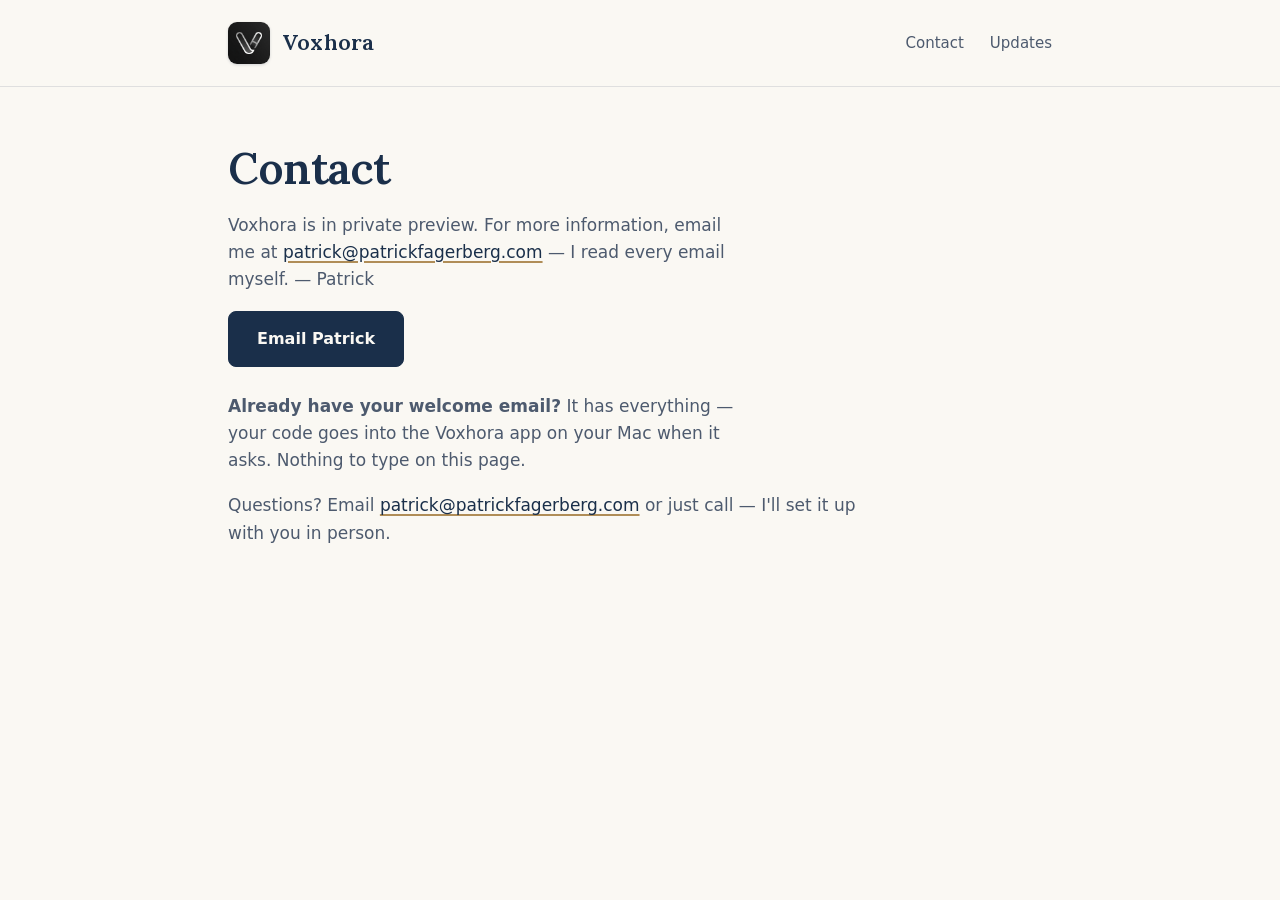
<file: start.html>
<!doctype html>
<html lang="en">
<head>
  <meta charset="utf-8">
  <meta name="viewport" content="width=device-width, initial-scale=1">
  <title>Contact — Voxhora</title>
  <meta name="description" content="Voxhora is in private preview — email Patrick for more information.">
  <meta name="robots" content="noindex">
  <link rel="icon" type="image/png" sizes="32x32" href="/favicon-32.png">
  <link rel="apple-touch-icon" href="/apple-touch-icon.png">
  <link rel="stylesheet" href="styles.css">
  <meta property="og:type" content="website">
  <meta property="og:site_name" content="Voxhora">
  <meta property="og:title" content="Contact — Voxhora">
  <meta property="og:description" content="Voxhora is in private preview — email Patrick for more information.">
  <meta property="og:url" content="https://voxhora.app/start.html">
  <meta property="og:image" content="https://voxhora.app/voxhora-social-card.png">
</head>
<body>

<header class="site-header">
  <div class="wrap">
    <a href="/" class="brand">
      <img src="voxhora-logo.png" class="v-mark" alt="Voxhora">
      <span class="v-word">Voxhora</span>
    </a>
    <nav class="site-nav">
      <a href="mailto:patrick@patrickfagerberg.com?subject=Voxhora">Contact</a>
            <a href="/whats-coming.html">Updates</a>
    </nav>
  </div>
</header>

<main>
  <div class="wrap">

    <!-- 2026-08-11 redesign: the welcome EMAIL is the onboarding. This page's
         old code gate + 4-step walkthrough are gone — they made attorneys type
         the code twice, showed a QR that couldn't be scanned from the phone it
         was displayed on, and sealed steps 2-4 behind a 410 once the Mac
         claimed the code. Now this page does exactly one thing: take a request.
         Everything else arrives in Patrick's email. -->
    <section>
      <h1>Contact</h1>
      <p class="tight mute" style="max-width: 520px;">Voxhora is in private preview. For more information, email me at <a href="mailto:patrick@patrickfagerberg.com">patrick@patrickfagerberg.com</a> — I read every email myself. — Patrick</p>

      <p style="margin: 18px 0 8px;"><a class="btn btn-primary" href="mailto:patrick@patrickfagerberg.com?subject=Voxhora">Email Patrick</a></p>

      <p class="tight mute" style="margin-top: 26px; max-width: 520px;"><strong>Already have your welcome email?</strong> It has everything — your code goes into the Voxhora app on your Mac when it asks. Nothing to type on this page.</p>

      <p class="tight mute" style="margin-top: 18px;">Questions? Email <a href="mailto:patrick@patrickfagerberg.com">patrick@patrickfagerberg.com</a> or just call — I'll set it up with you in person.</p>
    </section>

  </div>
</main>


</body>
</html>
</file>
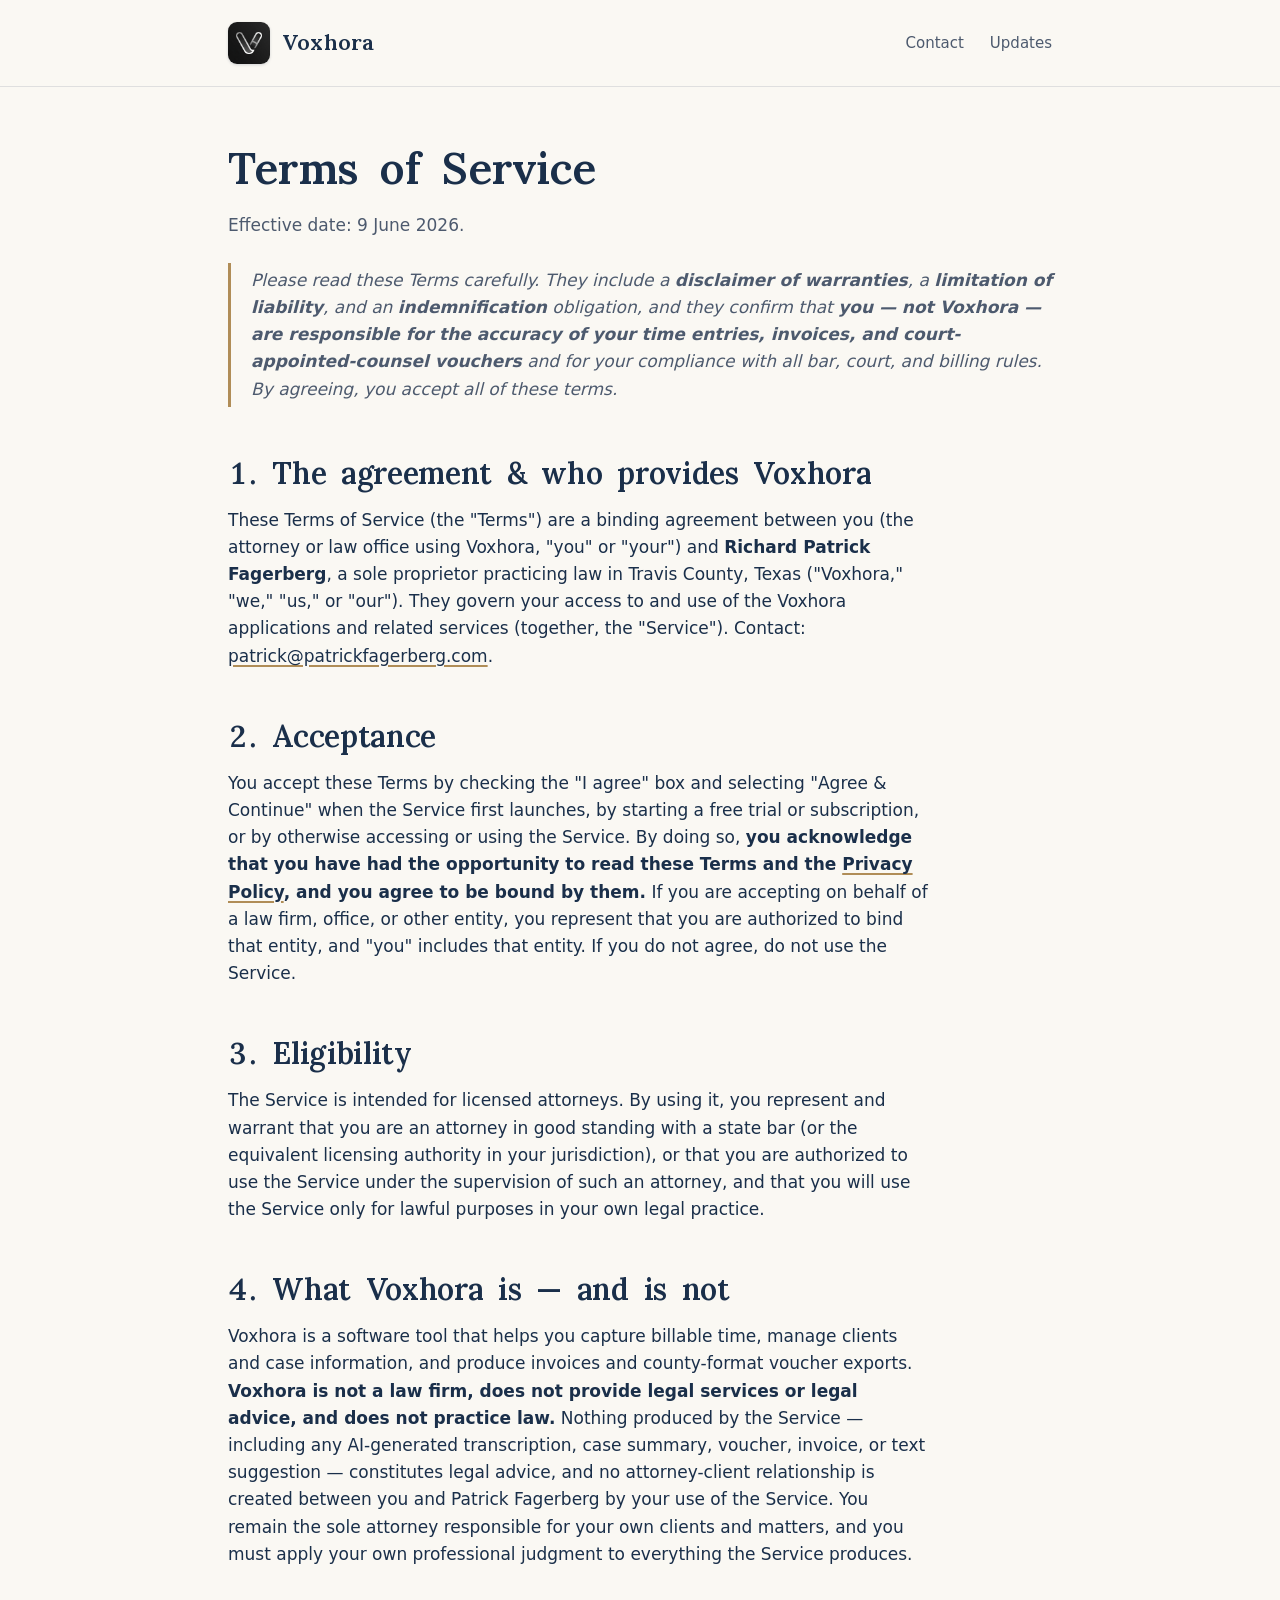
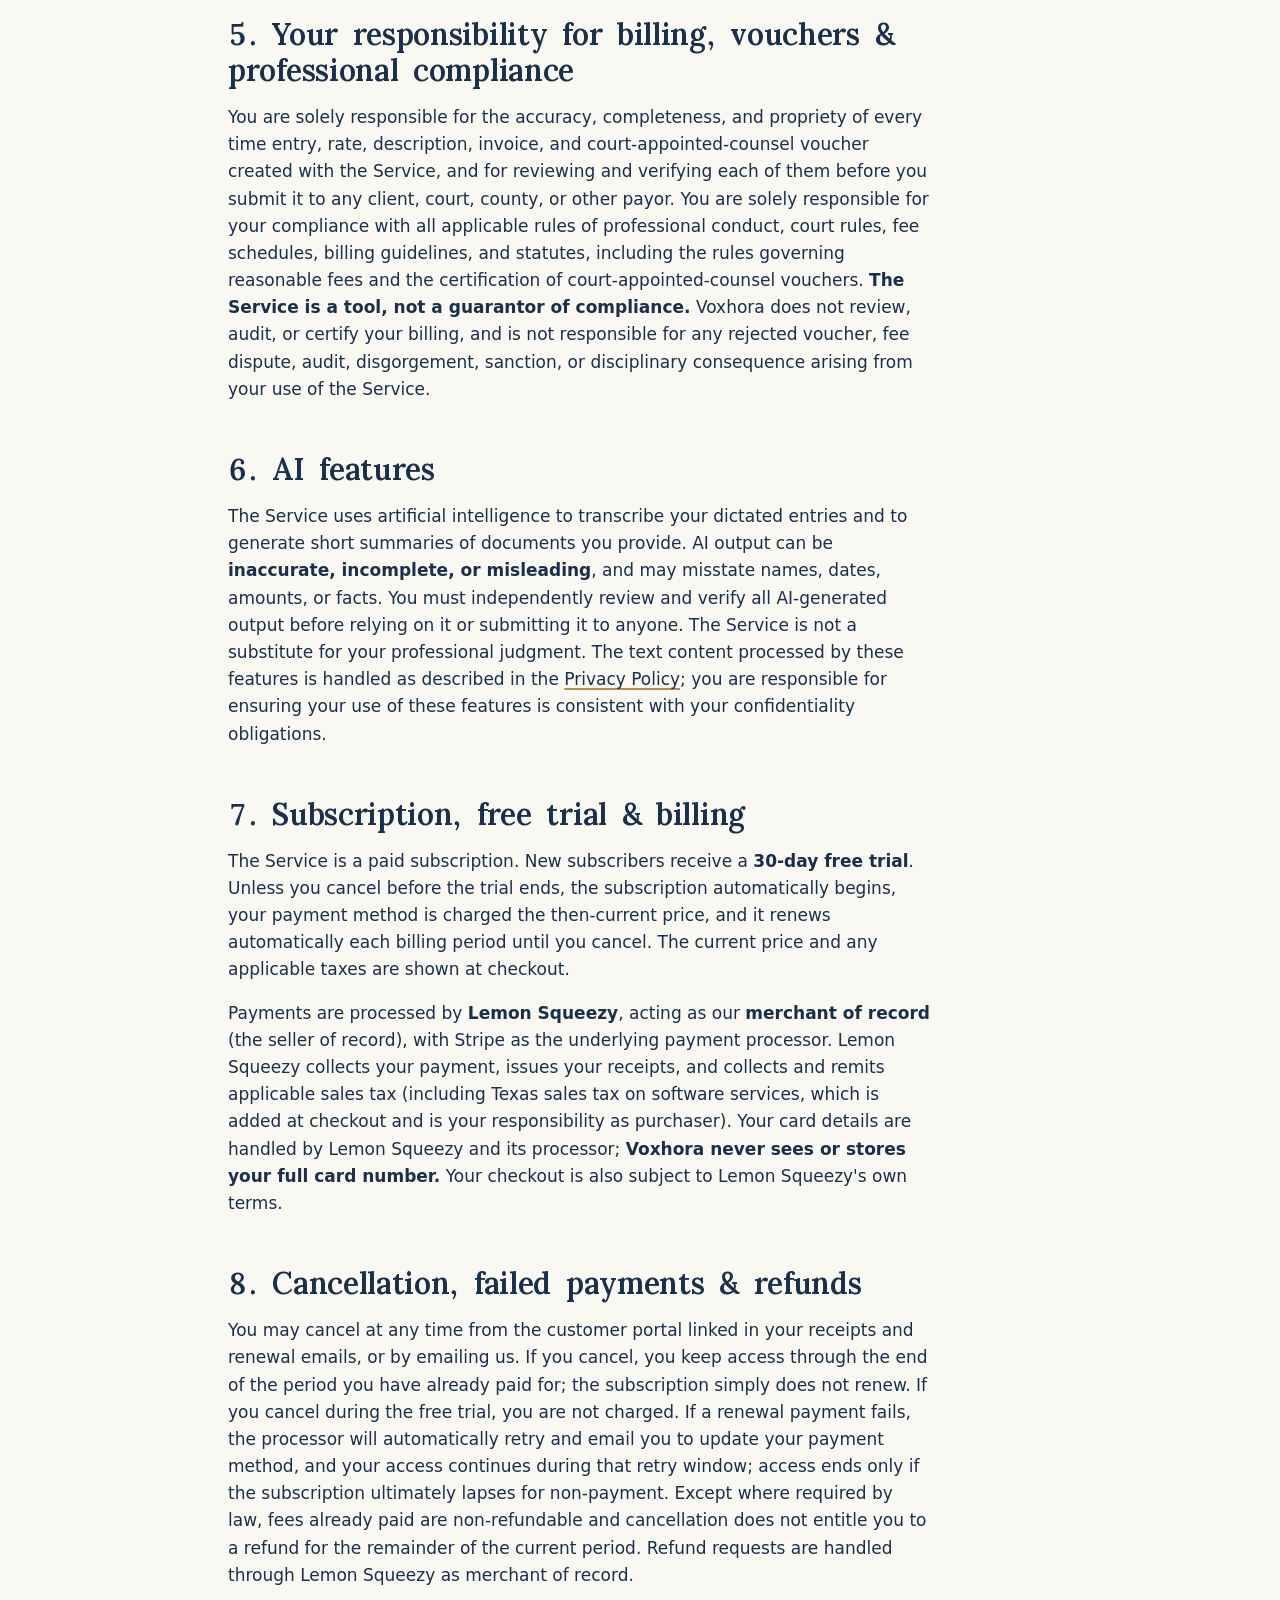
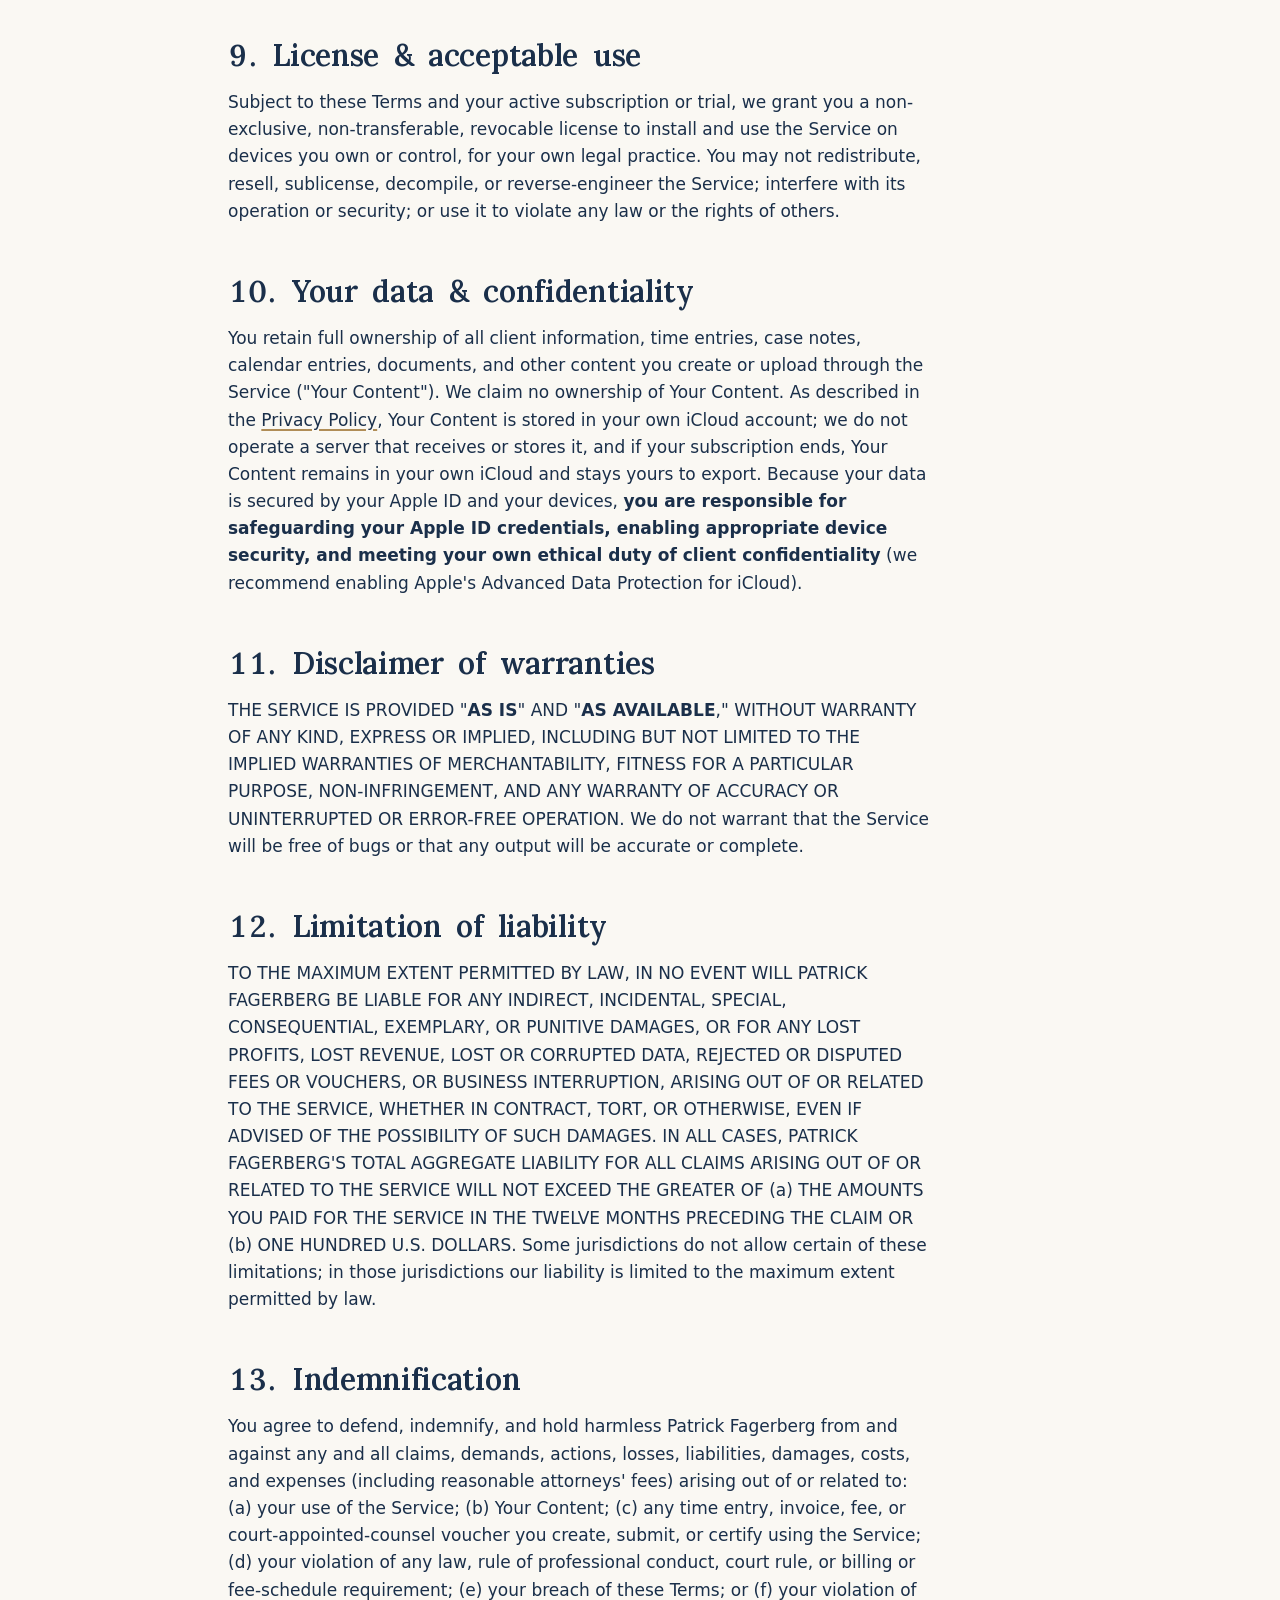
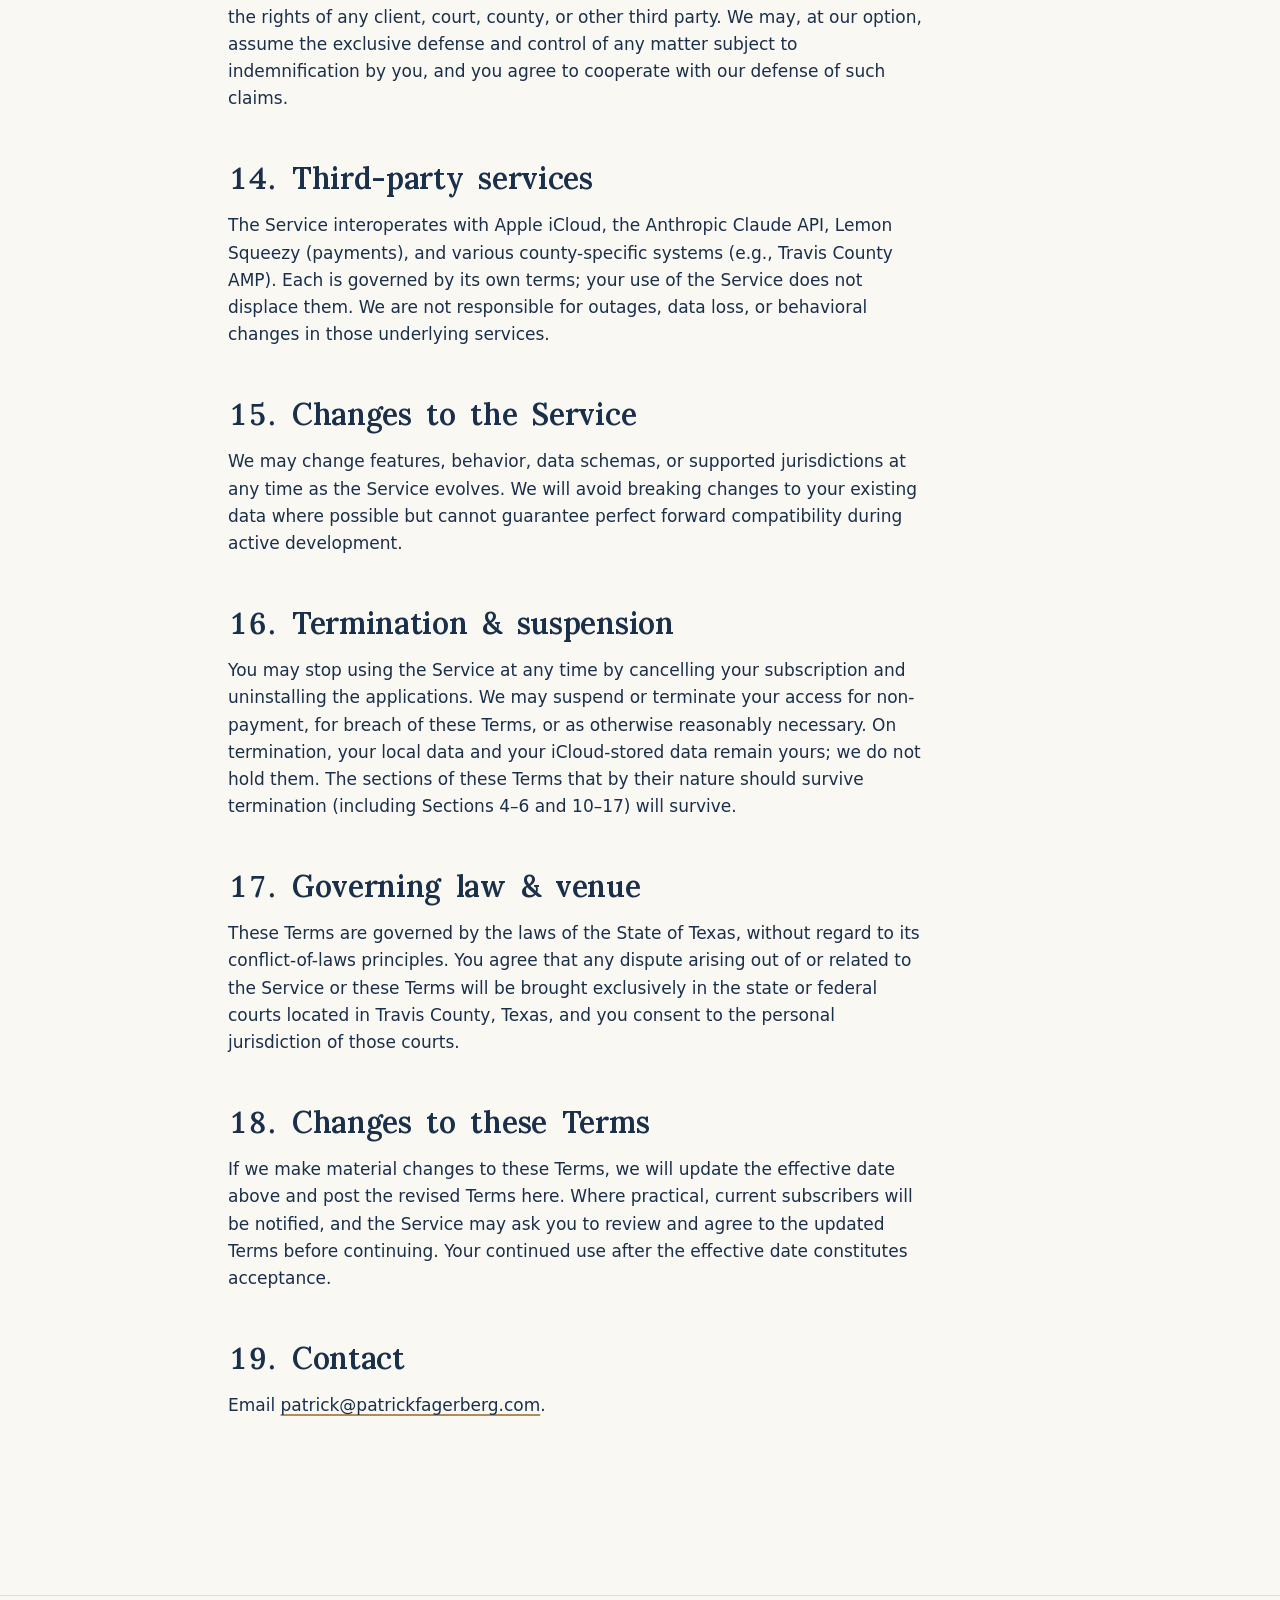
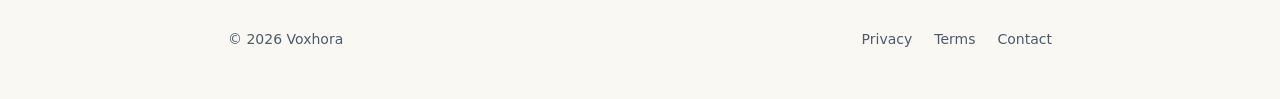
<file: terms.html>
<!doctype html>
<html lang="en">
<head>
  <meta charset="utf-8">
  <meta name="viewport" content="width=device-width, initial-scale=1">
  <title>Terms of Service — Voxhora</title>
  <meta name="description" content="Voxhora terms of service — subscription, AI features, your data ownership, warranties, and liability for attorneys using Voxhora.">
  <link rel="icon" type="image/png" sizes="32x32" href="/favicon-32.png">
  <link rel="apple-touch-icon" href="/apple-touch-icon.png">
  <link rel="stylesheet" href="styles.css">
  <meta property="og:type" content="website">
  <meta property="og:site_name" content="Voxhora">
  <meta property="og:title" content="Terms of Service — Voxhora">
  <meta property="og:description" content="Voxhora terms of service — subscription, AI features, your data ownership, warranties, and liability for attorneys using Voxhora.">
  <meta property="og:url" content="https://voxhora.app/terms.html">
  <meta property="og:image" content="https://voxhora.app/voxhora-social-card.png">
  <meta name="twitter:card" content="summary_large_image">
  <meta name="twitter:title" content="Terms of Service — Voxhora">
  <meta name="twitter:description" content="Voxhora terms of service — subscription, AI features, your data ownership, warranties, and liability for attorneys using Voxhora.">
  <meta name="twitter:image" content="https://voxhora.app/voxhora-social-card.png">
</head>
<body>

<header class="site-header">
  <div class="wrap">
    <a href="/" class="brand">
      <img src="voxhora-logo.png" class="v-mark" alt="Voxhora">
      <span class="v-word">Voxhora</span>
    </a>
    <nav class="site-nav">
      <a href="mailto:patrick@patrickfagerberg.com?subject=Voxhora">Contact</a>
            <a href="/whats-coming.html">Updates</a>
    </nav>
  </div>
</header>

<main>
  <div class="wrap">

    <h1>Terms of Service</h1>
    <p class="mute">Effective date: 9 June 2026.</p>

    <div class="callout">
      Please read these Terms carefully. They include a <strong>disclaimer of warranties</strong>, a <strong>limitation of liability</strong>, and an <strong>indemnification</strong> obligation, and they confirm that <strong>you — not Voxhora — are responsible for the accuracy of your time entries, invoices, and court-appointed-counsel vouchers</strong> and for your compliance with all bar, court, and billing rules. By agreeing, you accept all of these terms.
    </div>

    <h2>1. The agreement &amp; who provides Voxhora</h2>
    <p>These Terms of Service (the "Terms") are a binding agreement between you (the attorney or law office using Voxhora, "you" or "your") and <strong>Richard Patrick Fagerberg</strong>, a sole proprietor practicing law in Travis County, Texas ("Voxhora," "we," "us," or "our"). They govern your access to and use of the Voxhora applications and related services (together, the "Service"). Contact: <a href="mailto:patrick@patrickfagerberg.com">patrick@patrickfagerberg.com</a>.</p>

    <h2>2. Acceptance</h2>
    <p>You accept these Terms by checking the "I agree" box and selecting "Agree &amp; Continue" when the Service first launches, by starting a free trial or subscription, or by otherwise accessing or using the Service. By doing so, <strong>you acknowledge that you have had the opportunity to read these Terms and the <a href="/privacy.html">Privacy Policy</a>, and you agree to be bound by them.</strong> If you are accepting on behalf of a law firm, office, or other entity, you represent that you are authorized to bind that entity, and "you" includes that entity. If you do not agree, do not use the Service.</p>

    <h2>3. Eligibility</h2>
    <p>The Service is intended for licensed attorneys. By using it, you represent and warrant that you are an attorney in good standing with a state bar (or the equivalent licensing authority in your jurisdiction), or that you are authorized to use the Service under the supervision of such an attorney, and that you will use the Service only for lawful purposes in your own legal practice.</p>

    <h2>4. What Voxhora is — and is not</h2>
    <p>Voxhora is a software tool that helps you capture billable time, manage clients and case information, and produce invoices and county-format voucher exports. <strong>Voxhora is not a law firm, does not provide legal services or legal advice, and does not practice law.</strong> Nothing produced by the Service — including any AI-generated transcription, case summary, voucher, invoice, or text suggestion — constitutes legal advice, and no attorney-client relationship is created between you and Patrick Fagerberg by your use of the Service. You remain the sole attorney responsible for your own clients and matters, and you must apply your own professional judgment to everything the Service produces.</p>

    <h2>5. Your responsibility for billing, vouchers &amp; professional compliance</h2>
    <p>You are solely responsible for the accuracy, completeness, and propriety of every time entry, rate, description, invoice, and court-appointed-counsel voucher created with the Service, and for reviewing and verifying each of them before you submit it to any client, court, county, or other payor. You are solely responsible for your compliance with all applicable rules of professional conduct, court rules, fee schedules, billing guidelines, and statutes, including the rules governing reasonable fees and the certification of court-appointed-counsel vouchers. <strong>The Service is a tool, not a guarantor of compliance.</strong> Voxhora does not review, audit, or certify your billing, and is not responsible for any rejected voucher, fee dispute, audit, disgorgement, sanction, or disciplinary consequence arising from your use of the Service.</p>

    <h2>6. AI features</h2>
    <p>The Service uses artificial intelligence to transcribe your dictated entries and to generate short summaries of documents you provide. AI output can be <strong>inaccurate, incomplete, or misleading</strong>, and may misstate names, dates, amounts, or facts. You must independently review and verify all AI-generated output before relying on it or submitting it to anyone. The Service is not a substitute for your professional judgment. The text content processed by these features is handled as described in the <a href="/privacy.html">Privacy Policy</a>; you are responsible for ensuring your use of these features is consistent with your confidentiality obligations.</p>

    <h2>7. Subscription, free trial &amp; billing</h2>
    <p>The Service is a paid subscription. New subscribers receive a <strong>30-day free trial</strong>. Unless you cancel before the trial ends, the subscription automatically begins, your payment method is charged the then-current price, and it renews automatically each billing period until you cancel. The current price and any applicable taxes are shown at checkout.</p>
    <p>Payments are processed by <strong>Lemon Squeezy</strong>, acting as our <strong>merchant of record</strong> (the seller of record), with Stripe as the underlying payment processor. Lemon Squeezy collects your payment, issues your receipts, and collects and remits applicable sales tax (including Texas sales tax on software services, which is added at checkout and is your responsibility as purchaser). Your card details are handled by Lemon Squeezy and its processor; <strong>Voxhora never sees or stores your full card number.</strong> Your checkout is also subject to Lemon Squeezy's own terms.</p>

    <h2>8. Cancellation, failed payments &amp; refunds</h2>
    <p>You may cancel at any time from the customer portal linked in your receipts and renewal emails, or by emailing us. If you cancel, you keep access through the end of the period you have already paid for; the subscription simply does not renew. If you cancel during the free trial, you are not charged. If a renewal payment fails, the processor will automatically retry and email you to update your payment method, and your access continues during that retry window; access ends only if the subscription ultimately lapses for non-payment. Except where required by law, fees already paid are non-refundable and cancellation does not entitle you to a refund for the remainder of the current period. Refund requests are handled through Lemon Squeezy as merchant of record.</p>

    <h2>9. License &amp; acceptable use</h2>
    <p>Subject to these Terms and your active subscription or trial, we grant you a non-exclusive, non-transferable, revocable license to install and use the Service on devices you own or control, for your own legal practice. You may not redistribute, resell, sublicense, decompile, or reverse-engineer the Service; interfere with its operation or security; or use it to violate any law or the rights of others.</p>

    <h2>10. Your data &amp; confidentiality</h2>
    <p>You retain full ownership of all client information, time entries, case notes, calendar entries, documents, and other content you create or upload through the Service ("Your Content"). We claim no ownership of Your Content. As described in the <a href="/privacy.html">Privacy Policy</a>, Your Content is stored in your own iCloud account; we do not operate a server that receives or stores it, and if your subscription ends, Your Content remains in your own iCloud and stays yours to export. Because your data is secured by your Apple ID and your devices, <strong>you are responsible for safeguarding your Apple ID credentials, enabling appropriate device security, and meeting your own ethical duty of client confidentiality</strong> (we recommend enabling Apple's Advanced Data Protection for iCloud).</p>

    <h2>11. Disclaimer of warranties</h2>
    <p>THE SERVICE IS PROVIDED "<strong>AS IS</strong>" AND "<strong>AS AVAILABLE</strong>," WITHOUT WARRANTY OF ANY KIND, EXPRESS OR IMPLIED, INCLUDING BUT NOT LIMITED TO THE IMPLIED WARRANTIES OF MERCHANTABILITY, FITNESS FOR A PARTICULAR PURPOSE, NON-INFRINGEMENT, AND ANY WARRANTY OF ACCURACY OR UNINTERRUPTED OR ERROR-FREE OPERATION. We do not warrant that the Service will be free of bugs or that any output will be accurate or complete.</p>

    <h2>12. Limitation of liability</h2>
    <p>TO THE MAXIMUM EXTENT PERMITTED BY LAW, IN NO EVENT WILL PATRICK FAGERBERG BE LIABLE FOR ANY INDIRECT, INCIDENTAL, SPECIAL, CONSEQUENTIAL, EXEMPLARY, OR PUNITIVE DAMAGES, OR FOR ANY LOST PROFITS, LOST REVENUE, LOST OR CORRUPTED DATA, REJECTED OR DISPUTED FEES OR VOUCHERS, OR BUSINESS INTERRUPTION, ARISING OUT OF OR RELATED TO THE SERVICE, WHETHER IN CONTRACT, TORT, OR OTHERWISE, EVEN IF ADVISED OF THE POSSIBILITY OF SUCH DAMAGES. IN ALL CASES, PATRICK FAGERBERG'S TOTAL AGGREGATE LIABILITY FOR ALL CLAIMS ARISING OUT OF OR RELATED TO THE SERVICE WILL NOT EXCEED THE GREATER OF (a) THE AMOUNTS YOU PAID FOR THE SERVICE IN THE TWELVE MONTHS PRECEDING THE CLAIM OR (b) ONE HUNDRED U.S. DOLLARS. Some jurisdictions do not allow certain of these limitations; in those jurisdictions our liability is limited to the maximum extent permitted by law.</p>

    <h2>13. Indemnification</h2>
    <p>You agree to defend, indemnify, and hold harmless Patrick Fagerberg from and against any and all claims, demands, actions, losses, liabilities, damages, costs, and expenses (including reasonable attorneys' fees) arising out of or related to: (a) your use of the Service; (b) Your Content; (c) any time entry, invoice, fee, or court-appointed-counsel voucher you create, submit, or certify using the Service; (d) your violation of any law, rule of professional conduct, court rule, or billing or fee-schedule requirement; (e) your breach of these Terms; or (f) your violation of the rights of any client, court, county, or other third party. We may, at our option, assume the exclusive defense and control of any matter subject to indemnification by you, and you agree to cooperate with our defense of such claims.</p>

    <h2>14. Third-party services</h2>
    <p>The Service interoperates with Apple iCloud, the Anthropic Claude API, Lemon Squeezy (payments), and various county-specific systems (e.g., Travis County AMP). Each is governed by its own terms; your use of the Service does not displace them. We are not responsible for outages, data loss, or behavioral changes in those underlying services.</p>

    <h2>15. Changes to the Service</h2>
    <p>We may change features, behavior, data schemas, or supported jurisdictions at any time as the Service evolves. We will avoid breaking changes to your existing data where possible but cannot guarantee perfect forward compatibility during active development.</p>

    <h2>16. Termination &amp; suspension</h2>
    <p>You may stop using the Service at any time by cancelling your subscription and uninstalling the applications. We may suspend or terminate your access for non-payment, for breach of these Terms, or as otherwise reasonably necessary. On termination, your local data and your iCloud-stored data remain yours; we do not hold them. The sections of these Terms that by their nature should survive termination (including Sections 4–6 and 10–17) will survive.</p>

    <h2>17. Governing law &amp; venue</h2>
    <p>These Terms are governed by the laws of the State of Texas, without regard to its conflict-of-laws principles. You agree that any dispute arising out of or related to the Service or these Terms will be brought exclusively in the state or federal courts located in Travis County, Texas, and you consent to the personal jurisdiction of those courts.</p>

    <h2>18. Changes to these Terms</h2>
    <p>If we make material changes to these Terms, we will update the effective date above and post the revised Terms here. Where practical, current subscribers will be notified, and the Service may ask you to review and agree to the updated Terms before continuing. Your continued use after the effective date constitutes acceptance.</p>

    <h2>19. Contact</h2>
    <p>Email <a href="mailto:patrick@patrickfagerberg.com">patrick@patrickfagerberg.com</a>.</p>

  </div>
</main>

<footer class="site-footer">
  <div class="wrap">
    <div>© 2026 Voxhora</div>
    <nav>
      <a href="/privacy.html">Privacy</a>
      <a href="/terms.html">Terms</a>
      <a href="mailto:patrick@patrickfagerberg.com">Contact</a>
    </nav>
  </div>
</footer>

</body>
</html>
</file>
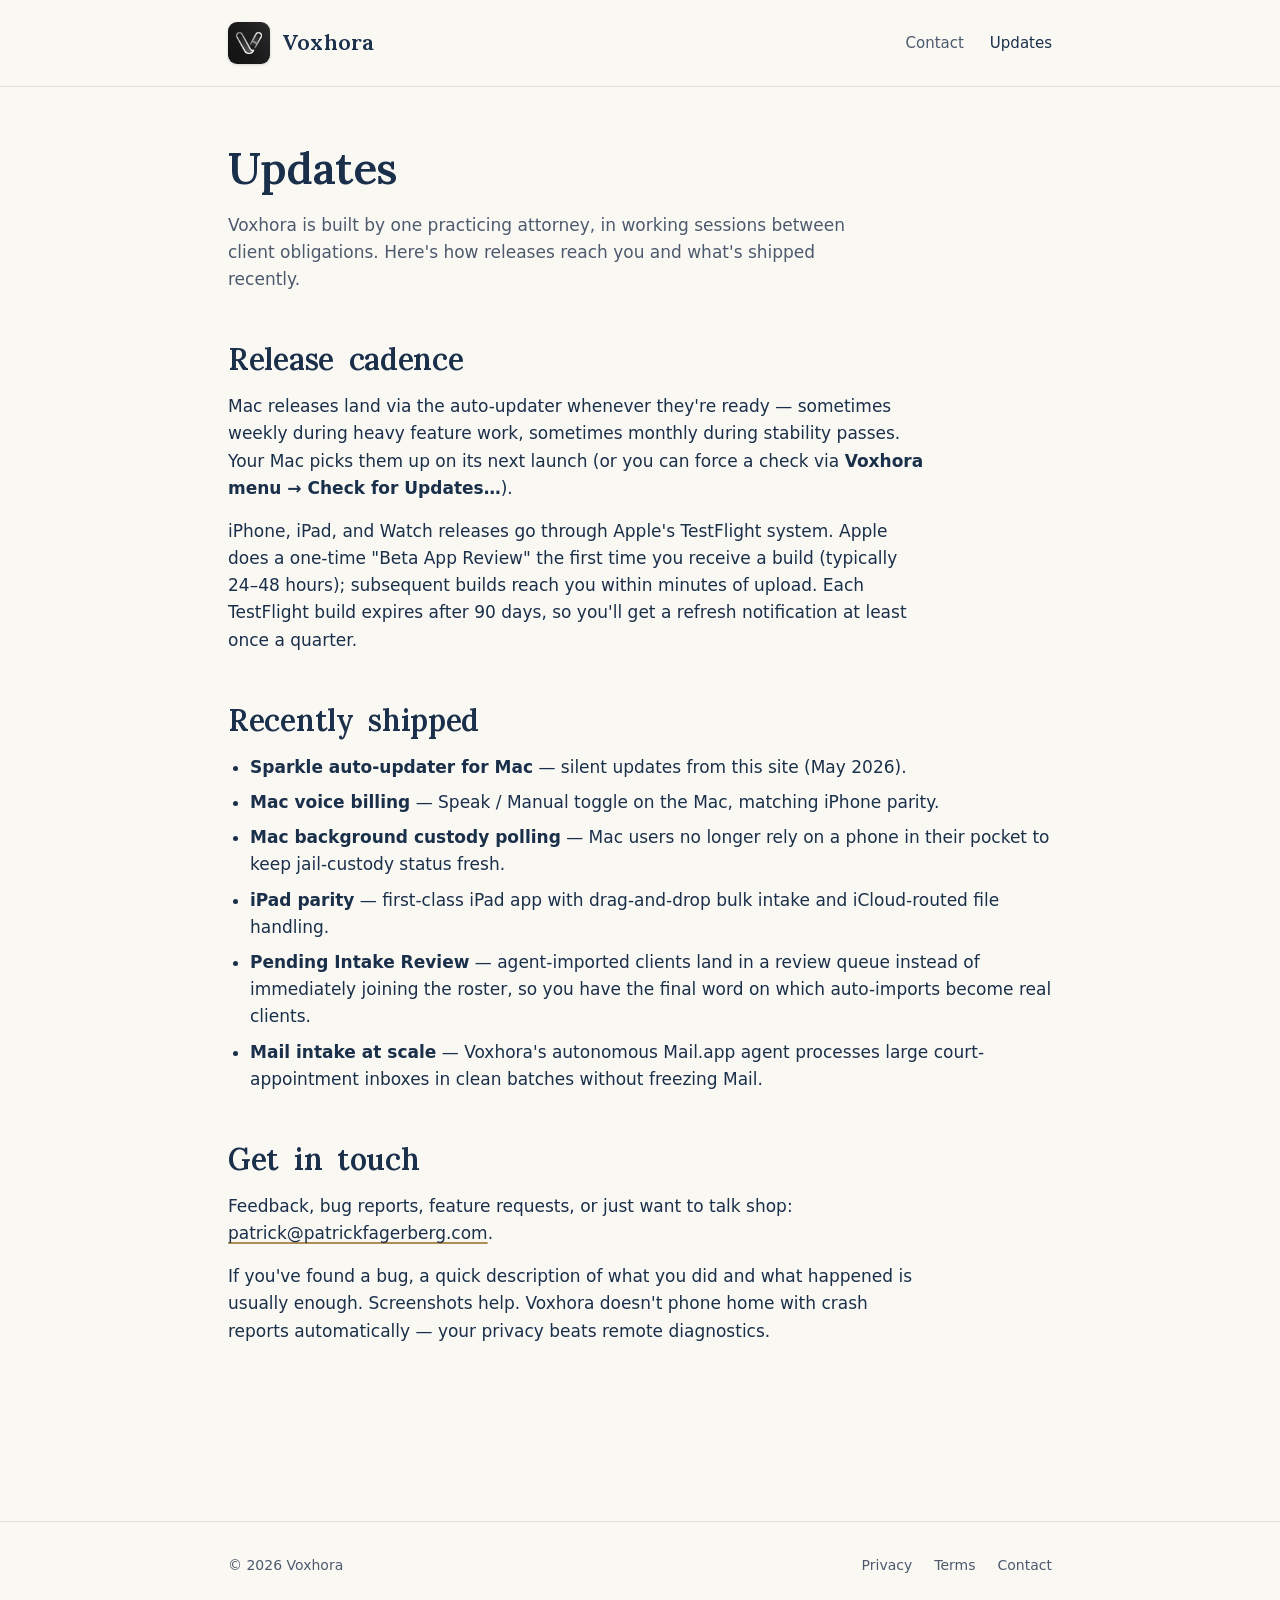
<file: whats-coming.html>
<!doctype html>
<html lang="en">
<head>
  <meta charset="utf-8">
  <meta name="viewport" content="width=device-width, initial-scale=1">
  <title>Updates — Voxhora</title>
  <meta name="description" content="Voxhora updates — recently shipped features, release cadence, and how to reach the Voxhora team.">
  <link rel="icon" type="image/png" sizes="32x32" href="/favicon-32.png">
  <link rel="apple-touch-icon" href="/apple-touch-icon.png">
  <link rel="stylesheet" href="styles.css">
  <meta property="og:type" content="website">
  <meta property="og:site_name" content="Voxhora">
  <meta property="og:title" content="Updates — Voxhora">
  <meta property="og:description" content="Voxhora updates — recently shipped features, release cadence, and how to reach the Voxhora team.">
  <meta property="og:url" content="https://voxhora.app/whats-coming.html">
  <meta property="og:image" content="https://voxhora.app/voxhora-social-card.png">
  <meta name="twitter:card" content="summary_large_image">
  <meta name="twitter:title" content="Updates — Voxhora">
  <meta name="twitter:description" content="Voxhora updates — recently shipped features, release cadence, and how to reach the Voxhora team.">
  <meta name="twitter:image" content="https://voxhora.app/voxhora-social-card.png">
</head>
<body>

<header class="site-header">
  <div class="wrap">
    <a href="/" class="brand">
      <img src="voxhora-logo.png" class="v-mark" alt="Voxhora">
      <span class="v-word">Voxhora</span>
    </a>
    <nav class="site-nav">
      <a href="mailto:patrick@patrickfagerberg.com?subject=Voxhora">Contact</a>
            <a href="/whats-coming.html" class="active">Updates</a>
    </nav>
  </div>
</header>

<main>
  <div class="wrap">

    <h1>Updates</h1>
    <p class="tight mute">Voxhora is built by one practicing attorney, in working sessions between client obligations. Here's how releases reach you and what's shipped recently.</p>

    <h2>Release cadence</h2>
    <p>Mac releases land via the auto-updater whenever they're ready — sometimes weekly during heavy feature work, sometimes monthly during stability passes. Your Mac picks them up on its next launch (or you can force a check via <strong>Voxhora menu → Check for Updates…</strong>).</p>
    <p>iPhone, iPad, and Watch releases go through Apple's TestFlight system. Apple does a one-time "Beta App Review" the first time you receive a build (typically 24–48 hours); subsequent builds reach you within minutes of upload. Each TestFlight build expires after 90 days, so you'll get a refresh notification at least once a quarter.</p>

    <h2>Recently shipped</h2>
    <ul>
      <li><strong>Sparkle auto-updater for Mac</strong> — silent updates from this site (May 2026).</li>
      <li><strong>Mac voice billing</strong> — Speak / Manual toggle on the Mac, matching iPhone parity.</li>
      <li><strong>Mac background custody polling</strong> — Mac users no longer rely on a phone in their pocket to keep jail-custody status fresh.</li>
      <li><strong>iPad parity</strong> — first-class iPad app with drag-and-drop bulk intake and iCloud-routed file handling.</li>
      <li><strong>Pending Intake Review</strong> — agent-imported clients land in a review queue instead of immediately joining the roster, so you have the final word on which auto-imports become real clients.</li>
      <li><strong>Mail intake at scale</strong> — Voxhora's autonomous Mail.app agent processes large court-appointment inboxes in clean batches without freezing Mail.</li>
    </ul>

    <h2>Get in touch</h2>
    <p>Feedback, bug reports, feature requests, or just want to talk shop: <a href="mailto:patrick@patrickfagerberg.com">patrick@patrickfagerberg.com</a>.</p>
    <p>If you've found a bug, a quick description of what you did and what happened is usually enough. Screenshots help. Voxhora doesn't phone home with crash reports automatically — your privacy beats remote diagnostics.</p>

  </div>
</main>

<footer class="site-footer">
  <div class="wrap">
    <div>© 2026 Voxhora</div>
    <nav>
      <a href="/privacy.html">Privacy</a>
      <a href="/terms.html">Terms</a>
      <a href="mailto:patrick@patrickfagerberg.com">Contact</a>
    </nav>
  </div>
</footer>

</body>
</html>
</file>
<file: styles.css>
/* Self-hosted Lora (no third-party font request) */
@font-face {
  font-family: 'Lora';
  font-style: italic;
  font-weight: 400;
  font-display: swap;
  src: url('/fonts/lora-italic-400-ext.woff2') format('woff2');
  unicode-range: U+0100-02BA, U+02BD-02C5, U+02C7-02CC, U+02CE-02D7, U+02DD-02FF, U+0304, U+0308, U+0329, U+1D00-1DBF, U+1E00-1E9F, U+1EF2-1EFF, U+2020, U+20A0-20AB, U+20AD-20C0, U+2113, U+2C60-2C7F, U+A720-A7FF;
}
@font-face {
  font-family: 'Lora';
  font-style: italic;
  font-weight: 400;
  font-display: swap;
  src: url('/fonts/lora-italic-400.woff2') format('woff2');
  unicode-range: U+0000-00FF, U+0131, U+0152-0153, U+02BB-02BC, U+02C6, U+02DA, U+02DC, U+0304, U+0308, U+0329, U+2000-206F, U+20AC, U+2122, U+2191, U+2193, U+2212, U+2215, U+FEFF, U+FFFD;
}
@font-face {
  font-family: 'Lora';
  font-style: normal;
  font-weight: 500;
  font-display: swap;
  src: url('/fonts/lora-normal-500-ext.woff2') format('woff2');
  unicode-range: U+0100-02BA, U+02BD-02C5, U+02C7-02CC, U+02CE-02D7, U+02DD-02FF, U+0304, U+0308, U+0329, U+1D00-1DBF, U+1E00-1E9F, U+1EF2-1EFF, U+2020, U+20A0-20AB, U+20AD-20C0, U+2113, U+2C60-2C7F, U+A720-A7FF;
}
@font-face {
  font-family: 'Lora';
  font-style: normal;
  font-weight: 500;
  font-display: swap;
  src: url('/fonts/lora-normal-500.woff2') format('woff2');
  unicode-range: U+0000-00FF, U+0131, U+0152-0153, U+02BB-02BC, U+02C6, U+02DA, U+02DC, U+0304, U+0308, U+0329, U+2000-206F, U+20AC, U+2122, U+2191, U+2193, U+2212, U+2215, U+FEFF, U+FFFD;
}
@font-face {
  font-family: 'Lora';
  font-style: normal;
  font-weight: 600;
  font-display: swap;
  src: url('/fonts/lora-normal-600-ext.woff2') format('woff2');
  unicode-range: U+0100-02BA, U+02BD-02C5, U+02C7-02CC, U+02CE-02D7, U+02DD-02FF, U+0304, U+0308, U+0329, U+1D00-1DBF, U+1E00-1E9F, U+1EF2-1EFF, U+2020, U+20A0-20AB, U+20AD-20C0, U+2113, U+2C60-2C7F, U+A720-A7FF;
}
@font-face {
  font-family: 'Lora';
  font-style: normal;
  font-weight: 600;
  font-display: swap;
  src: url('/fonts/lora-normal-600.woff2') format('woff2');
  unicode-range: U+0000-00FF, U+0131, U+0152-0153, U+02BB-02BC, U+02C6, U+02DA, U+02DC, U+0304, U+0308, U+0329, U+2000-206F, U+20AC, U+2122, U+2191, U+2193, U+2212, U+2215, U+FEFF, U+FFFD;
}
@font-face {
  font-family: 'Lora';
  font-style: normal;
  font-weight: 700;
  font-display: swap;
  src: url('/fonts/lora-normal-700-ext.woff2') format('woff2');
  unicode-range: U+0100-02BA, U+02BD-02C5, U+02C7-02CC, U+02CE-02D7, U+02DD-02FF, U+0304, U+0308, U+0329, U+1D00-1DBF, U+1E00-1E9F, U+1EF2-1EFF, U+2020, U+20A0-20AB, U+20AD-20C0, U+2113, U+2C60-2C7F, U+A720-A7FF;
}
@font-face {
  font-family: 'Lora';
  font-style: normal;
  font-weight: 700;
  font-display: swap;
  src: url('/fonts/lora-normal-700.woff2') format('woff2');
  unicode-range: U+0000-00FF, U+0131, U+0152-0153, U+02BB-02BC, U+02C6, U+02DA, U+02DC, U+0304, U+0308, U+0329, U+2000-206F, U+20AC, U+2122, U+2191, U+2193, U+2212, U+2215, U+FEFF, U+FFFD;
}

/* ----------------------------------------------------------------
   Voxhora marketing site — global styles
   Brand: voxPaper #faf8f3 background, voxInk #1a2f4a body,
          voxGold #b08d57 accent, voxInkSoft #4d5a6e secondary.
   Typography: Lora (Charter-feel) for headlines, system sans for body.
   ---------------------------------------------------------------- */

:root {
  --vox-paper: #faf8f3;
  --vox-ink: #1a2f4a;
  --vox-ink-soft: #4d5a6e;
  --vox-gold: #b08d57;
  --vox-gold-warm: #c9a872;
  --vox-card: #ffffff;
  --vox-border: rgba(26, 47, 74, 0.12);
  --vox-shadow: 0 1px 3px rgba(26, 47, 74, 0.06), 0 1px 2px rgba(26, 47, 74, 0.04);
  --max-w: 880px;
}

* { box-sizing: border-box; }

html { scroll-behavior: smooth; }

body {
  margin: 0;
  background: var(--vox-paper);
  color: var(--vox-ink);
  font-family: system-ui, -apple-system, BlinkMacSystemFont, "Segoe UI", Helvetica, Arial, sans-serif;
  font-size: 17px;
  line-height: 1.6;
  font-variant-numeric: tabular-nums;
  -webkit-font-smoothing: antialiased;
  -moz-osx-font-smoothing: grayscale;
}

h1, h2, h3, h4 {
  font-family: "Lora", "Charter", "Iowan Old Style", "Georgia", serif;
  font-weight: 600;
  color: var(--vox-ink);
  letter-spacing: -0.01em;
}

h1 { font-size: 44px; line-height: 1.15; margin: 0 0 18px; }
h2 { font-size: 30px; line-height: 1.2; margin: 48px 0 16px; }
h3 { font-size: 22px; line-height: 1.3; margin: 32px 0 10px; }

p { margin: 0 0 16px; max-width: 65ch; }

a {
  color: var(--vox-ink);
  text-decoration: underline;
  text-decoration-color: var(--vox-gold);
  text-decoration-thickness: 1.5px;
  text-underline-offset: 3px;
  transition: text-decoration-color 0.15s ease;
}
a:hover { text-decoration-color: var(--vox-ink); }

ul { padding-left: 22px; margin: 0 0 16px; }
li { margin-bottom: 8px; }

code, pre {
  font-family: ui-monospace, "SF Mono", "Cascadia Mono", Menlo, Consolas, monospace;
  font-size: 14px;
  background: rgba(26, 47, 74, 0.06);
  padding: 2px 6px;
  border-radius: 4px;
}
pre {
  padding: 16px 20px;
  overflow-x: auto;
  line-height: 1.5;
  border-radius: 8px;
}
pre code { padding: 0; background: none; }

/* ---- LAYOUT ---- */

.wrap {
  max-width: var(--max-w);
  margin: 0 auto;
  padding: 0 28px;
}

header.site-header {
  border-bottom: 1px solid var(--vox-border);
  padding: 22px 0;
  background: var(--vox-paper);
}
header.site-header .wrap {
  display: flex;
  align-items: center;
  justify-content: space-between;
  gap: 24px;
  flex-wrap: wrap;
}

.brand {
  display: inline-flex;
  align-items: center;
  gap: 12px;
  text-decoration: none;
  color: var(--vox-ink);
}
.brand .v-mark {
  width: 42px;
  height: 42px;
  border-radius: 9px;
  object-fit: cover;
  flex-shrink: 0;
  /* Subtle shadow so the dark logo doesn't fight the cream background */
  box-shadow: 0 1px 3px rgba(26, 47, 74, 0.18);
}
.brand .v-word {
  font-family: "Lora", "Charter", "Iowan Old Style", Georgia, serif;
  font-size: 22px;
  font-weight: 600;
  letter-spacing: 0.01em;
}

nav.site-nav {
  display: flex;
  gap: 26px;
  flex-wrap: wrap;
}
nav.site-nav a {
  font-size: 15px;
  font-weight: 500;
  text-decoration: none;
  color: var(--vox-ink-soft);
  transition: color 0.15s ease;
}
nav.site-nav a:hover { color: var(--vox-ink); }
nav.site-nav a.active { color: var(--vox-ink); }

main { padding: 56px 0 80px; }

/* ---- HERO ---- */

.hero {
  text-align: left;
  margin-bottom: 56px;
}
.hero .eyebrow {
  display: inline-block;
  font-size: 12px;
  font-weight: 600;
  letter-spacing: 0.12em;
  text-transform: uppercase;
  color: var(--vox-gold);
  margin-bottom: 14px;
}
.hero h1 {
  font-size: 64px;
  margin-bottom: 22px;
  letter-spacing: -0.02em;
}
.hero .motto {
  font-family: "Lora", "Charter", "Iowan Old Style", Georgia, serif;
  font-size: 28px;
  line-height: 1.35;
  color: var(--vox-ink);
  max-width: 30ch;
  margin: 0 0 18px;
  font-weight: 500;
}
.hero .motto .motto-soft {
  color: var(--vox-ink-soft);
  font-style: italic;
  font-weight: 400;
}
.hero .tagline-explainer {
  font-size: 17px;
  color: var(--vox-ink-soft);
  max-width: 50ch;
  line-height: 1.5;
  margin-bottom: 36px;
}

/* ---- CTA BUTTONS ---- */

.cta-row {
  display: flex;
  gap: 14px;
  flex-wrap: wrap;
}

.btn {
  display: inline-block;
  padding: 14px 28px;
  border-radius: 8px;
  font-size: 16px;
  font-weight: 600;
  text-decoration: none;
  border: 1.5px solid transparent;
  transition: all 0.15s ease;
  cursor: pointer;
  font-family: inherit;
}
.btn-primary {
  background: var(--vox-ink);
  color: var(--vox-paper);
  border-color: var(--vox-ink);
}
.btn-primary:hover {
  background: #243a5c;
  border-color: #243a5c;
  text-decoration: none;
}
.btn-secondary {
  background: transparent;
  color: var(--vox-ink);
  border-color: var(--vox-ink);
}
.btn-secondary:hover {
  background: var(--vox-ink);
  color: var(--vox-paper);
  text-decoration: none;
}

/* ---- CARDS / SECTIONS ---- */

.card {
  background: var(--vox-card);
  border: 1px solid var(--vox-border);
  border-radius: 12px;
  padding: 28px 32px;
  margin-bottom: 24px;
  box-shadow: var(--vox-shadow);
}

.card h3 { margin-top: 0; }

.section-grid {
  display: grid;
  grid-template-columns: repeat(auto-fit, minmax(280px, 1fr));
  gap: 20px;
  margin: 32px 0;
}

.section-grid .card { margin-bottom: 0; }

/* Safety section — two-column lawyer-comfort layout, slightly different visual
   weight than the value-prop section-grid so it reads as a separate "trust"
   block rather than another feature list. */
.safety-grid {
  display: grid;
  grid-template-columns: repeat(auto-fit, minmax(320px, 1fr));
  gap: 14px;
  margin: 28px 0 8px;
}
.safety-item {
  background: var(--vox-card);
  border: 1px solid var(--vox-border);
  border-left: 3px solid var(--vox-gold);
  border-radius: 8px;
  padding: 22px 26px;
}
.safety-item h3 {
  margin: 0 0 10px;
  font-size: 19px;
  font-family: "Lora", "Charter", "Iowan Old Style", Georgia, serif;
  font-weight: 600;
}
.safety-item p {
  margin: 0;
  font-size: 16px;
  color: var(--vox-ink-soft);
  line-height: 1.55;
}
.safety-item p strong {
  color: var(--vox-ink);
  font-weight: 600;
}
@media (max-width: 640px) {
  .safety-item { padding: 18px 22px; }
  .safety-item h3 { font-size: 17px; }
  .safety-item p { font-size: 15px; }
}

/* ---- FORMS ---- */

form.signup {
  background: var(--vox-card);
  border: 1px solid var(--vox-border);
  border-radius: 12px;
  padding: 32px;
  box-shadow: var(--vox-shadow);
  max-width: 540px;
}
.form-row {
  display: flex;
  flex-direction: column;
  gap: 6px;
  margin-bottom: 18px;
}
.form-row label {
  font-size: 14px;
  font-weight: 600;
  color: var(--vox-ink);
}
.form-row .hint {
  font-size: 13px;
  color: var(--vox-ink-soft);
  font-weight: 400;
}
.form-row input,
.form-row textarea {
  font-family: inherit;
  font-size: 16px;
  padding: 10px 14px;
  border: 1.5px solid var(--vox-border);
  border-radius: 8px;
  background: var(--vox-paper);
  color: var(--vox-ink);
  transition: border-color 0.15s ease;
}
.form-row input:focus,
.form-row textarea:focus {
  outline: none;
  border-color: var(--vox-gold);
}
.form-row textarea {
  min-height: 90px;
  resize: vertical;
  line-height: 1.5;
}

/* ---- FOOTER ---- */

footer.site-footer {
  border-top: 1px solid var(--vox-border);
  padding: 32px 0 48px;
  margin-top: 80px;
  background: var(--vox-paper);
  color: var(--vox-ink-soft);
  font-size: 14px;
}
footer.site-footer .wrap {
  display: flex;
  justify-content: space-between;
  align-items: baseline;
  flex-wrap: wrap;
  gap: 20px;
}
footer.site-footer nav { display: flex; gap: 22px; flex-wrap: wrap; }
footer.site-footer nav a {
  color: var(--vox-ink-soft);
  text-decoration: none;
}
footer.site-footer nav a:hover { color: var(--vox-ink); }

/* ---- UTILITIES ---- */

.mute { color: var(--vox-ink-soft); }
.gold { color: var(--vox-gold); }
.center { text-align: center; }
.tight { max-width: 60ch; }

.callout {
  border-left: 3px solid var(--vox-gold);
  padding: 4px 0 4px 20px;
  margin: 24px 0;
  color: var(--vox-ink-soft);
  font-style: italic;
}

/* ---- RESPONSIVE ---- */

@media (max-width: 640px) {
  body { font-size: 16px; }
  h1 { font-size: 34px; }
  .hero h1 { font-size: 42px; }
  .hero .motto { font-size: 22px; }
  .hero .tagline-explainer { font-size: 16px; }
  h2 { font-size: 24px; margin: 36px 0 14px; }
  h3 { font-size: 19px; }
  main { padding: 36px 0 60px; }
  .card { padding: 22px 24px; }
  form.signup { padding: 24px; }
  .wrap { padding: 0 20px; }
  header.site-header { padding: 16px 0; }
  nav.site-nav { gap: 16px; }
  .cta-row { flex-direction: column; align-items: stretch; }
  .btn { text-align: center; }
}

/* ----------------------------------------------------------------
   "See Voxhora in action" — real-screen demo clips
   (added 2026-06-12; brand tokens above)
   ---------------------------------------------------------------- */
.demos { margin: 48px 0; }
.demos .lede { color: var(--vox-ink-soft); font-size: 16px; margin: 0 0 24px; max-width: 65ch; }

.demo-phones {
  display: grid;
  grid-template-columns: repeat(auto-fit, minmax(170px, 1fr));
  gap: 18px;
  margin: 0 0 24px;
}
.demo-tablets {
  display: grid;
  grid-template-columns: repeat(auto-fit, minmax(320px, 1fr));
  gap: 18px;
}

.demo-card {
  background: var(--vox-card);
  border: 1px solid var(--vox-border);
  border-radius: 14px;
  overflow: hidden;
  box-shadow: var(--vox-shadow);
}
.demo-card video {
  display: block;
  width: 100%;
  height: auto;
  background: #1a2f4a;
}
.demo-card .cap { padding: 12px 14px 14px; }
.demo-card .cap .t { font-weight: 600; font-size: 15px; color: var(--vox-ink); }
.demo-card .cap .d { color: var(--vox-ink-soft); font-size: 13.5px; line-height: 1.45; margin-top: 3px; }

@media (max-width: 520px) {
  .demo-phones { grid-template-columns: repeat(2, 1fr); gap: 12px; }
  .demo-card .cap .d { font-size: 12.5px; }
}

/* Get-Voxhora device section + QR (2026-07-11) */
.get-voxhora .gv-inner {
  display: flex;
  align-items: center;
  gap: 36px;
  background: linear-gradient(135deg, #fdfbf7, #f3eee2);
  border: 1px solid #e4ddce;
  border-radius: 18px;
  padding: 34px 40px;
}
.get-voxhora .gv-text { flex: 1; }
.get-voxhora .gv-eyebrow {
  font-size: 12px; letter-spacing: 2px; font-weight: 700;
  color: var(--vox-gold); margin-bottom: 6px;
}
.get-voxhora .gv-text h2 { margin-top: 0; }
.get-voxhora .gv-qr { text-align: center; flex: none; }
.get-voxhora .gv-qr img {
  border: 8px solid #fff; border-radius: 12px;
  box-shadow: 0 2px 10px rgba(26, 47, 74, .12);
  display: block;
}
.get-voxhora .gv-qr span {
  display: block; margin-top: 8px; font-size: 12px; color: var(--vox-ink-soft);
}
@media (max-width: 640px) {
  .get-voxhora .gv-inner { flex-direction: column; text-align: center; gap: 22px; padding: 26px 22px; }
  .get-voxhora .gv-eyebrow { text-align: center; }
}

/* Homepage film panel: "Inside Voxhora" (2026-10-08) */
.film{position:relative;display:block;margin:22px 0 26px;border-radius:14px;overflow:hidden;background:#060b15;border:1px solid var(--vox-gold);aspect-ratio:16/7.2;min-height:260px;color:#f4f0e6;text-decoration:none;box-shadow:0 18px 40px -18px rgba(6,11,21,.55);transition:transform .25s ease,box-shadow .25s ease}
.film:hover,.film:focus-visible{transform:translateY(-2px);box-shadow:0 24px 50px -18px rgba(6,11,21,.7);outline:none}
.film:focus-visible{box-shadow:0 0 0 3px var(--vox-gold-warm),0 24px 50px -18px rgba(6,11,21,.7)}
.film-art{position:absolute;inset:0;width:100%;height:100%}
.film-copy{position:absolute;left:clamp(18px,4%,36px);top:50%;transform:translateY(-50%);display:flex;flex-direction:column;gap:10px;max-width:min(340px,44%)}
.film-eyebrow{font:500 11px/1 Menlo,ui-monospace,monospace;letter-spacing:.22em;text-transform:uppercase;color:#c9a46a}
.film-title{font:500 clamp(28px,4.4vw,42px)/1.02 Didot,"Bodoni 72",Georgia,serif;color:#f4f0e6}
.film-title em{color:#ecd3a1}
.film-lede{font-size:14px;line-height:1.45;color:rgba(244,240,230,.72)}
.film-play{display:flex;align-items:center;gap:14px;margin-top:6px}
.film-btn{width:64px;height:64px;border-radius:50%;background:#c9a46a;color:#060b15;display:flex;align-items:center;justify-content:center;padding-left:4px;box-shadow:0 0 0 8px rgba(201,164,106,.18);animation:film-pulse 2.4s ease-in-out infinite}
.film:hover .film-btn{background:#ecd3a1}
.film-label{font:600 14px/1.25 inherit;letter-spacing:.16em;text-transform:uppercase;color:#f4f0e6;display:flex;flex-direction:column}
.film-label small{font-weight:400;letter-spacing:.04em;text-transform:none;font-size:12px;color:rgba(244,240,230,.62)}
@keyframes film-pulse{0%,100%{box-shadow:0 0 0 8px rgba(201,164,106,.18)}50%{box-shadow:0 0 0 14px rgba(201,164,106,.08)}}
@media (max-width:620px){.film{aspect-ratio:auto;min-height:300px}.film-copy{max-width:calc(100% - 36px);top:auto;bottom:22px;transform:none}.film-art{opacity:.75}.film-word{display:none}}
@media (prefers-reduced-motion:reduce){.film,.film-btn{transition:none;animation:none}}

/* Film overlay: the homepage Play panel opens the film over the page (2026-10-08) */
.film-overlay{position:fixed;inset:0;z-index:9999;background:#05070d}
.film-overlay iframe{display:block;width:100%;height:100%;border:0}
.film-close{position:absolute;top:14px;right:14px;z-index:2;width:44px;height:44px;border-radius:50%;
  border:1px solid rgba(201,168,106,.6);background:rgba(5,7,13,.75);color:#e8d9b5;font-size:26px;line-height:1;cursor:pointer}
.film-close:hover,.film-close:focus-visible{background:rgba(201,168,106,.25);outline:none}

/* "Voxhora in action" film card (2026-10-12) — sits under the Inside Voxhora panel */
.reel{position:relative;display:block;margin:0 0 26px;border-radius:14px;overflow:hidden;background:#060b15;border:1px solid var(--vox-gold);aspect-ratio:16/7.2;min-height:240px;color:#f4f0e6;text-decoration:none;box-shadow:0 18px 40px -18px rgba(6,11,21,.55);transition:transform .25s ease,box-shadow .25s ease}
.reel:hover,.reel:focus-visible{transform:translateY(-2px);box-shadow:0 24px 50px -18px rgba(6,11,21,.7);outline:none}
.reel:focus-visible{box-shadow:0 0 0 3px var(--vox-gold-warm),0 24px 50px -18px rgba(6,11,21,.7)}
.reel-art{position:absolute;inset:0;width:100%;height:100%;object-fit:cover;object-position:50% 40%;opacity:.95}
.reel::after{content:"";position:absolute;inset:0;background:linear-gradient(90deg,rgba(6,11,21,.94) 0%,rgba(6,11,21,.7) 40%,rgba(6,11,21,0) 62%)}
.reel-copy{position:absolute;z-index:1;left:clamp(18px,4%,36px);top:50%;transform:translateY(-50%);display:flex;flex-direction:column;gap:10px;max-width:min(340px,44%)}
.reel-title{font:500 clamp(28px,4.4vw,42px)/1.02 Didot,"Bodoni 72",Georgia,serif;color:#f4f0e6}
.reel-title em{color:#ecd3a1}
.reel:hover .film-btn{background:#ecd3a1}
@media (max-width:620px){.reel{aspect-ratio:auto;min-height:300px}.reel-copy{max-width:calc(100% - 36px);top:auto;bottom:22px;transform:none}.reel::after{background:linear-gradient(0deg,rgba(6,11,21,.96) 0%,rgba(6,11,21,.86) 62%,rgba(6,11,21,.25) 100%)}.reel-art{object-position:50% 20%}}
@media (prefers-reduced-motion:reduce){.reel{transition:none}}
</file>
